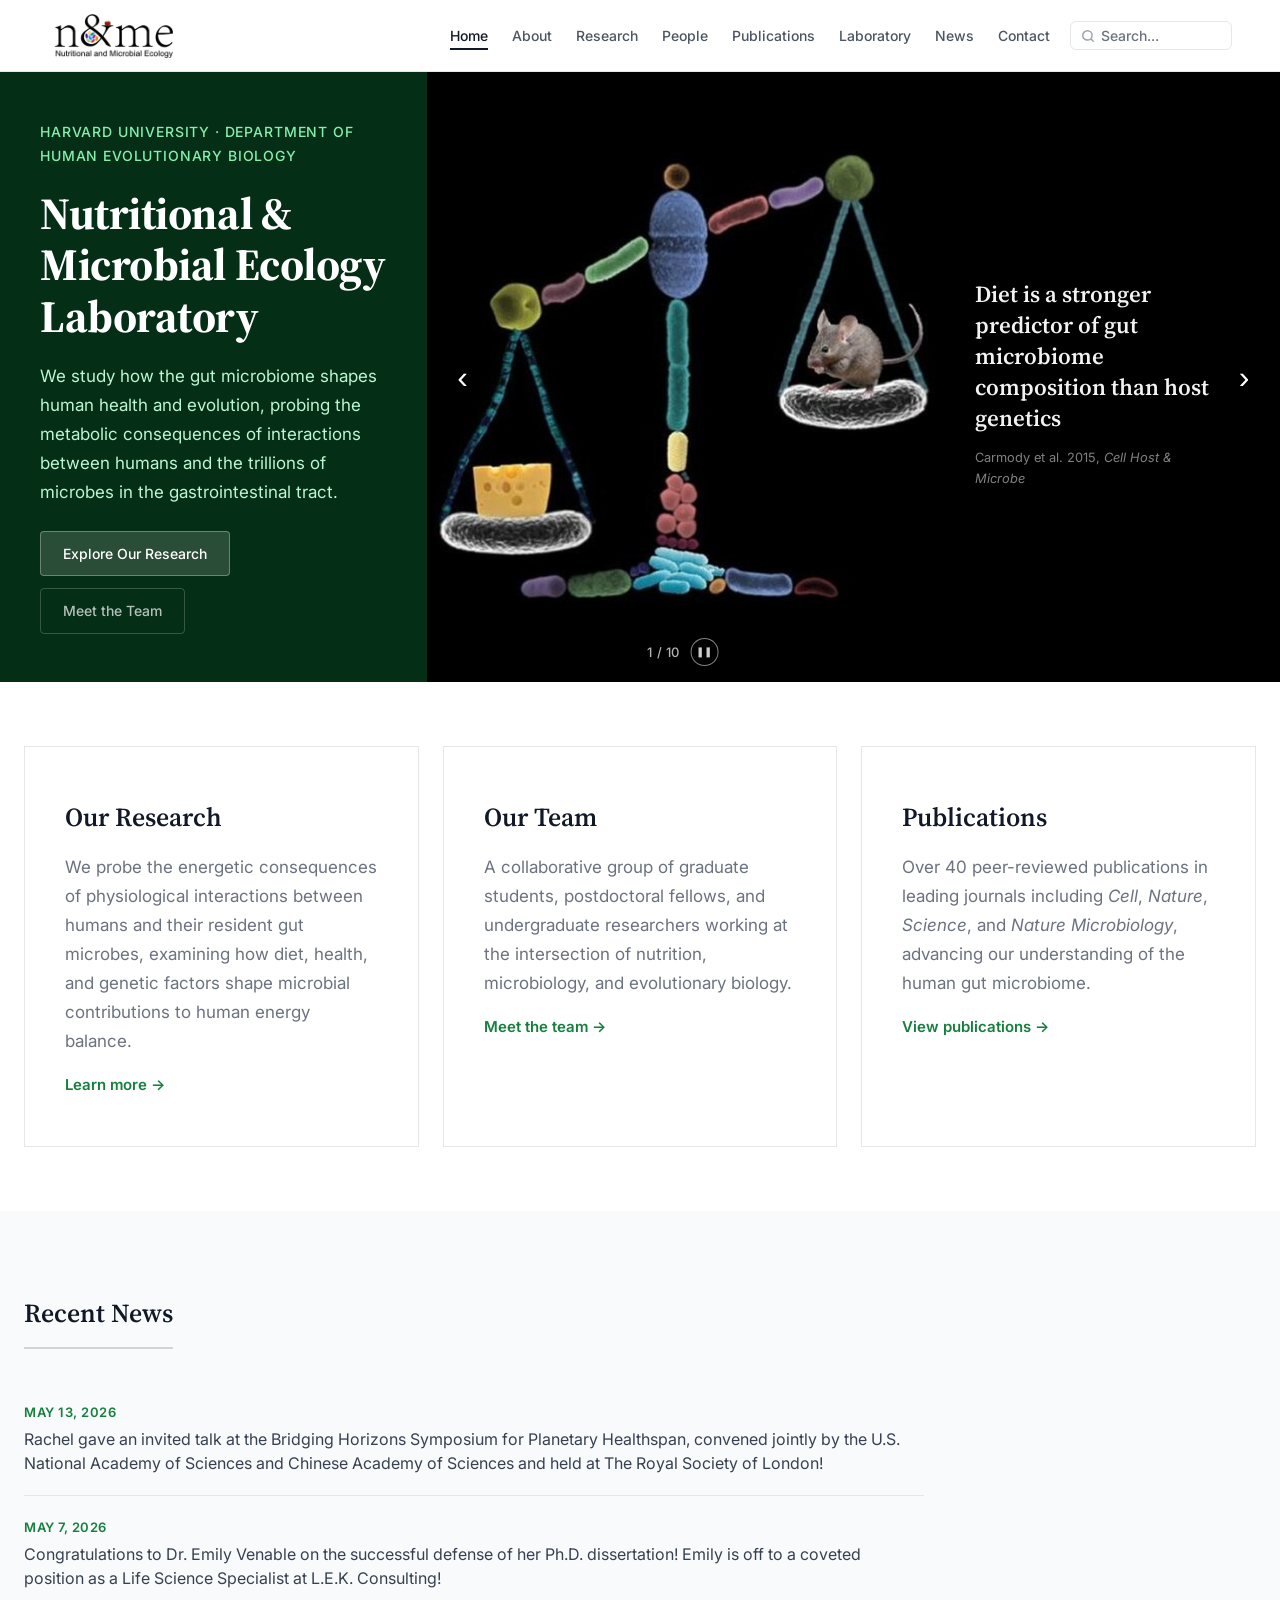
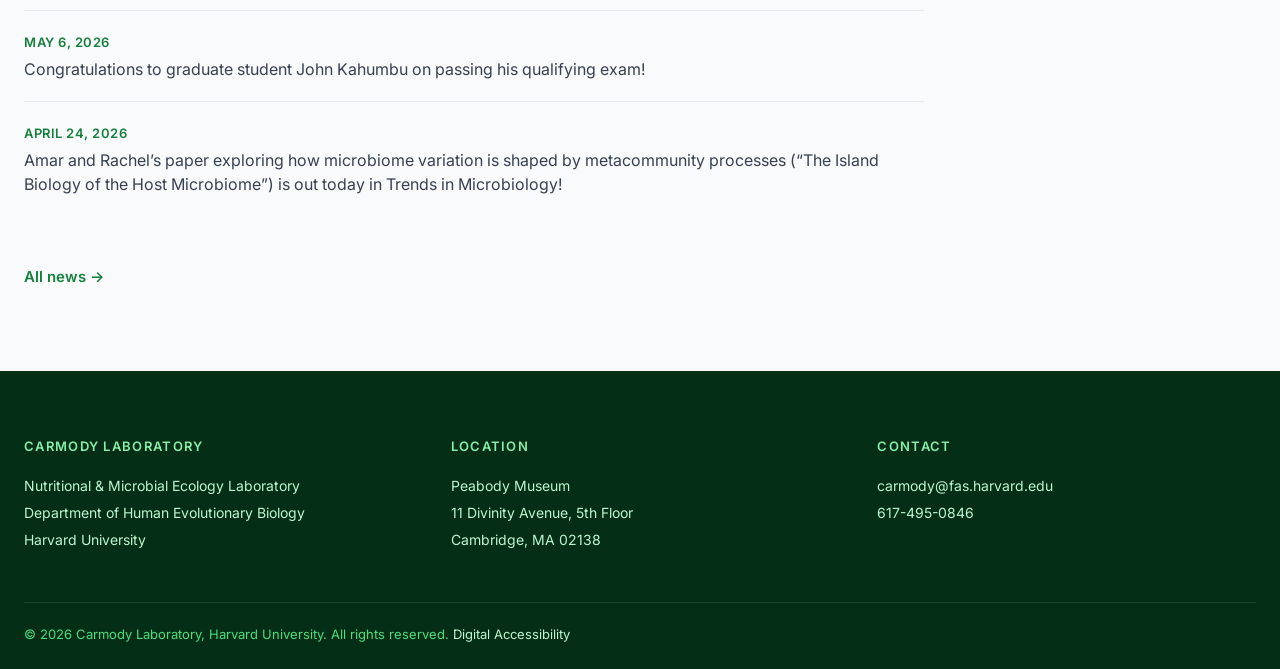
<file: index.html>
<!DOCTYPE html>
<html lang="en">
<head>
  <meta charset="UTF-8">
  <link rel="icon" type="image/x-icon" href="favicon.ico">
  <link rel="icon" type="image/png" sizes="32x32" href="favicon-32x32.png">
  <link rel="apple-touch-icon" sizes="180x180" href="apple-touch-icon.png">
  <meta name="viewport" content="width=device-width, initial-scale=1.0">
  <title>Carmody Laboratory | Nutritional &amp; Microbial Ecology Laboratory</title>
  <meta name="description" content="The Carmody Laboratory at Harvard University studies how the gut microbiome shapes human health and evolution.">
  <link rel="preconnect" href="https://fonts.googleapis.com">
  <link rel="preconnect" href="https://fonts.gstatic.com" crossorigin>
  <link href="https://fonts.googleapis.com/css2?family=Inter:wght@400;500;600&family=Source+Serif+4:ital,wght@0,400;0,600;0,700;1,400&display=swap" rel="stylesheet">
  <link rel="stylesheet" href="css/styles.css">
</head>
<body>
  <div id="site-nav"></div>

  <main id="main-content">
  <section class="hero">
    <div class="hero-sidecar">
      <div class="hero-text">
        <div class="hero-label">Harvard University &middot; Department of Human Evolutionary Biology</div>
        <h1>Nutritional &amp; Microbial Ecology Laboratory</h1>
        <p class="hero-description">We study how the gut microbiome shapes human health and evolution, probing the metabolic consequences of interactions between humans and the trillions of microbes in the gastrointestinal tract.</p>
        <div class="hero-cta">
          <a href="research.html" class="btn btn-primary">Explore Our Research</a>
          <a href="people.html" class="btn btn-outline">Meet the Team</a>
        </div>
      </div>
      <div class="hero-carousel">
        <div class="hero-slideshow">
          <div class="hero-slide active">
            <picture>
              <source media="(max-width: 768px)" srcset="images/slide1-mobile.jpg">
              <img src="images/slide1.jpg" alt="Carmody Laboratory research – diet dominates host genotype in shaping the gut microbiota">
            </picture>
          </div>
          <div class="hero-slide">
            <picture>
              <source media="(max-width: 768px)" srcset="images/slide2-mobile.jpg">
              <img src="images/slide2.jpg" alt="Carmody Laboratory research">
            </picture>
          </div>
          <div class="hero-slide">
            <picture>
              <source media="(max-width: 768px)" srcset="images/slide3-mobile.jpg">
              <img src="images/slide3.jpg" alt="Carmody Laboratory research">
            </picture>
          </div>
          <div class="hero-slide">
            <picture>
              <source media="(max-width: 768px)" srcset="images/slide4-mobile.jpg">
              <img src="images/slide4.jpg" alt="Carmody Laboratory research – cooking shapes the gut microbiome">
            </picture>
          </div>
          <div class="hero-slide">
            <picture>
              <source media="(max-width: 768px)" srcset="images/slide5-mobile.jpg">
              <img src="images/slide5.jpg" alt="Carmody Laboratory research">
            </picture>
          </div>
          <div class="hero-slide">
            <picture>
              <source media="(max-width: 768px)" srcset="images/slide6-mobile.jpg">
              <img src="images/slide6.jpg" alt="Carmody Laboratory research">
            </picture>
          </div>
          <div class="hero-slide">
            <picture>
              <source media="(max-width: 768px)" srcset="images/slide7-mobile.jpg">
              <img src="images/slide7.jpg" alt="Carmody Laboratory research – early-life antibiotics and adult adiposity">
            </picture>
          </div>
          <div class="hero-slide">
            <picture>
              <source media="(max-width: 768px)" srcset="images/slide8-mobile.jpg">
              <img src="images/slide8.jpg" alt="Carmody Laboratory research – dietary preservatives alter the microbiome">
            </picture>
          </div>
          <div class="hero-slide">
            <picture>
              <source media="(max-width: 768px)" srcset="images/slide9-mobile.jpg">
              <img src="images/slide9.jpg" alt="Carmody Laboratory research – socially transmissible gut microbes">
            </picture>
          </div>
          <div class="hero-slide">
            <picture>
              <source media="(max-width: 768px)" srcset="images/slide10-mobile.jpg">
              <img src="images/slide10.jpg" alt="Carmody Laboratory research – diet-microbiome-brain axis">
            </picture>
          </div>
        </div>
        <button class="hero-arrow hero-arrow-prev" aria-label="Previous slide">&#8249;</button>
        <button class="hero-arrow hero-arrow-next" aria-label="Next slide">&#8250;</button>
        <div class="hero-controls" role="group" aria-label="Slide navigation">
          <span class="hero-counter" id="hero-counter" aria-live="polite">1 / 10</span>
          <button class="hero-pause" id="hero-pause" aria-label="Pause slideshow">&#10074;&#10074;</button>
        </div>
        <div class="slide-caption" aria-live="polite" aria-atomic="true">
          <p class="slide-label"></p>
          <p class="slide-finding" id="slide-finding"></p>
          <p class="slide-citation" id="slide-citation"></p>
        </div>
      </div>
    </div>
  </section>

  <section class="highlights-section">
    <div class="highlights">
      <a href="research.html" class="highlight-card">
        <h2>Our Research</h2>
        <p>We probe the energetic consequences of physiological interactions between humans and their resident gut microbes, examining how diet, health, and genetic factors shape microbial contributions to human energy balance.</p>
        <span class="card-link">Learn more &rarr;</span>
      </a>
      <a href="people.html" class="highlight-card">
        <h2>Our Team</h2>
        <p>A collaborative group of graduate students, postdoctoral fellows, and undergraduate researchers working at the intersection of nutrition, microbiology, and evolutionary biology.</p>
        <span class="card-link">Meet the team &rarr;</span>
      </a>
      <a href="publications.html" class="highlight-card">
        <h2>Publications</h2>
        <p>Over 40 peer-reviewed publications in leading journals including <em>Cell</em>, <em>Nature</em>, <em>Science</em>, and <em>Nature Microbiology</em>, advancing our understanding of the human gut microbiome.</p>
        <span class="card-link">View publications &rarr;</span>
      </a>
    </div>
  </section>

  <section class="section section-alt">
    <div class="container">
      <h2 class="section-title">Recent News</h2>
      <div class="recent-news-list">
        <div class="recent-news-item">
          <div class="recent-news-date">May 13, 2026</div>
          <div class="recent-news-text">Rachel gave an invited talk at the Bridging Horizons Symposium for Planetary Healthspan, convened jointly by the U.S. National Academy of Sciences and Chinese Academy of Sciences and held at The Royal Society of London!</div>
        </div>
        <div class="recent-news-item">
          <div class="recent-news-date">May 7, 2026</div>
          <div class="recent-news-text">Congratulations to Dr. Emily Venable on the successful defense of her Ph.D. dissertation! Emily is off to a coveted position as a Life Science Specialist at L.E.K. Consulting!</div>
        </div>
        <div class="recent-news-item">
          <div class="recent-news-date">May 6, 2026</div>
          <div class="recent-news-text">Congratulations to graduate student John Kahumbu on passing his qualifying exam!</div>
        </div>
        <div class="recent-news-item">
          <div class="recent-news-date">April 24, 2026</div>
          <div class="recent-news-text">Amar and Rachel&rsquo;s paper exploring how microbiome variation is shaped by metacommunity processes (&ldquo;The Island Biology of the Host Microbiome&rdquo;) is out today in Trends in Microbiology!</div>
        </div>
      </div>
      <div style="margin-top: 32px;">
        <a href="news.html" class="card-link">All news &rarr;</a>
      </div>
    </div>
  </section>

  </main>
  <div id="site-footer"></div>
  <script src="js/main.js"></script>
</body>
</html>
</file>
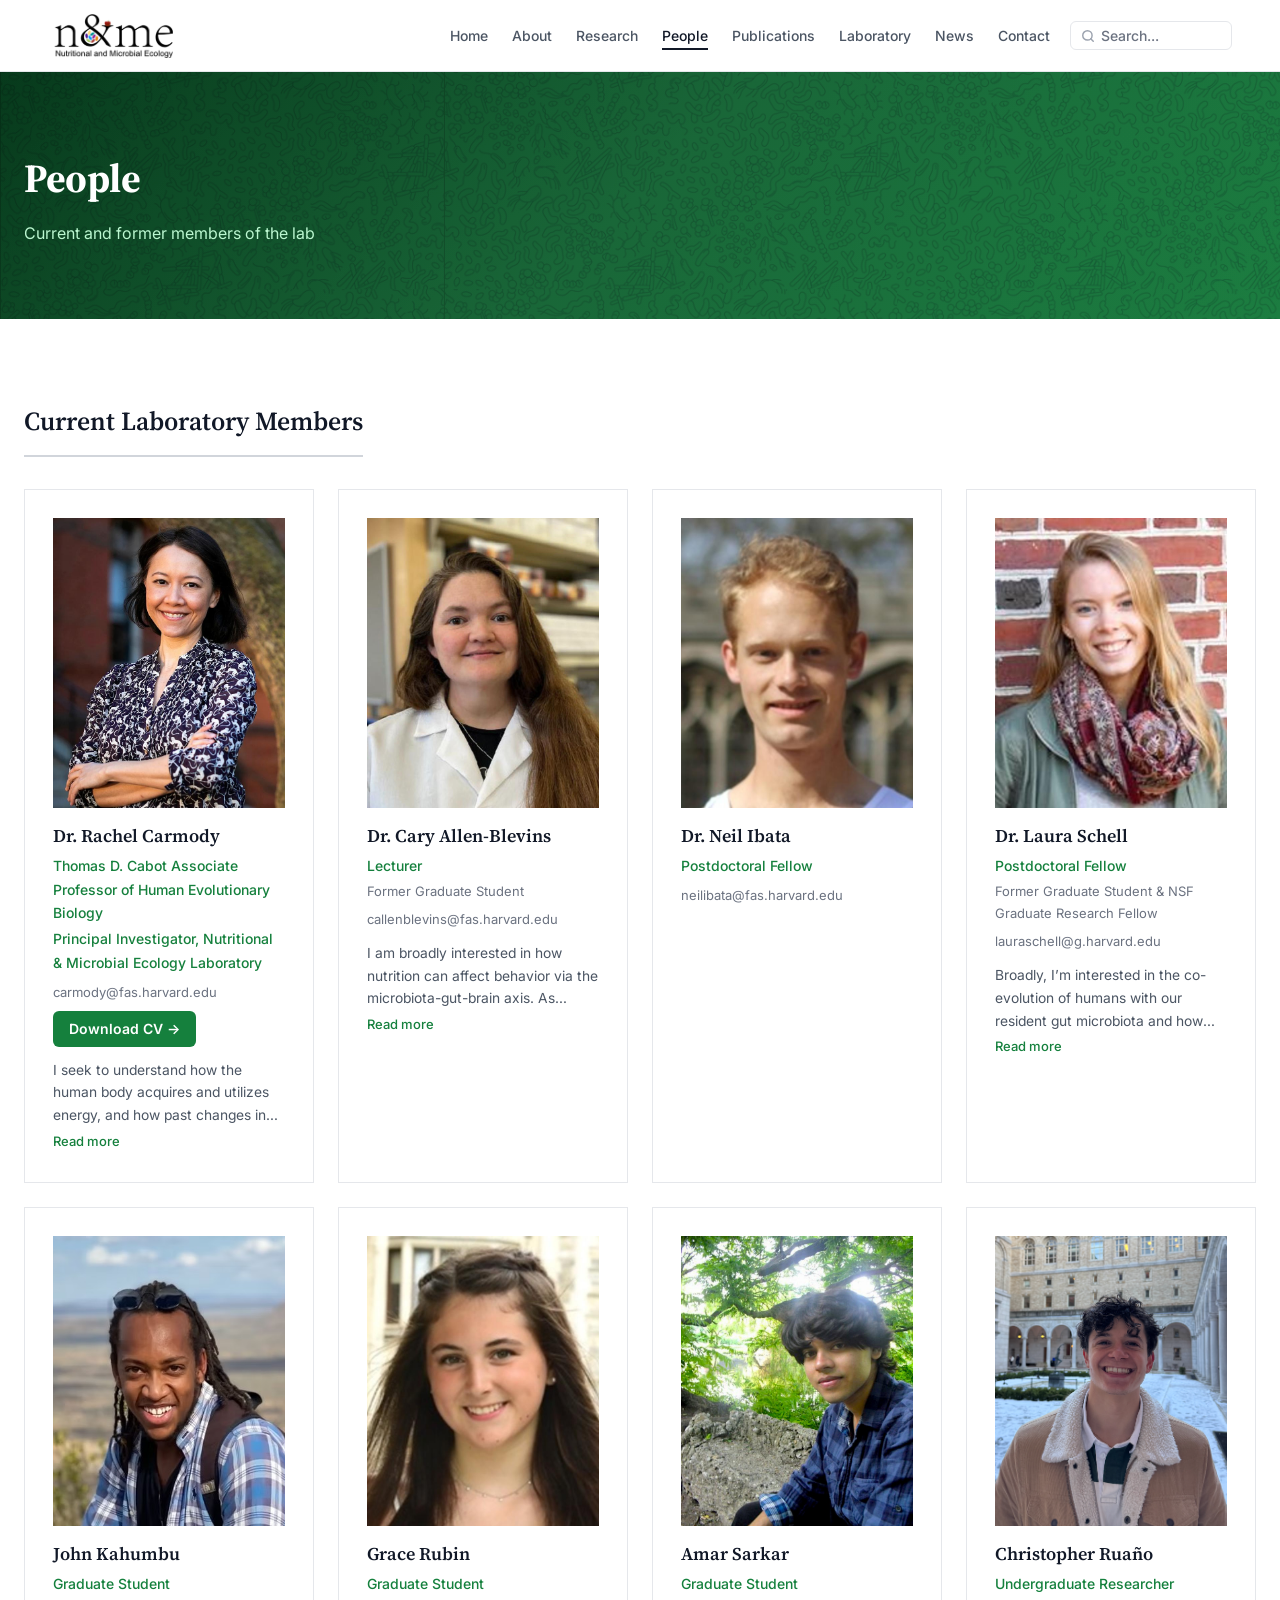
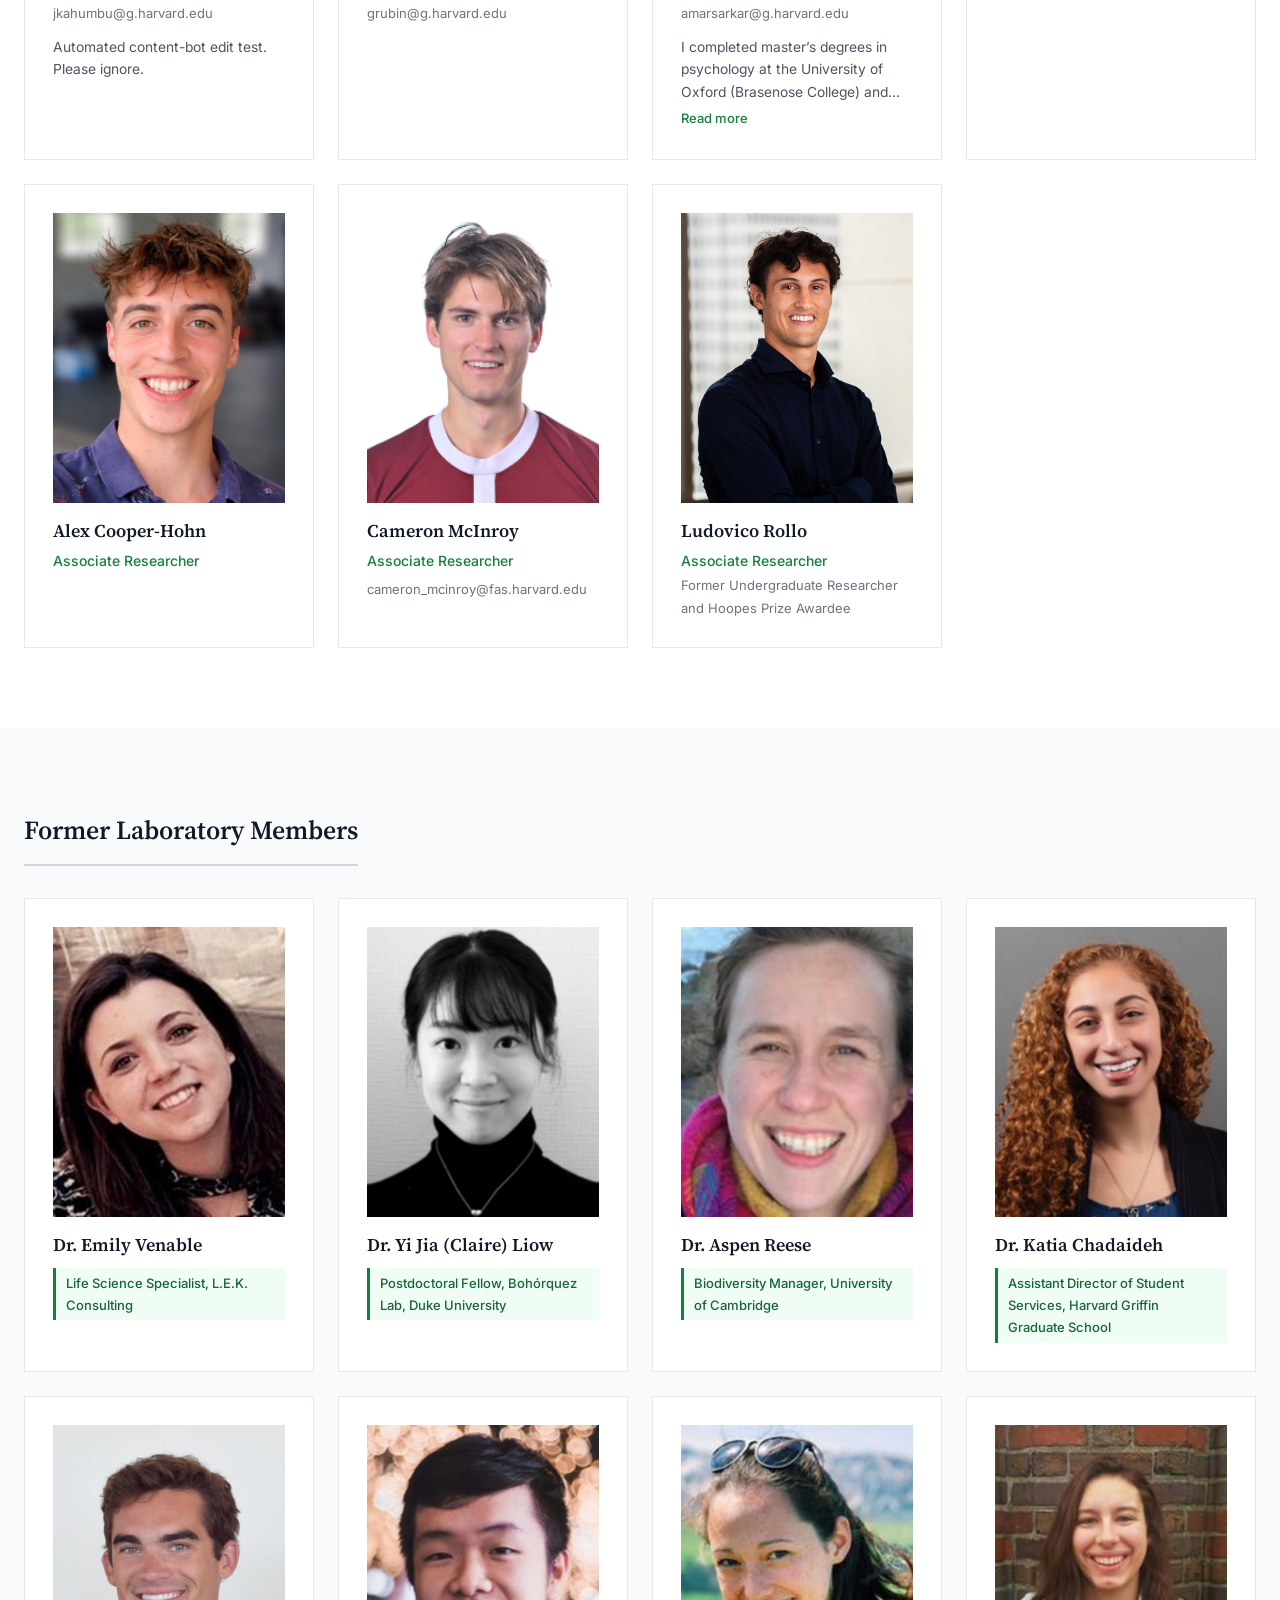
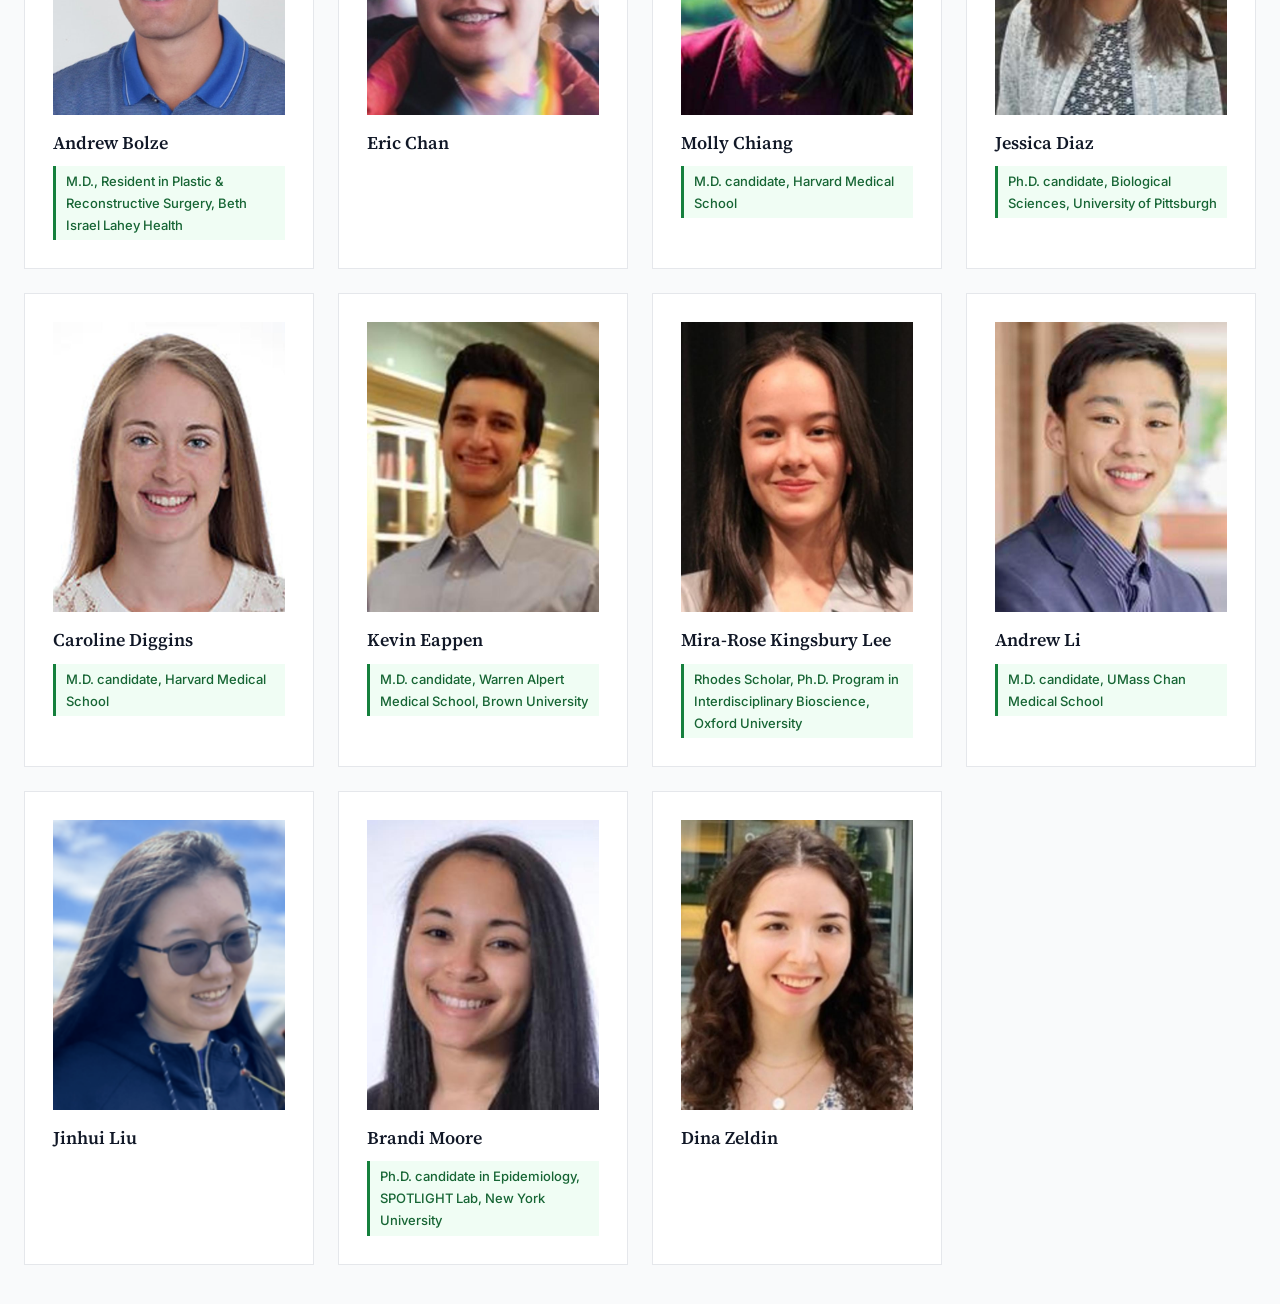
<file: people/rachel-carmody/index.html>
<!DOCTYPE html>
<html lang="en">
<head>
  <meta charset="UTF-8">
  <link rel="icon" type="image/x-icon" href="../../favicon.ico">
  <link rel="icon" type="image/png" sizes="32x32" href="../../favicon-32x32.png">
  <link rel="apple-touch-icon" sizes="180x180" href="../../apple-touch-icon.png">
  <meta http-equiv="refresh" content="0; url=../../people.html#rachel-carmody">
  <title>Rachel Carmody | Carmody Laboratory</title>
  <link rel="canonical" href="../../people.html">
</head>
<body>
  <p>Redirecting to <a href="../../people.html#rachel-carmody">People</a>...</p>
</body>
</html>
</file>
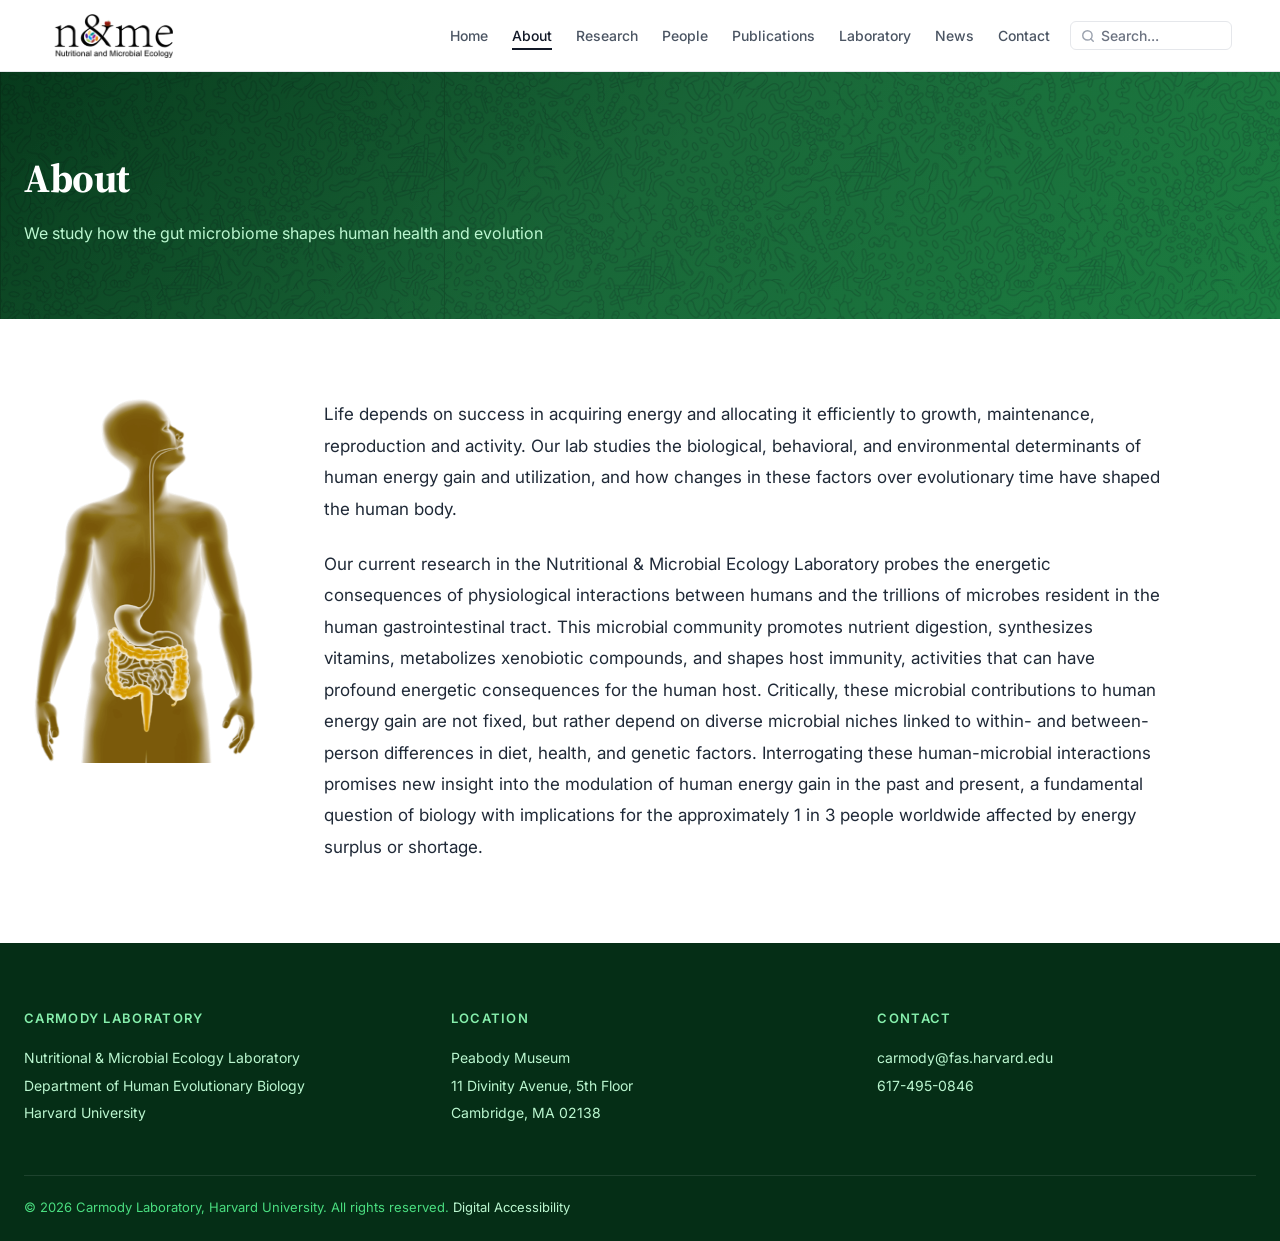
<file: about.html>
<!DOCTYPE html>
<html lang="en">
<head>
  <meta charset="UTF-8">
  <link rel="icon" type="image/x-icon" href="favicon.ico">
  <link rel="icon" type="image/png" sizes="32x32" href="favicon-32x32.png">
  <link rel="apple-touch-icon" sizes="180x180" href="apple-touch-icon.png">
  <meta name="viewport" content="width=device-width, initial-scale=1.0">
  <title>About | Carmody Laboratory</title>
  <meta name="description" content="Learn about the research mission of the Carmody Laboratory at Harvard University.">
  <link rel="preconnect" href="https://fonts.googleapis.com">
  <link rel="preconnect" href="https://fonts.gstatic.com" crossorigin>
  <link href="https://fonts.googleapis.com/css2?family=Inter:wght@400;500;600&family=Source+Serif+4:ital,wght@0,400;0,600;0,700;1,400&display=swap" rel="stylesheet">
  <link rel="stylesheet" href="css/styles.css">
</head>
<body>
  <div id="site-nav"></div>

  <main id="main-content">
  <div class="page-header">
    <div class="container">
      <h1>About</h1>
      <p class="subtitle">We study how the gut microbiome shapes human health and evolution</p>
    </div>
  </div>

  <section class="section">
    <div class="container">
      <div class="about-layout">
        <div class="about-image-col">
          <img src="images/about/human_gut.png" alt="Human gut illustration" class="about-image">
        </div>
        <div class="prose">
          <p>Life depends on success in acquiring energy and allocating it efficiently to growth, maintenance, reproduction and activity. Our lab studies the biological, behavioral, and environmental determinants of human energy gain and utilization, and how changes in these factors over evolutionary time have shaped the human body.</p>
          <p>Our current research in the Nutritional &amp; Microbial Ecology Laboratory probes the energetic consequences of physiological interactions between humans and the trillions of microbes resident in the human gastrointestinal tract. This microbial community promotes nutrient digestion, synthesizes vitamins, metabolizes xenobiotic compounds, and shapes host immunity, activities that can have profound energetic consequences for the human host. Critically, these microbial contributions to human energy gain are not fixed, but rather depend on diverse microbial niches linked to within- and between-person differences in diet, health, and genetic factors. Interrogating these human-microbial interactions promises new insight into the modulation of human energy gain in the past and present, a fundamental question of biology with implications for the approximately 1 in 3 people worldwide affected by energy surplus or shortage.</p>
        </div>
      </div>
    </div>
  </section>

  </main>
  <div id="site-footer"></div>
  <script src="js/main.js"></script>
</body>
</html>
</file>
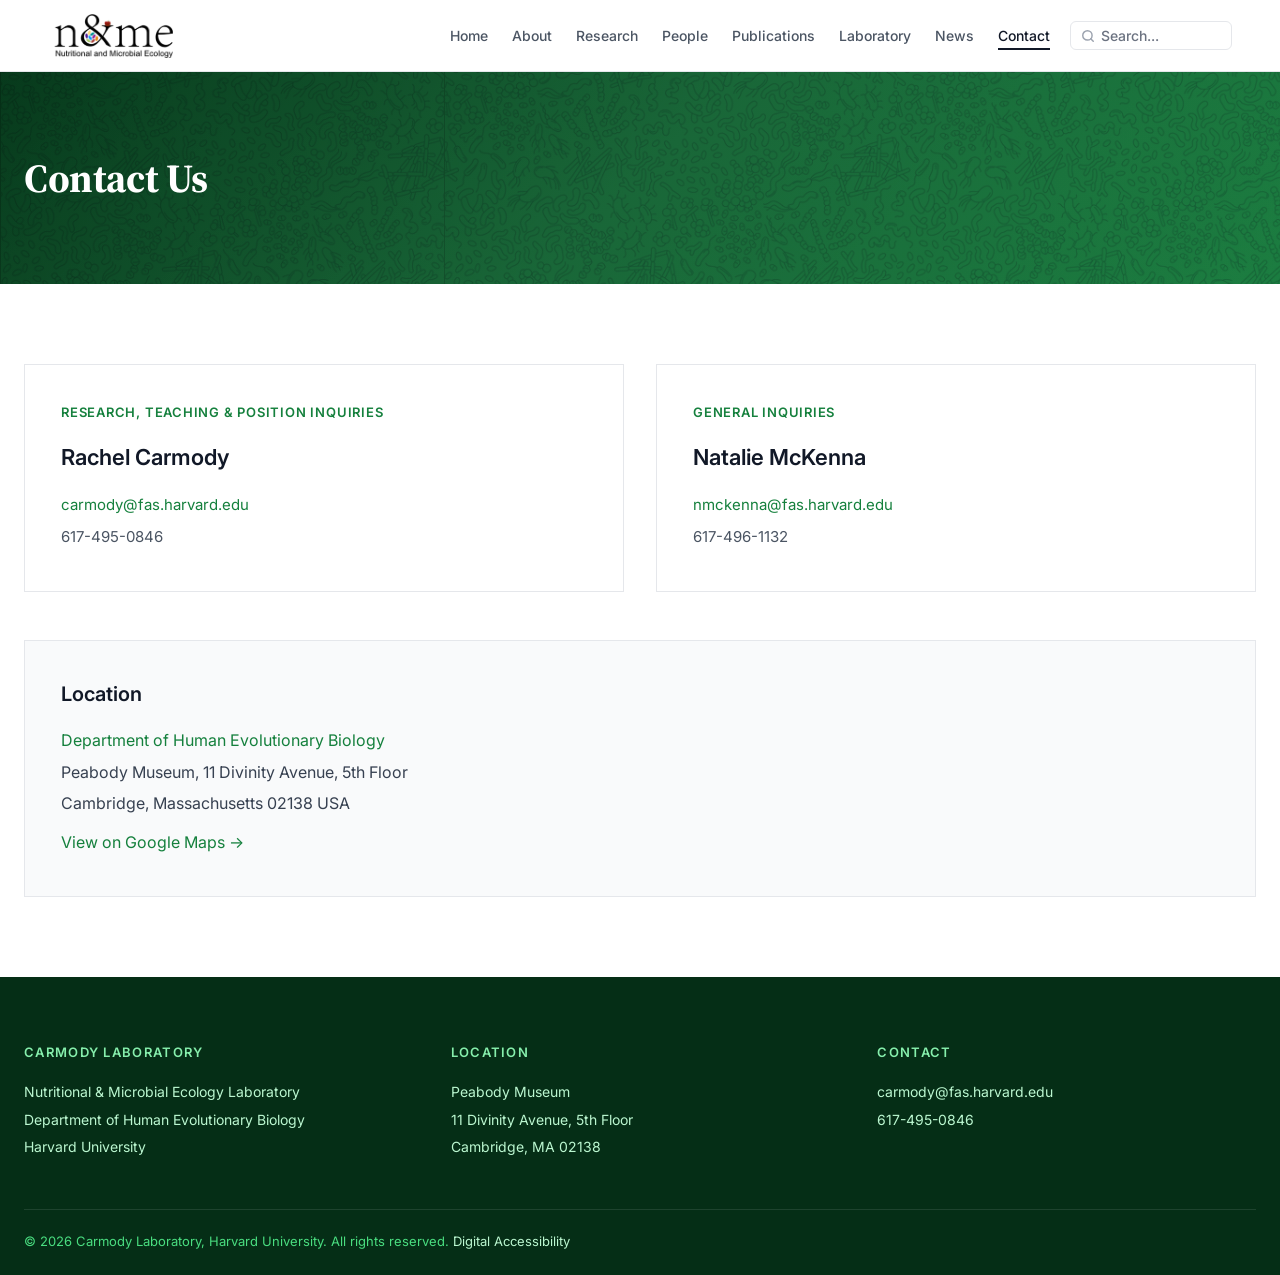
<file: contact.html>
<!DOCTYPE html>
<html lang="en">
<head>
  <meta charset="UTF-8">
  <link rel="icon" type="image/x-icon" href="favicon.ico">
  <link rel="icon" type="image/png" sizes="32x32" href="favicon-32x32.png">
  <link rel="apple-touch-icon" sizes="180x180" href="apple-touch-icon.png">
  <meta name="viewport" content="width=device-width, initial-scale=1.0">
  <title>Contact | Carmody Laboratory</title>
  <meta name="description" content="Contact the Carmody Laboratory at Harvard University.">
  <link rel="preconnect" href="https://fonts.googleapis.com">
  <link rel="preconnect" href="https://fonts.gstatic.com" crossorigin>
  <link href="https://fonts.googleapis.com/css2?family=Inter:wght@400;500;600&family=Source+Serif+4:ital,wght@0,400;0,600;0,700;1,400&display=swap" rel="stylesheet">
  <link rel="stylesheet" href="css/styles.css">
</head>
<body>
  <div id="site-nav"></div>

  <main id="main-content">
  <div class="page-header">
    <div class="container">
      <h1>Contact Us</h1>
    </div>
  </div>

  <section class="section">
    <div class="container">
      <div class="contact-grid">
        <div class="contact-card">
          <div class="contact-card-label">Research, Teaching &amp; Position Inquiries</div>
          <h2>Rachel Carmody</h2>
          <p><a href="mailto:carmody@fas.harvard.edu">carmody@fas.harvard.edu</a></p>
          <p>617-495-0846</p>
        </div>
        <div class="contact-card">
          <div class="contact-card-label">General Inquiries</div>
          <h2>Natalie McKenna</h2>
          <p><a href="mailto:nmckenna@fas.harvard.edu">nmckenna@fas.harvard.edu</a></p>
          <p>617-496-1132</p>
        </div>
      </div>

      <div class="address-section">
        <h2>Location</h2>
        <p><a href="https://heb.fas.harvard.edu" target="_blank" rel="noopener">Department of Human Evolutionary Biology</a></p>
        <p>Peabody Museum, 11 Divinity Avenue, 5th Floor</p>
        <p>Cambridge, Massachusetts 02138 USA</p>
        <p style="margin-top: 12px;"><a href="https://maps.google.com/?q=11+Divinity+Avenue+Cambridge+MA+02138" target="_blank" rel="noopener">View on Google Maps &rarr;</a></p>
      </div>
    </div>
  </section>

  </main>
  <div id="site-footer"></div>
  <script src="js/main.js"></script>
</body>
</html>
</file>
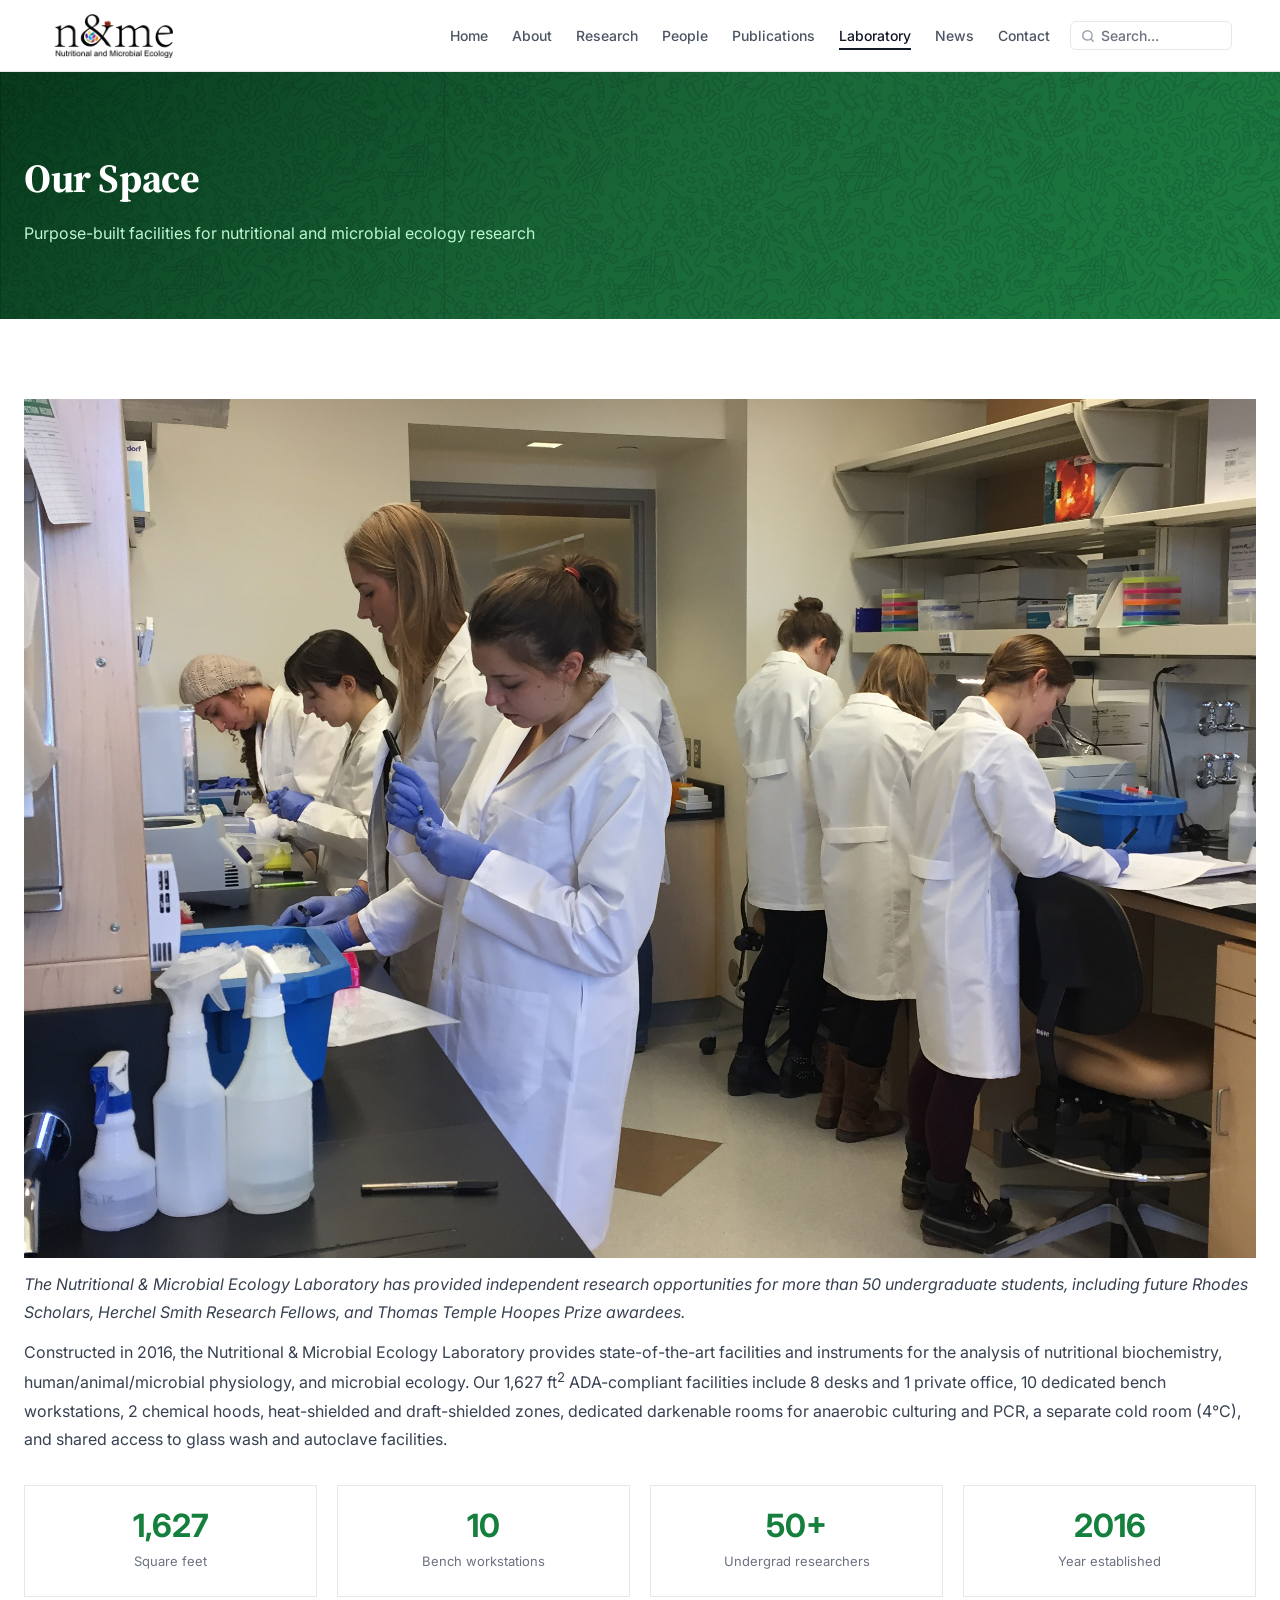
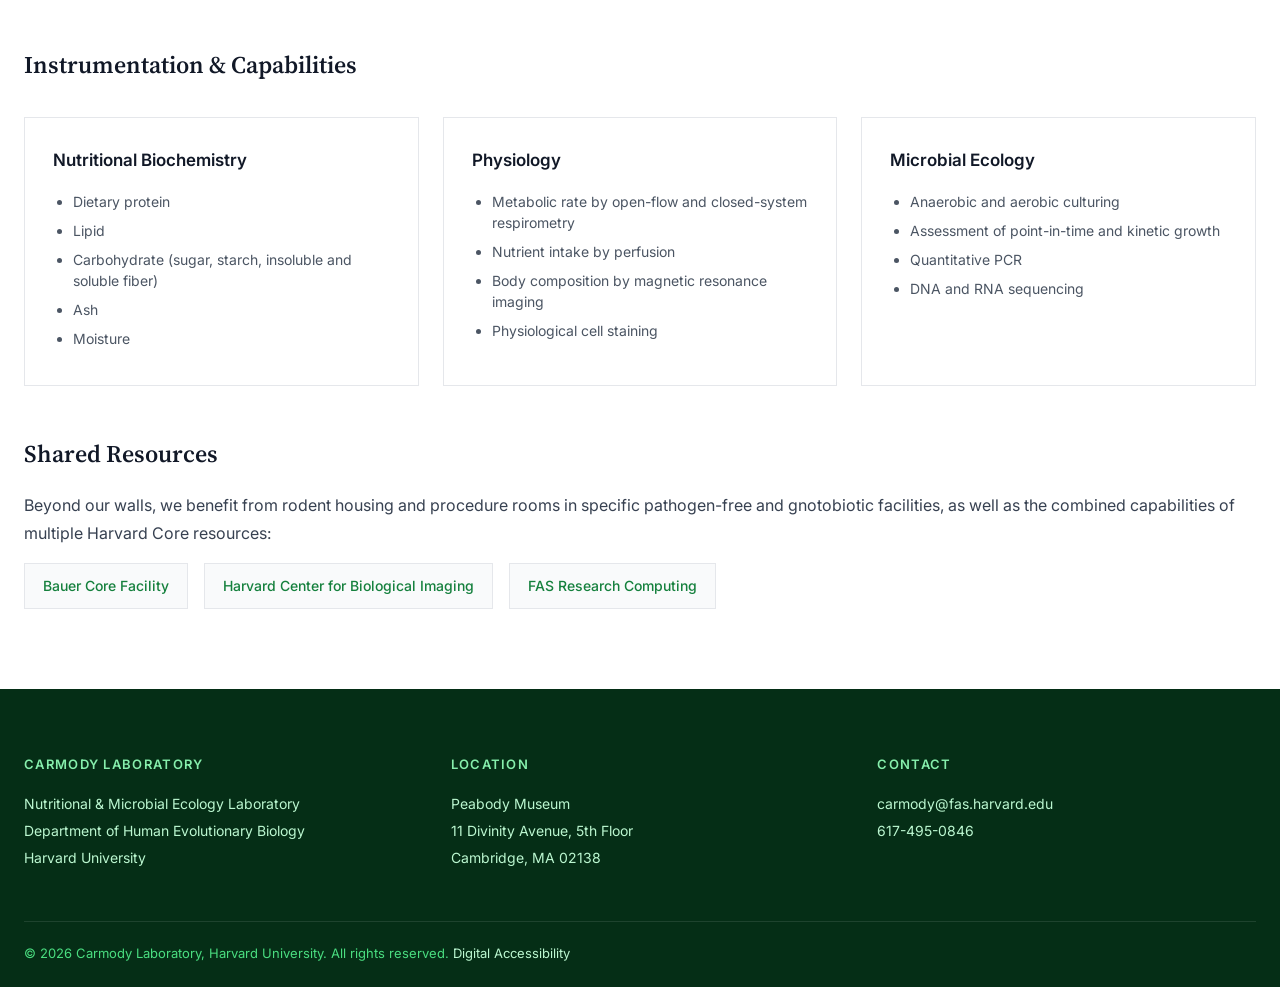
<file: laboratory.html>
<!DOCTYPE html>
<html lang="en">
<head>
  <meta charset="UTF-8">
  <link rel="icon" type="image/x-icon" href="favicon.ico">
  <link rel="icon" type="image/png" sizes="32x32" href="favicon-32x32.png">
  <link rel="apple-touch-icon" sizes="180x180" href="apple-touch-icon.png">
  <meta name="viewport" content="width=device-width, initial-scale=1.0">
  <title>Laboratory | Carmody Laboratory</title>
  <meta name="description" content="The Carmody Laboratory facilities in the Peabody Museum at Harvard University.">
  <link rel="preconnect" href="https://fonts.googleapis.com">
  <link rel="preconnect" href="https://fonts.gstatic.com" crossorigin>
  <link href="https://fonts.googleapis.com/css2?family=Inter:wght@400;500;600&family=Source+Serif+4:ital,wght@0,400;0,600;0,700;1,400&display=swap" rel="stylesheet">
  <link rel="stylesheet" href="css/styles.css">
</head>
<body>
  <div id="site-nav"></div>

  <main id="main-content">
  <div class="page-header">
    <div class="container">
      <h1>Our Space</h1>
      <p class="subtitle">Purpose-built facilities for nutritional and microbial ecology research</p>
    </div>
  </div>

  <section class="section">
    <div class="container">
      <div class="lab-section">
        <img src="images/lab/lab-space.jpg" alt="The Nutritional and Microbial Ecology Laboratory" class="lab-photo">
        <p class="lab-photo-caption">The Nutritional &amp; Microbial Ecology Laboratory has provided independent research opportunities for more than 50 undergraduate students, including future Rhodes Scholars, Herchel Smith Research Fellows, and Thomas Temple Hoopes Prize awardees.</p>

        <p>Constructed in 2016, the Nutritional &amp; Microbial Ecology Laboratory provides state-of-the-art facilities and instruments for the analysis of nutritional biochemistry, human/animal/microbial physiology, and microbial ecology. Our 1,627 ft<sup>2</sup> ADA-compliant facilities include 8 desks and 1 private office, 10 dedicated bench workstations, 2 chemical hoods, heat-shielded and draft-shielded zones, dedicated darkenable rooms for anaerobic culturing and PCR, a separate cold room (4&deg;C), and shared access to glass wash and autoclave facilities.</p>

        <div class="lab-stats">
          <div class="lab-stat">
            <div class="lab-stat-number">1,627</div>
            <div class="lab-stat-label">Square feet</div>
          </div>
          <div class="lab-stat">
            <div class="lab-stat-number">10</div>
            <div class="lab-stat-label">Bench workstations</div>
          </div>
          <div class="lab-stat">
            <div class="lab-stat-number">50+</div>
            <div class="lab-stat-label">Undergrad researchers</div>
          </div>
          <div class="lab-stat">
            <div class="lab-stat-number">2016</div>
            <div class="lab-stat-label">Year established</div>
          </div>
        </div>
      </div>

      <div class="lab-section">
        <h2>Instrumentation &amp; Capabilities</h2>
        <div class="capabilities-grid">
          <div class="capability-card">
            <h3>Nutritional Biochemistry</h3>
            <ul>
              <li>Dietary protein</li>
              <li>Lipid</li>
              <li>Carbohydrate (sugar, starch, insoluble and soluble fiber)</li>
              <li>Ash</li>
              <li>Moisture</li>
            </ul>
          </div>
          <div class="capability-card">
            <h3>Physiology</h3>
            <ul>
              <li>Metabolic rate by open-flow and closed-system respirometry</li>
              <li>Nutrient intake by perfusion</li>
              <li>Body composition by magnetic resonance imaging</li>
              <li>Physiological cell staining</li>
            </ul>
          </div>
          <div class="capability-card">
            <h3>Microbial Ecology</h3>
            <ul>
              <li>Anaerobic and aerobic culturing</li>
              <li>Assessment of point-in-time and kinetic growth</li>
              <li>Quantitative PCR</li>
              <li>DNA and RNA sequencing</li>
            </ul>
          </div>
        </div>
      </div>

      <div class="lab-section">
        <h2>Shared Resources</h2>
        <p>Beyond our walls, we benefit from rodent housing and procedure rooms in specific pathogen-free and gnotobiotic facilities, as well as the combined capabilities of multiple Harvard Core resources:</p>
        <div class="resource-links" style="margin-top: 16px;">
          <a href="https://bauercore.fas.harvard.edu" target="_blank" rel="noopener" class="resource-link">Bauer Core Facility</a>
          <a href="https://hcbi.fas.harvard.edu" target="_blank" rel="noopener" class="resource-link">Harvard Center for Biological Imaging</a>
          <a href="https://rc.fas.harvard.edu" target="_blank" rel="noopener" class="resource-link">FAS Research Computing</a>
        </div>
      </div>
    </div>
  </section>

  </main>
  <div id="site-footer"></div>
  <script src="js/main.js"></script>
</body>
</html>
</file>
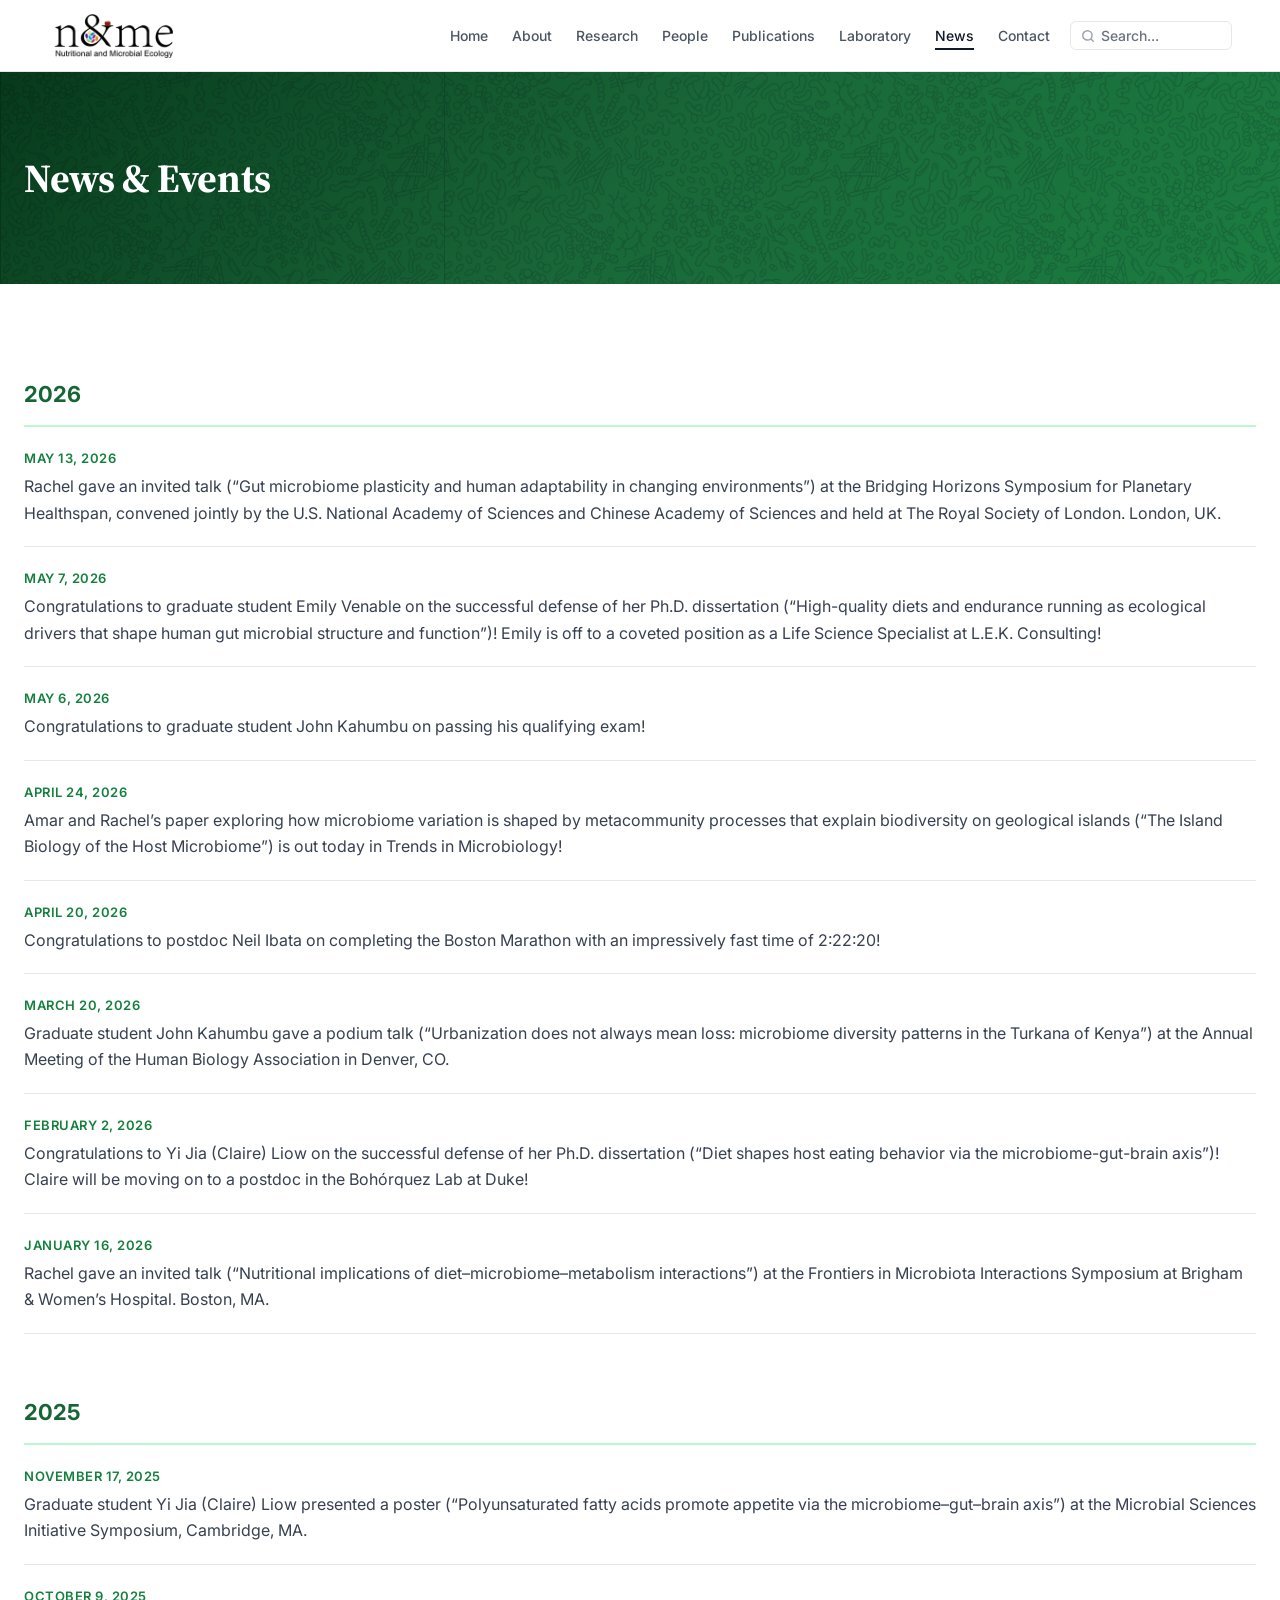
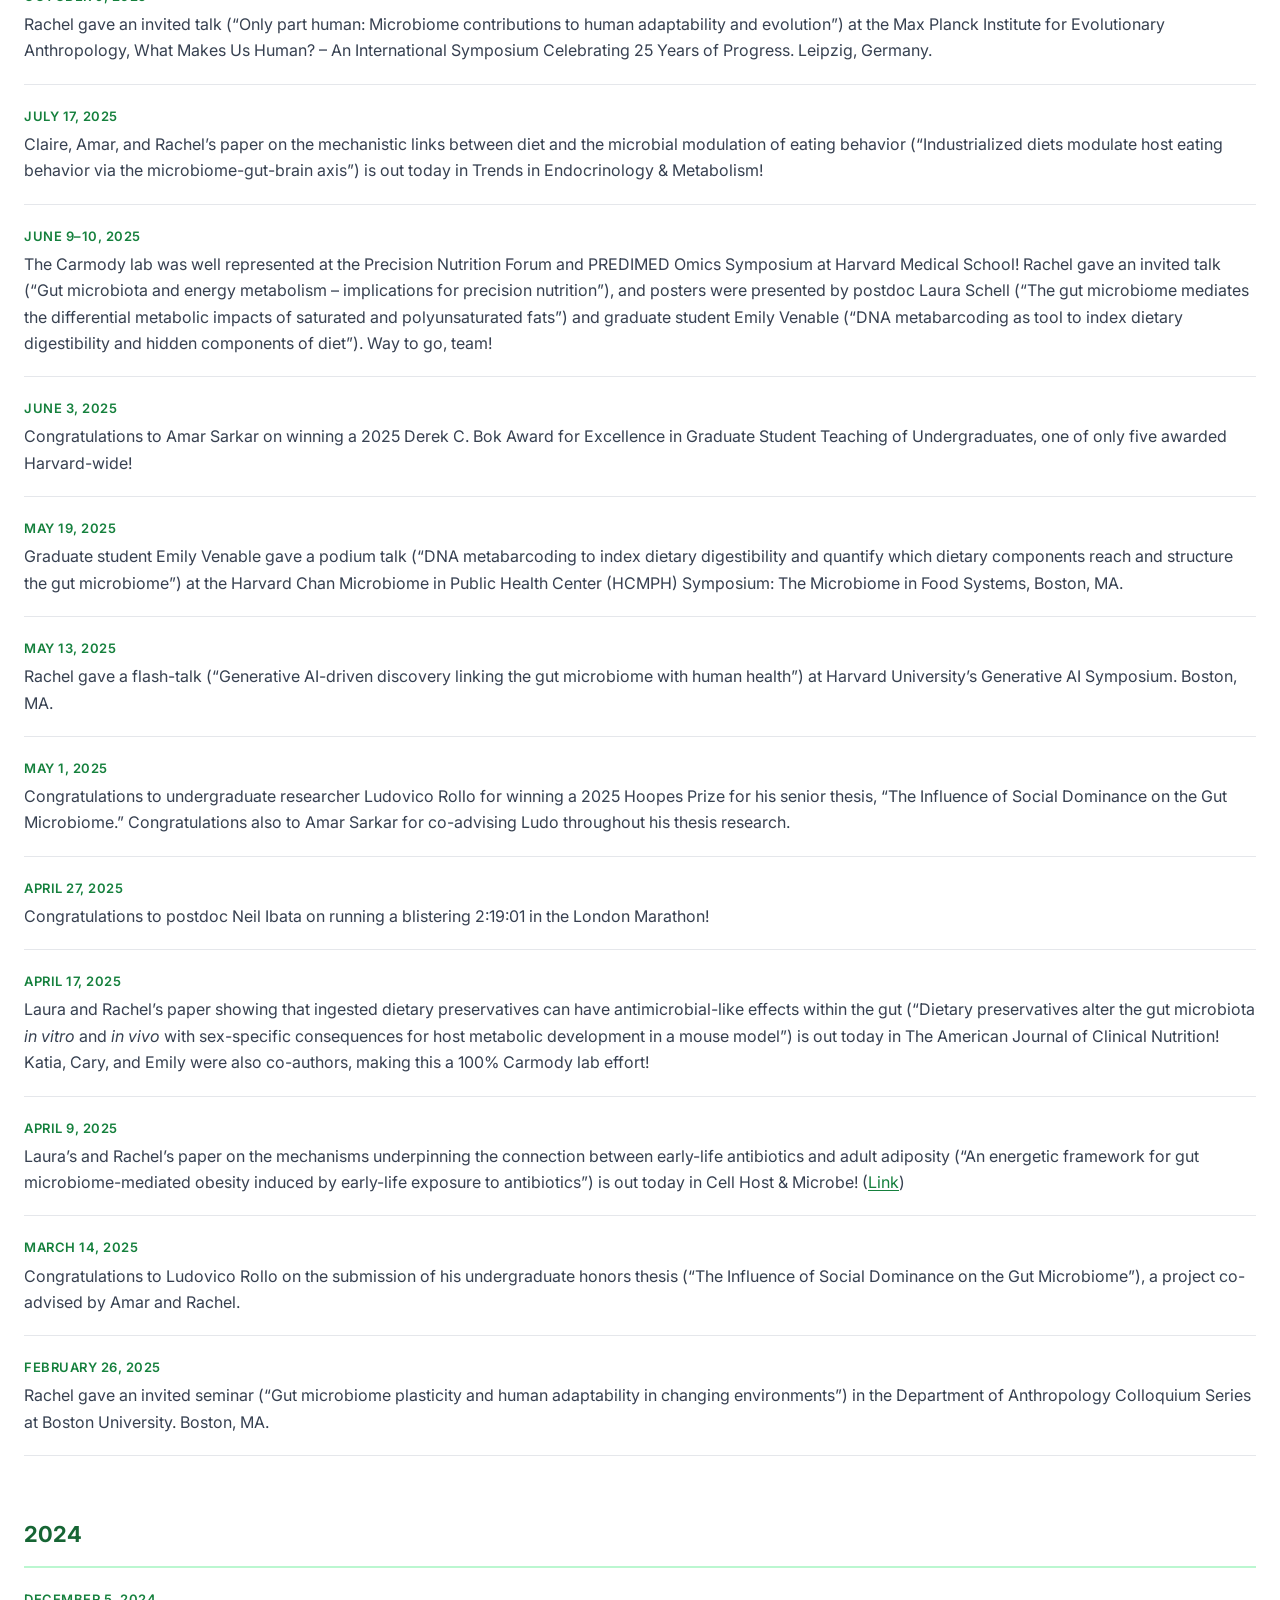
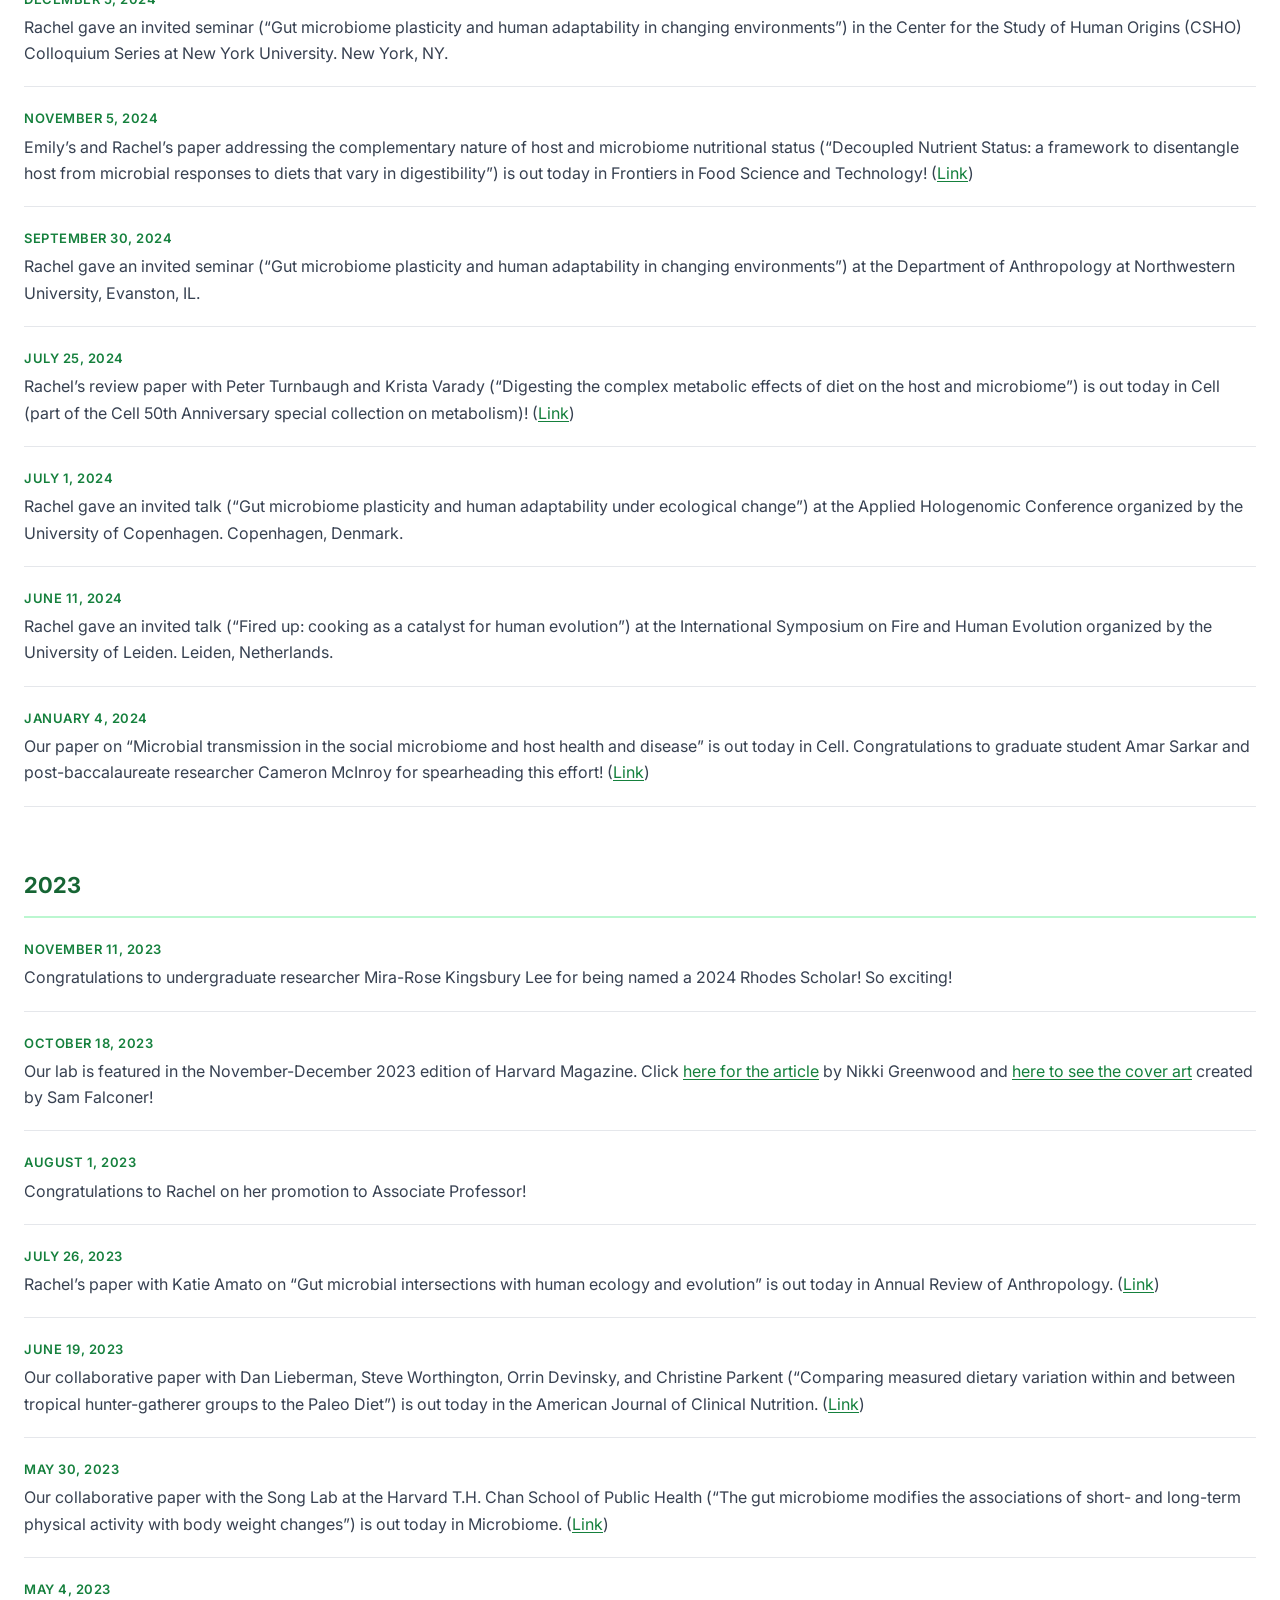
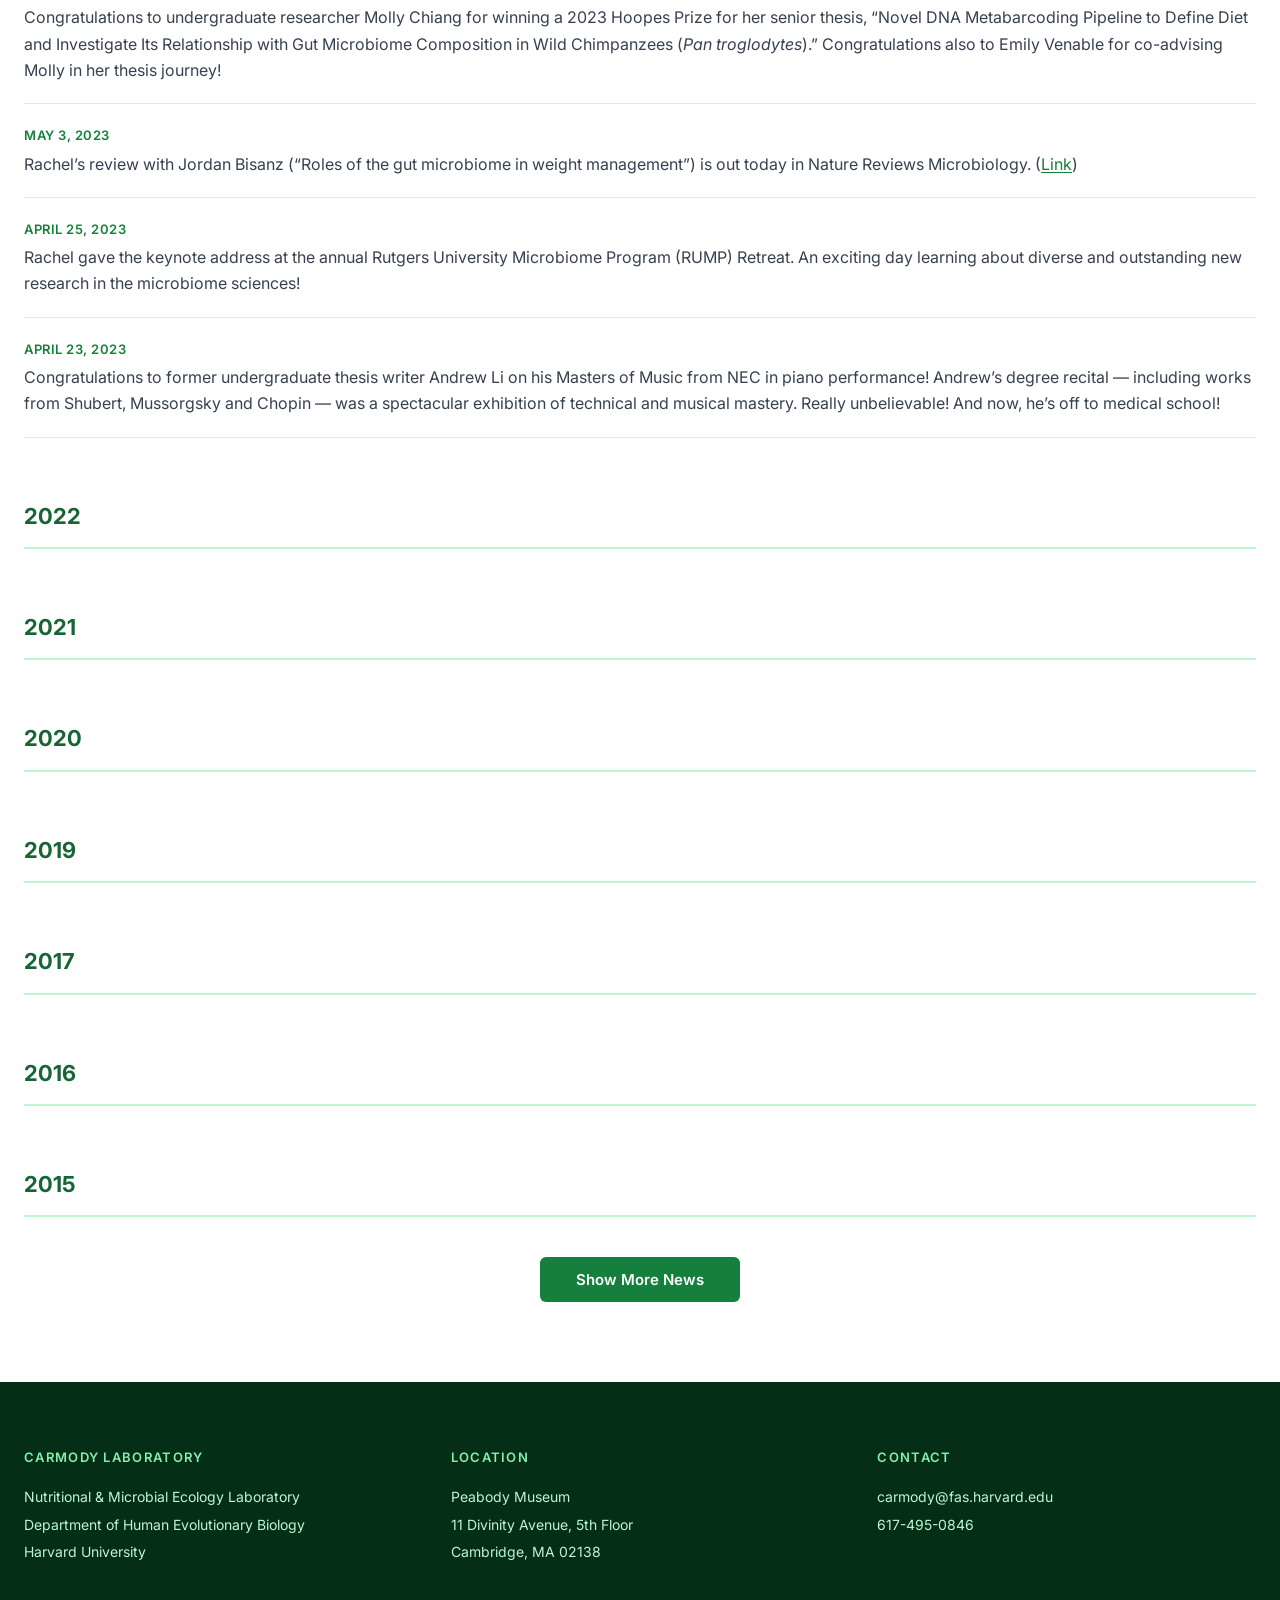
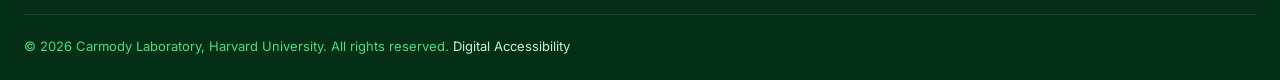
<file: news.html>
<!DOCTYPE html>
<html lang="en">
<head>
  <meta charset="UTF-8">
  <link rel="icon" type="image/x-icon" href="favicon.ico">
  <link rel="icon" type="image/png" sizes="32x32" href="favicon-32x32.png">
  <link rel="apple-touch-icon" sizes="180x180" href="apple-touch-icon.png">
  <meta name="viewport" content="width=device-width, initial-scale=1.0">
  <title>News &amp; Events | Carmody Laboratory</title>
  <meta name="description" content="News and events from the Carmody Laboratory at Harvard University.">
  <link rel="preconnect" href="https://fonts.googleapis.com">
  <link rel="preconnect" href="https://fonts.gstatic.com" crossorigin>
  <link href="https://fonts.googleapis.com/css2?family=Inter:wght@400;500;600&family=Source+Serif+4:ital,wght@0,400;0,600;0,700;1,400&display=swap" rel="stylesheet">
  <link rel="stylesheet" href="css/styles.css">
</head>
<body>
  <div id="site-nav"></div>

  <main id="main-content">
  <div class="page-header">
    <div class="container">
      <h1>News &amp; Events</h1>
    </div>
  </div>

  <section class="section">
    <div class="container">

      <!-- 2026 -->
      <h2 class="news-year-header">2026</h2>

      <div class="news-item">
        <div class="news-date">May 13, 2026</div>
        <div class="news-text">Rachel gave an invited talk (&ldquo;Gut microbiome plasticity and human adaptability in changing environments&rdquo;) at the Bridging Horizons Symposium for Planetary Healthspan, convened jointly by the U.S. National Academy of Sciences and Chinese Academy of Sciences and held at The Royal Society of London. London, UK.</div>
      </div>

      <div class="news-item">
        <div class="news-date">May 7, 2026</div>
        <div class="news-text">Congratulations to graduate student Emily Venable on the successful defense of her Ph.D. dissertation (&ldquo;High-quality diets and endurance running as ecological drivers that shape human gut microbial structure and function&rdquo;)! Emily is off to a coveted position as a Life Science Specialist at L.E.K. Consulting!</div>
      </div>

      <div class="news-item">
        <div class="news-date">May 6, 2026</div>
        <div class="news-text">Congratulations to graduate student John Kahumbu on passing his qualifying exam!</div>
      </div>

      <div class="news-item">
        <div class="news-date">April 24, 2026</div>
        <div class="news-text">Amar and Rachel&rsquo;s paper exploring how microbiome variation is shaped by metacommunity processes that explain biodiversity on geological islands (&ldquo;The Island Biology of the Host Microbiome&rdquo;) is out today in Trends in Microbiology!</div>
      </div>

      <div class="news-item">
        <div class="news-date">April 20, 2026</div>
        <div class="news-text">Congratulations to postdoc Neil Ibata on completing the Boston Marathon with an impressively fast time of 2:22:20!</div>
      </div>

      <div class="news-item">
        <div class="news-date">March 20, 2026</div>
        <div class="news-text">Graduate student John Kahumbu gave a podium talk (&ldquo;Urbanization does not always mean loss: microbiome diversity patterns in the Turkana of Kenya&rdquo;) at the Annual Meeting of the Human Biology Association in Denver, CO.</div>
      </div>

      <div class="news-item">
        <div class="news-date">February 2, 2026</div>
        <div class="news-text">Congratulations to Yi Jia (Claire) Liow on the successful defense of her Ph.D. dissertation (&ldquo;Diet shapes host eating behavior via the microbiome-gut-brain axis&rdquo;)! Claire will be moving on to a postdoc in the Boh&oacute;rquez Lab at Duke!</div>
      </div>

      <div class="news-item">
        <div class="news-date">January 16, 2026</div>
        <div class="news-text">Rachel gave an invited talk (&ldquo;Nutritional implications of diet&ndash;microbiome&ndash;metabolism interactions&rdquo;) at the Frontiers in Microbiota Interactions Symposium at Brigham &amp; Women&rsquo;s Hospital. Boston, MA.</div>
      </div>

      <!-- 2025 -->
      <h2 class="news-year-header">2025</h2>

      <div class="news-item">
        <div class="news-date">November 17, 2025</div>
        <div class="news-text">Graduate student Yi Jia (Claire) Liow presented a poster (&ldquo;Polyunsaturated fatty acids promote appetite via the microbiome&ndash;gut&ndash;brain axis&rdquo;) at the Microbial Sciences Initiative Symposium, Cambridge, MA.</div>
      </div>

      <div class="news-item">
        <div class="news-date">October 9, 2025</div>
        <div class="news-text">Rachel gave an invited talk (&ldquo;Only part human: Microbiome contributions to human adaptability and evolution&rdquo;) at the Max Planck Institute for Evolutionary Anthropology, What Makes Us Human? &ndash; An International Symposium Celebrating 25 Years of Progress. Leipzig, Germany.</div>
      </div>

      <div class="news-item">
        <div class="news-date">July 17, 2025</div>
        <div class="news-text">Claire, Amar, and Rachel&rsquo;s paper on the mechanistic links between diet and the microbial modulation of eating behavior (&ldquo;Industrialized diets modulate host eating behavior via the microbiome-gut-brain axis&rdquo;) is out today in Trends in Endocrinology &amp; Metabolism!</div>
      </div>

      <div class="news-item">
        <div class="news-date">June 9&ndash;10, 2025</div>
        <div class="news-text">The Carmody lab was well represented at the Precision Nutrition Forum and PREDIMED Omics Symposium at Harvard Medical School! Rachel gave an invited talk (&ldquo;Gut microbiota and energy metabolism &ndash; implications for precision nutrition&rdquo;), and posters were presented by postdoc Laura Schell (&ldquo;The gut microbiome mediates the differential metabolic impacts of saturated and polyunsaturated fats&rdquo;) and graduate student Emily Venable (&ldquo;DNA metabarcoding as tool to index dietary digestibility and hidden components of diet&rdquo;). Way to go, team!</div>
      </div>

      <div class="news-item">
        <div class="news-date">June 3, 2025</div>
        <div class="news-text">Congratulations to Amar Sarkar on winning a 2025 Derek C. Bok Award for Excellence in Graduate Student Teaching of Undergraduates, one of only five awarded Harvard-wide!</div>
      </div>

      <div class="news-item">
        <div class="news-date">May 19, 2025</div>
        <div class="news-text">Graduate student Emily Venable gave a podium talk (&ldquo;DNA metabarcoding to index dietary digestibility and quantify which dietary components reach and structure the gut microbiome&rdquo;) at the Harvard Chan Microbiome in Public Health Center (HCMPH) Symposium: The Microbiome in Food Systems, Boston, MA.</div>
      </div>

      <div class="news-item">
        <div class="news-date">May 13, 2025</div>
        <div class="news-text">Rachel gave a flash-talk (&ldquo;Generative AI-driven discovery linking the gut microbiome with human health&rdquo;) at Harvard University&rsquo;s Generative AI Symposium. Boston, MA.</div>
      </div>

      <div class="news-item">
        <div class="news-date">May 1, 2025</div>
        <div class="news-text">Congratulations to undergraduate researcher Ludovico Rollo for winning a 2025 Hoopes Prize for his senior thesis, &ldquo;The Influence of Social Dominance on the Gut Microbiome.&rdquo; Congratulations also to Amar Sarkar for co-advising Ludo throughout his thesis research.</div>
      </div>

      <div class="news-item">
        <div class="news-date">April 27, 2025</div>
        <div class="news-text">Congratulations to postdoc Neil Ibata on running a blistering 2:19:01 in the London Marathon!</div>
      </div>

      <div class="news-item">
        <div class="news-date">April 17, 2025</div>
        <div class="news-text">Laura and Rachel&rsquo;s paper showing that ingested dietary preservatives can have antimicrobial-like effects within the gut (&ldquo;Dietary preservatives alter the gut microbiota <em>in vitro</em> and <em>in vivo</em> with sex-specific consequences for host metabolic development in a mouse model&rdquo;) is out today in The American Journal of Clinical Nutrition! Katia, Cary, and Emily were also co-authors, making this a 100% Carmody lab effort!</div>
      </div>

      <div class="news-item">
        <div class="news-date">April 9, 2025</div>
        <div class="news-text">Laura&rsquo;s and Rachel&rsquo;s paper on the mechanisms underpinning the connection between early-life antibiotics and adult adiposity (&ldquo;An energetic framework for gut microbiome-mediated obesity induced by early-life exposure to antibiotics&rdquo;) is out today in Cell Host &amp; Microbe! (<a href="https://authors.elsevier.com/a/1kvDC6t8JEucFV" target="_blank" rel="noopener">Link</a>)</div>
      </div>

      <div class="news-item">
        <div class="news-date">March 14, 2025</div>
        <div class="news-text">Congratulations to Ludovico Rollo on the submission of his undergraduate honors thesis (&ldquo;The Influence of Social Dominance on the Gut Microbiome&rdquo;), a project co-advised by Amar and Rachel.</div>
      </div>

      <div class="news-item">
        <div class="news-date">February 26, 2025</div>
        <div class="news-text">Rachel gave an invited seminar (&ldquo;Gut microbiome plasticity and human adaptability in changing environments&rdquo;) in the Department of Anthropology Colloquium Series at Boston University. Boston, MA.</div>
      </div>

      <!-- 2024 -->
      <h2 class="news-year-header">2024</h2>

      <div class="news-item">
        <div class="news-date">December 5, 2024</div>
        <div class="news-text">Rachel gave an invited seminar (&ldquo;Gut microbiome plasticity and human adaptability in changing environments&rdquo;) in the Center for the Study of Human Origins (CSHO) Colloquium Series at New York University. New York, NY.</div>
      </div>

      <div class="news-item">
        <div class="news-date">November 5, 2024</div>
        <div class="news-text">Emily&rsquo;s and Rachel&rsquo;s paper addressing the complementary nature of host and microbiome nutritional status (&ldquo;Decoupled Nutrient Status: a framework to disentangle host from microbial responses to diets that vary in digestibility&rdquo;) is out today in Frontiers in Food Science and Technology! (<a href="https://www.frontiersin.org/journals/food-science-and-technology/articles/10.3389/frfst.2024.1469470/full" target="_blank" rel="noopener">Link</a>)</div>
      </div>

      <div class="news-item">
        <div class="news-date">September 30, 2024</div>
        <div class="news-text">Rachel gave an invited seminar (&ldquo;Gut microbiome plasticity and human adaptability in changing environments&rdquo;) at the Department of Anthropology at Northwestern University, Evanston, IL.</div>
      </div>

      <div class="news-item">
        <div class="news-date">July 25, 2024</div>
        <div class="news-text">Rachel&rsquo;s review paper with Peter Turnbaugh and Krista Varady (&ldquo;Digesting the complex metabolic effects of diet on the host and microbiome&rdquo;) is out today in Cell (part of the Cell 50th Anniversary special collection on metabolism)! (<a href="https://www.cell.com/cell/fulltext/S0092-8674(24)00706-2" target="_blank" rel="noopener">Link</a>)</div>
      </div>

      <div class="news-item">
        <div class="news-date">July 1, 2024</div>
        <div class="news-text">Rachel gave an invited talk (&ldquo;Gut microbiome plasticity and human adaptability under ecological change&rdquo;) at the Applied Hologenomic Conference organized by the University of Copenhagen. Copenhagen, Denmark.</div>
      </div>

      <div class="news-item">
        <div class="news-date">June 11, 2024</div>
        <div class="news-text">Rachel gave an invited talk (&ldquo;Fired up: cooking as a catalyst for human evolution&rdquo;) at the International Symposium on Fire and Human Evolution organized by the University of Leiden. Leiden, Netherlands.</div>
      </div>

      <div class="news-item">
        <div class="news-date">January 4, 2024</div>
        <div class="news-text">Our paper on &ldquo;Microbial transmission in the social microbiome and host health and disease&rdquo; is out today in Cell. Congratulations to graduate student Amar Sarkar and post-baccalaureate researcher Cameron McInroy for spearheading this effort! (<a href="https://www.cell.com/cell/fulltext/S0092-8674(23)01346-6" target="_blank" rel="noopener">Link</a>)</div>
      </div>

      <!-- 2023 -->
      <h2 class="news-year-header">2023</h2>

      <div class="news-item">
        <div class="news-date">November 11, 2023</div>
        <div class="news-text">Congratulations to undergraduate researcher Mira-Rose Kingsbury Lee for being named a 2024 Rhodes Scholar! So exciting!</div>
      </div>

      <div class="news-item">
        <div class="news-date">October 18, 2023</div>
        <div class="news-text">Our lab is featured in the November-December 2023 edition of Harvard Magazine. Click <a href="https://www.harvardmagazine.com/2023/11/features-rachel-carmody-human-microbiome" target="_blank" rel="noopener">here for the article</a> by Nikki Greenwood and <a href="https://www.harvardmagazine.com/2023/11" target="_blank" rel="noopener">here to see the cover art</a> created by Sam Falconer!</div>
      </div>

      <div class="news-item">
        <div class="news-date">August 1, 2023</div>
        <div class="news-text">Congratulations to Rachel on her promotion to Associate Professor!</div>
      </div>

      <div class="news-item">
        <div class="news-date">July 26, 2023</div>
        <div class="news-text">Rachel&rsquo;s paper with Katie Amato on &ldquo;Gut microbial intersections with human ecology and evolution&rdquo; is out today in Annual Review of Anthropology. (<a href="https://www.annualreviews.org/doi/abs/10.1146/annurev-anthro-052721-085122" target="_blank" rel="noopener">Link</a>)</div>
      </div>

      <div class="news-item">
        <div class="news-date">June 19, 2023</div>
        <div class="news-text">Our collaborative paper with Dan Lieberman, Steve Worthington, Orrin Devinsky, and Christine Parkent (&ldquo;Comparing measured dietary variation within and between tropical hunter-gatherer groups to the Paleo Diet&rdquo;) is out today in the American Journal of Clinical Nutrition. (<a href="https://www.sciencedirect.com/science/article/abs/pii/S0002916523659751" target="_blank" rel="noopener">Link</a>)</div>
      </div>

      <div class="news-item">
        <div class="news-date">May 30, 2023</div>
        <div class="news-text">Our collaborative paper with the Song Lab at the Harvard T.H. Chan School of Public Health (&ldquo;The gut microbiome modifies the associations of short- and long-term physical activity with body weight changes&rdquo;) is out today in Microbiome. (<a href="https://microbiomejournal.biomedcentral.com/articles/10.1186/s40168-023-01542-w" target="_blank" rel="noopener">Link</a>)</div>
      </div>

      <div class="news-item">
        <div class="news-date">May 4, 2023</div>
        <div class="news-text">Congratulations to undergraduate researcher Molly Chiang for winning a 2023 Hoopes Prize for her senior thesis, &ldquo;Novel DNA Metabarcoding Pipeline to Define Diet and Investigate Its Relationship with Gut Microbiome Composition in Wild Chimpanzees (<em>Pan troglodytes</em>).&rdquo; Congratulations also to Emily Venable for co-advising Molly in her thesis journey!</div>
      </div>

      <div class="news-item">
        <div class="news-date">May 3, 2023</div>
        <div class="news-text">Rachel&rsquo;s review with Jordan Bisanz (&ldquo;Roles of the gut microbiome in weight management&rdquo;) is out today in Nature Reviews Microbiology. (<a href="https://www.nature.com/articles/s41579-023-00888-0" target="_blank" rel="noopener">Link</a>)</div>
      </div>

      <div class="news-item">
        <div class="news-date">April 25, 2023</div>
        <div class="news-text">Rachel gave the keynote address at the annual Rutgers University Microbiome Program (RUMP) Retreat. An exciting day learning about diverse and outstanding new research in the microbiome sciences!</div>
      </div>

      <div class="news-item">
        <div class="news-date">April 23, 2023</div>
        <div class="news-text">Congratulations to former undergraduate thesis writer Andrew Li on his Masters of Music from NEC in piano performance! Andrew&rsquo;s degree recital &mdash; including works from Shubert, Mussorgsky and Chopin &mdash; was a spectacular exhibition of technical and musical mastery. Really unbelievable! And now, he&rsquo;s off to medical school!</div>
      </div>

      <!-- Hidden entries start here -->

      <div class="news-item hidden">
        <div class="news-date">April 6, 2023</div>
        <div class="news-text">Congratulations to undergraduate researcher Mira-Rose Kingsbury Lee on the premiere of her original musical &ldquo;Atalanta&rdquo; at the ART&rsquo;s Loeb Experimental Theater! (<a href="https://www.thecrimson.com/article/2023/4/4/atalanta-Kingsbury-Lee-Ellie-Powell-Loeb-harvard-review/" target="_blank" rel="noopener">Link</a>)</div>
      </div>

      <div class="news-item hidden">
        <div class="news-date">April 5, 2023</div>
        <div class="news-text">Rachel gave a special seminar at Penn State, co-hosted by the Department of Anthropology and Penn State Microbiome Center, two powerhouse programs.</div>
      </div>

      <div class="news-item hidden">
        <div class="news-date">March 31, 2023</div>
        <div class="news-text">Rachel gave a special seminar at UMass Amherst, co-hosted by the Department of Food Science, Department of Nutrition, and Department of Microbiology.</div>
      </div>

      <div class="news-item hidden">
        <div class="news-date">March 27, 2023</div>
        <div class="news-text">Rachel gave an invited seminar at the Tufts Friedman School of Nutrition Science &amp; Policy addressing dietary influences on host-microbial interactions in health.</div>
      </div>

      <div class="news-item hidden">
        <div class="news-date">February 22, 2023</div>
        <div class="news-text">Our collaborative study with the Garland Lab at UC Riverside (&ldquo;Weanling gut microbiota composition of a mouse model selectively bred for high voluntary wheel-running behavior&rdquo;) is out today in the Journal of Experimental Biology! (<a href="https://journals.biologists.com/jeb/article-abstract/226/4/jeb245081/287120/Weanling-gut-microbiota-composition-of-a-mouse" target="_blank" rel="noopener">Link</a>)</div>
      </div>

      <!-- 2022 -->
      <h2 class="news-year-header hidden">2022</h2>

      <div class="news-item hidden">
        <div class="news-date">October 29, 2022</div>
        <div class="news-text">Rachel gave an invited talk at the Cold Spring Harbor Laboratory Microbiome Meeting.</div>
      </div>

      <div class="news-item hidden">
        <div class="news-date">August 24, 2022</div>
        <div class="news-text">Congratulations, Dr. Cary Allen-Blevins, on finishing your Ph.D.! A fitting culmination to a long and rich graduate research program focused on human variation in breastmilk oligosaccharides and their effects on infant-microbiome interactions in energy metabolism and immunity.</div>
      </div>

      <div class="news-item hidden">
        <div class="news-date">August 16, 2022</div>
        <div class="news-text">Our collaborative study with Mike MacArthur and others from the lab of the late James Mitchell at ETH Zurich (&ldquo;Multiomics assessment of dietary protein titration reveals altered hepatic glucose utilization&rdquo;) is out today in Cell Reports!</div>
      </div>

      <div class="news-item hidden">
        <div class="news-date">June 12, 2022</div>
        <div class="news-text">Rachel delivered an In-Depth Lecture (&ldquo;Rationale and risks of rewilding: ecological plasticity of the gut microbiome as a double-edged sword&rdquo;) at the American Society for Microbiology (ADM) Microbe conference.</div>
      </div>

      <div class="news-item hidden">
        <div class="news-date">June 6, 2022</div>
        <div class="news-text">Congratulations to our own undergraduate thesis researcher Andrew Li on making the quarterfinals of the Van Cliburn International Piano Competition! Just unbelievable talent!</div>
      </div>

      <div class="news-item hidden">
        <div class="news-date">May 24, 2022</div>
        <div class="news-text">Rachel was part of a trio of speakers in the Charles M. Mansbach II, MD, Memorial Lecture session at the American Gastroenterological Association, Digestive Diseases Week.</div>
      </div>

      <div class="news-item hidden">
        <div class="news-date">May 2, 2022</div>
        <div class="news-text">Rachel has won the 2022 Roslyn Abramson Award for &ldquo;excellence and sensitivity in the teaching of undergraduates&rdquo; and will be allocating the $10,000 prize to undergraduate lab research and Teaching Fellow training.</div>
      </div>

      <div class="news-item hidden">
        <div class="news-date">April 22, 2022</div>
        <div class="news-text">Congratulations, Dr. Katia Chadaideh, on finishing your Ph.D.! We are so proud of you and look forward to benefiting from all that you will discover!</div>
      </div>

      <div class="news-item hidden">
        <div class="news-date">March 30, 2022</div>
        <div class="news-text">Laura and Rachel delivered talks and served as panelists in the virtual arm of the Annual Meeting of the American Association of Biological Anthropologists.</div>
      </div>

      <div class="news-item hidden">
        <div class="news-date">March 24, 2022</div>
        <div class="news-text">Emily and Rachel delivered podium presentations at the Annual Meeting of the American Association of Biological Anthropologists in Denver, Colorado. It was so nice to see everyone in person again!</div>
      </div>

      <div class="news-item hidden">
        <div class="news-date">March 12, 2022</div>
        <div class="news-text">Rachel gave a plenary lecture on the gut microbial effects of food processing at the Gut Microbiome for Health World Summit in Washington, D.C.</div>
      </div>

      <div class="news-item hidden">
        <div class="news-date">February 11, 2022</div>
        <div class="news-text">Rachel gave a seminar on &ldquo;Ecological plasticity of the gut microbiome: a double-edged sword&rdquo; in the Organismic &amp; Evolutionary Biology (OEB) Seminar Series at UMass Amherst.</div>
      </div>

      <!-- 2021 -->
      <h2 class="news-year-header hidden">2021</h2>

      <div class="news-item hidden">
        <div class="news-date">October 5, 2021</div>
        <div class="news-text">Amar, Rachel, and other collaborators have a new paper out today in Trends in Molecular Medicine on the role of the gut microbiome in SARS-CoV-2 infection and COVID-19 outcomes. (<a href="https://www.cell.com/trends/molecular-medicine/fulltext/S1471-4914(21)00257-4" target="_blank" rel="noopener">Link</a>)</div>
      </div>

      <div class="news-item hidden">
        <div class="news-date">September 24, 2021</div>
        <div class="news-text">Our collaborative paper with the Liu Lab (Brigham &amp; Women&rsquo;s Hospital and Harvard Medical School) on gut microbial predictors of healthy aging is out now in Nutrients. (<a href="https://www.mdpi.com/2072-6643/13/9/3290" target="_blank" rel="noopener">Link</a>)</div>
      </div>

      <div class="news-item hidden">
        <div class="news-date">September 21, 2021</div>
        <div class="news-text">As part of the HEB lunchtime seminar series, our lab gave a chalk talk seminar on gut microbial buffering of human energy balance and its implications for human evolution!</div>
      </div>

      <div class="news-item hidden">
        <div class="news-date">September 13, 2021</div>
        <div class="news-text">Our collaborative paper with the Huttenhower Lab (Harvard T.H. Chan School of Public Health) introducing SparseDOSSA2, a statistical model for describing and simulating microbial communities, is out now in PLoS Computational Biology. (<a href="https://journals.plos.org/ploscompbiol/article?id=10.1371/journal.pcbi.1008913" target="_blank" rel="noopener">Link</a>)</div>
      </div>

      <div class="news-item hidden">
        <div class="news-date">July 28, 2021</div>
        <div class="news-text">Rachel will serve as a panelist in a U.S. congressional briefing on federal funding for microbiome research, organized jointly by the American Society for Nutrition and the American Society for Microbiology.</div>
      </div>

      <div class="news-item hidden">
        <div class="news-date">July 7, 2021</div>
        <div class="news-text">Rachel spoke with the New York Times regarding the important debate surrounding the usefulness of &ldquo;rewilding&rdquo; the gut microbiome. (<a href="https://www.nytimes.com/2021/07/19/health/human-microbiome-hadza-rewilding.html" target="_blank" rel="noopener">Link</a>)</div>
      </div>

      <div class="news-item hidden">
        <div class="news-date">May 4, 2021</div>
        <div class="news-text">Katia and Rachel&rsquo;s perspectives paper, &ldquo;Host-microbial interactions in the metabolism of different dietary fats&rdquo; is out now in Cell Metabolism. (<a href="https://www.sciencedirect.com/science/article/abs/pii/S1550413121001777" target="_blank" rel="noopener">Link</a>)</div>
      </div>

      <div class="news-item hidden">
        <div class="news-date">May 3, 2021</div>
        <div class="news-text">Laura will deliver a talk (&ldquo;Mediation of developmental tradeoffs by early-life disruption of the gut microbiota&rdquo;) at the Microbiome Epidemiology Working Group, hosted by the Harvard T.H. Chan School of Public Health.</div>
      </div>

      <div class="news-item hidden">
        <div class="news-date">April 30, 2021</div>
        <div class="news-text">Rachel, Amar, and Aspen&rsquo;s perspective &ldquo;Gut microbiota through an evolutionary lens&rdquo; is out now in Science. (<a href="https://www.science.org/doi/10.1126/science.abf0590" target="_blank" rel="noopener">Link</a>)</div>
      </div>

      <div class="news-item hidden">
        <div class="news-date">April 21, 2021</div>
        <div class="news-text">Katia will deliver a podium talk entitled &ldquo;Fats are differentially fattening: Host-microbial interactions in energy harvest from dietary lipids&rdquo; at the American Association of Physical Anthropologists Virtual Meeting.</div>
      </div>

      <div class="news-item hidden">
        <div class="news-date">April 21, 2021</div>
        <div class="news-text">Emily will deliver a podium talk entitled &ldquo;High energy expenditure causes shifts in the gut microbiota that buffer host energy balance&rdquo; at the American Association of Physical Anthropologists Virtual Meeting.</div>
      </div>

      <div class="news-item hidden">
        <div class="news-date">April 12, 2021</div>
        <div class="news-text">Rachel will deliver a podium talk entitled &ldquo;Humans and chimpanzees exhibit divergent patterns of gut microbial diversity in early life&rdquo; at the American Association of Physical Anthropologists Virtual Meeting.</div>
      </div>

      <div class="news-item hidden">
        <div class="news-date">April 9, 2021</div>
        <div class="news-text">Katia will deliver an invited talk (&ldquo;Host-microbe interactions mediate differential energy gain from dietary fat&rdquo;) at the Meeting on the Evolutionary Mismatch Hypothesis in the Genomics Era, hosted by Princeton University&rsquo;s Department of Ecology and Evolutionary Biology.</div>
      </div>

      <div class="news-item hidden">
        <div class="news-date">March 31, 2021</div>
        <div class="news-text">As part of the Tufts University Biology Seminar Series, Rachel will give a talk titled &ldquo;Alternative energy: gut microbial buffering of energy balance.&rdquo;</div>
      </div>

      <div class="news-item hidden">
        <div class="news-date">March 26, 2021</div>
        <div class="news-text">Rachel will deliver a talk entitled &ldquo;Ecological plasticity of the gut microbiome: a double-edged sword&rdquo; at the CIFAR Annual Symposium, Humans and the Microbiome.</div>
      </div>

      <div class="news-item hidden">
        <div class="news-date">March 23, 2021</div>
        <div class="news-text">Rachel and Aspen spoke to the Harvard Gazette about their new paper on domestication, the gut microbiome, and human industrialization out in eLife. (<a href="https://news.harvard.edu/gazette/story/2021/03/new-study-shows-that-diet-has-major-impact-on-gut-biomes/" target="_blank" rel="noopener">Link</a>)</div>
      </div>

      <div class="news-item hidden">
        <div class="news-date">March 22, 2021</div>
        <div class="news-text">Katia will deliver a talk (&ldquo;Dietary fat type drives host-microbial interactions in energy gain and inflammation&rdquo;) at the Microbiome Epidemiology Working Group, hosted by the Harvard T.H. Chan School of Public Health.</div>
      </div>

      <div class="news-item hidden">
        <div class="news-date">March 10, 2021</div>
        <div class="news-text">Rachel will deliver a public talk (&ldquo;Challenging cooked calorie counts considering chemistry, co-inhabitants, and consequences for public health&rdquo;) at the National Academies of Science, Distinctive Voices Lecture Series. (<a href="https://www.youtube.com/watch?v=SZAFk5933lw&skip_registered_account_check=true" target="_blank" rel="noopener">Link</a>)</div>
      </div>

      <div class="news-item hidden">
        <div class="news-date">February 22, 2021</div>
        <div class="news-text">Rachel will deliver an invited talk (&ldquo;Ecological sensitivity of the gut microbiome&rdquo;) at the Broom Center for Demography seminar series at the University of California, Santa Barbara.</div>
      </div>

      <div class="news-item hidden">
        <div class="news-date">February 8, 2021</div>
        <div class="news-text">Aspen, Emily, Rachel and other collaborators have a new paper (&ldquo;Age patterning in wild chimpanzee gut microbiota diversity reveals differences from humans in early life&rdquo;) out today in Current Biology.</div>
      </div>

      <!-- 2020 -->
      <h2 class="news-year-header hidden">2020</h2>

      <div class="news-item hidden">
        <div class="news-date">September 1, 2020</div>
        <div class="news-text">Amar Sarkar has joined the Nutritional &amp; Microbial Ecology Laboratory as a new graduate student! Amar comes to us via Cambridge and Oxford, where he obtained graduate training in neuroscience and the gut-brain axis. Welcome, Amar!</div>
      </div>

      <!-- 2019 -->
      <h2 class="news-year-header hidden">2019</h2>

      <div class="news-item hidden">
        <div class="news-date">October 25, 2019</div>
        <div class="news-text">The newest member of the Nutritional &amp; Microbial Ecology Laboratory has arrived! Welcome, Bennett Patrick Slyconish!</div>
      </div>

      <!-- 2017 -->
      <h2 class="news-year-header hidden">2017</h2>

      <div class="news-item hidden">
        <div class="news-date">April 22, 2017</div>
        <div class="news-text">Rachel will deliver an invited lecture (&ldquo;Food and its form: cooking shapes the gut microbiome&rdquo;) in the Wiley Symposium at the 86th Annual Meeting of the American Association of Physical Anthropologists in New Orleans.</div>
      </div>

      <div class="news-item hidden">
        <div class="news-date">April 15, 2017</div>
        <div class="news-text">Rachel will deliver an invited talk (&ldquo;Partners in chyme: dietary manipulation of the gut microbiome&rdquo;) at the 2017 Microbial Sciences Initiative Symposium.</div>
      </div>

      <div class="news-item hidden">
        <div class="news-date">April 6, 2017</div>
        <div class="news-text">Rachel delivered a seminar in the Department of Immunology &amp; Microbiology at McGill University in Montreal. A 24-hour whirlwind of engaging chats with faculty and trainees, plus an opportunity to reconnect with close friends!</div>
      </div>

      <div class="news-item hidden">
        <div class="news-date">March 22, 2017</div>
        <div class="news-text">Rachel delivered a keynote address (&ldquo;Dietary manipulation of the gut microbiome&rdquo;) at the 2017 MIT-Harvard Microbiome Symposium: Health and Ventures in the Microbiome. A showcase of translational research, organized by an incredible team of students!</div>
      </div>

      <!-- 2016 -->
      <h2 class="news-year-header hidden">2016</h2>

      <div class="news-item hidden">
        <div class="news-date">November 3, 2016</div>
        <div class="news-text">Rachel delivered a plenary lecture (&ldquo;Cooking shapes the structure and function of the gut microbiome&rdquo;) at The New York Academy of Sciences symposium on Microbial Influences in Cardio-Metabolic Diseases.</div>
      </div>

      <div class="news-item hidden">
        <div class="news-date">August 22, 2016</div>
        <div class="news-text">Our brand new Nutritional &amp; Microbial Ecology Laboratory in the Peabody Museum is officially certified for occupancy. Let the research roll!</div>
      </div>

      <div class="news-item hidden">
        <div class="news-date">June 16, 2016</div>
        <div class="news-text">Cell Press named Rachel&rsquo;s paper &ldquo;Diet dominates host genotype in shaping the murine gut microbiota&rdquo; to the Cell Host &amp; Microbe &ldquo;Best of 2015&rdquo; list.</div>
      </div>

      <div class="news-item hidden">
        <div class="news-date">April 1, 2016</div>
        <div class="news-text">Rachel gave a seminar for the Evolutionary Anthropology Colloquium Series at Duke University. A wonderful opportunity to connect with colleagues and collaborators old and new!</div>
      </div>

      <div class="news-item hidden">
        <div class="news-date">February 11, 2016</div>
        <div class="news-text">In partnership with the Leakey Foundation, Rachel hosted a science outreach for students at Salesian High School in Richmond, California.</div>
      </div>

      <!-- 2015 -->
      <h2 class="news-year-header hidden">2015</h2>

      <div class="news-item hidden">
        <div class="news-date">December 8, 2015</div>
        <div class="news-text">Rachel delivered a Leakey Foundation Lecture (&ldquo;Cooking for calories: food processing and the shape of human energy gain&rdquo;) at the California Academy of Sciences.</div>
      </div>

      <div class="news-item hidden">
        <div class="news-date">September 8, 2015</div>
        <div class="news-text">The youngest member of the Nutritional &amp; Microbial Ecology Laboratory has arrived! Welcome, Theo Carmody Slyconish!</div>
      </div>

      <div class="load-more-container">
        <button id="load-more-btn">Show More News</button>
      </div>

    </div>
  </section>

  </main>
  <div id="site-footer"></div>
  <script src="js/main.js"></script>
</body>
</html>
</file>
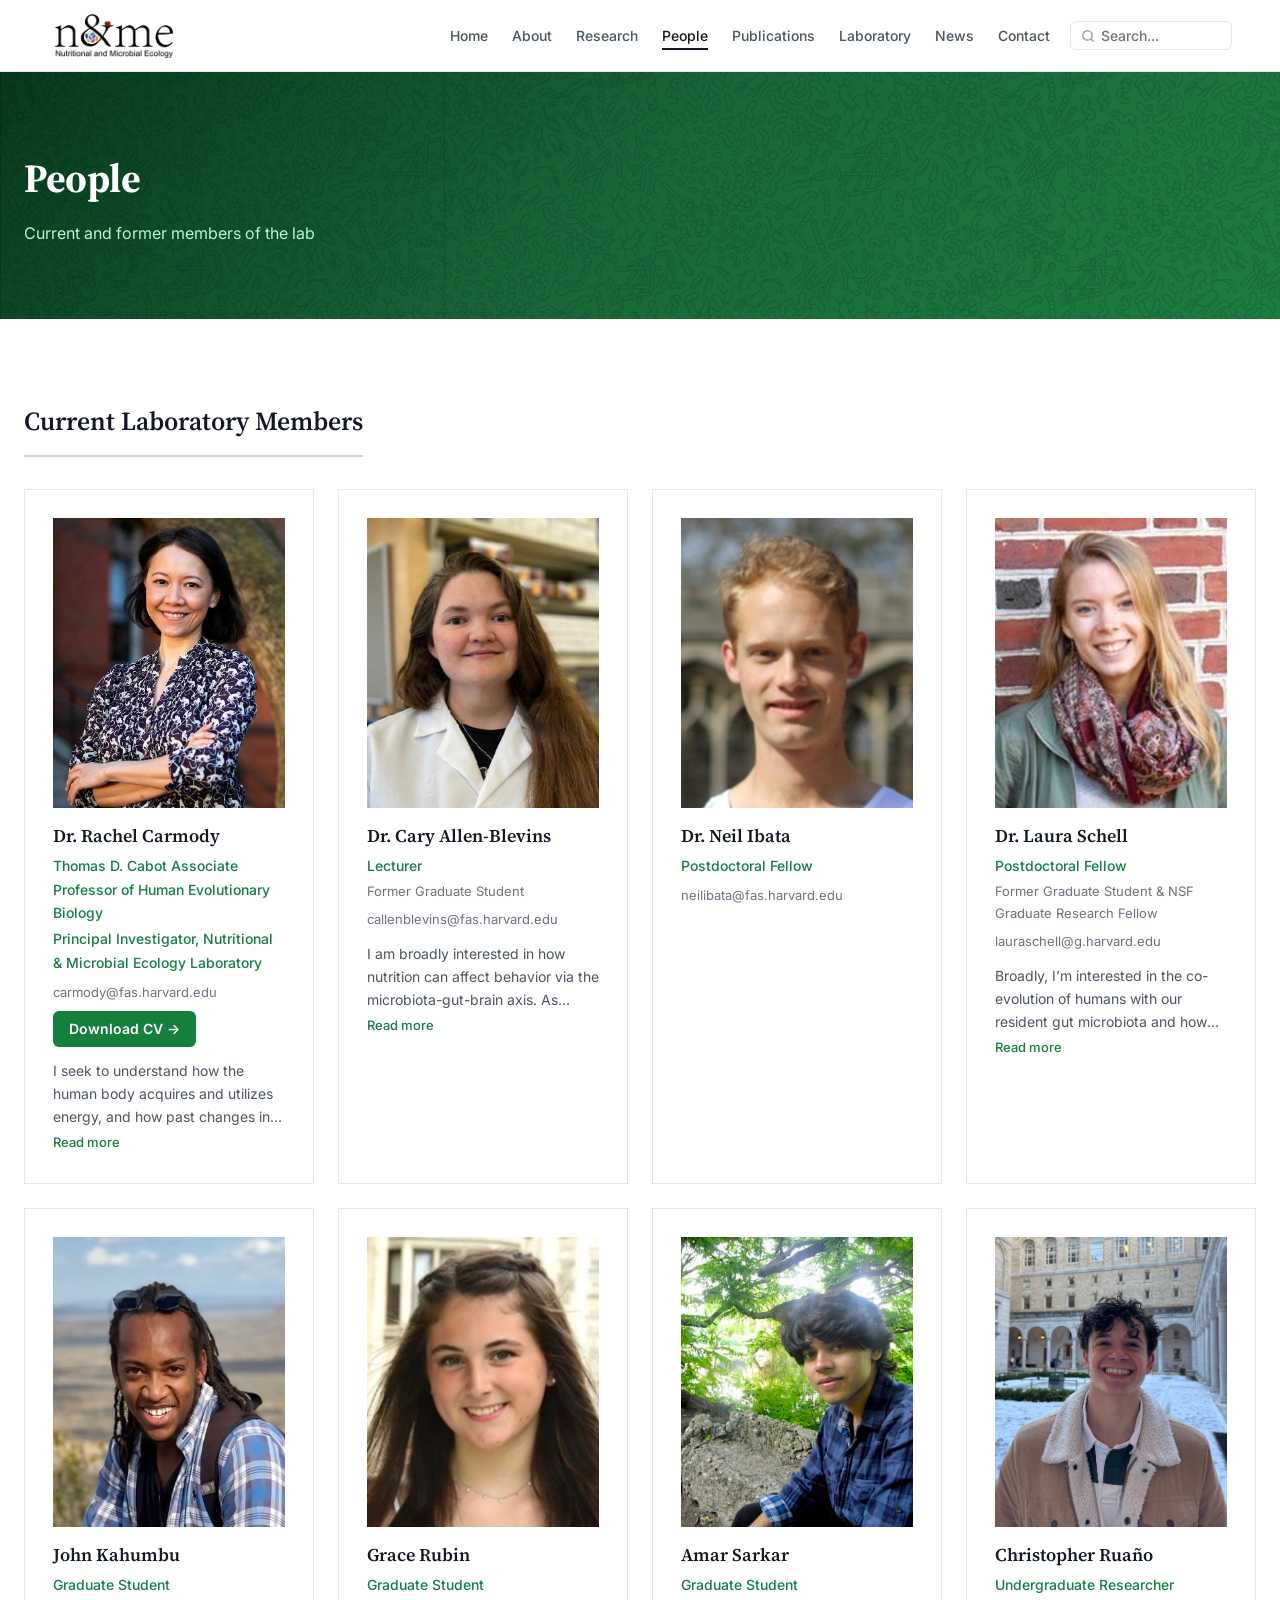
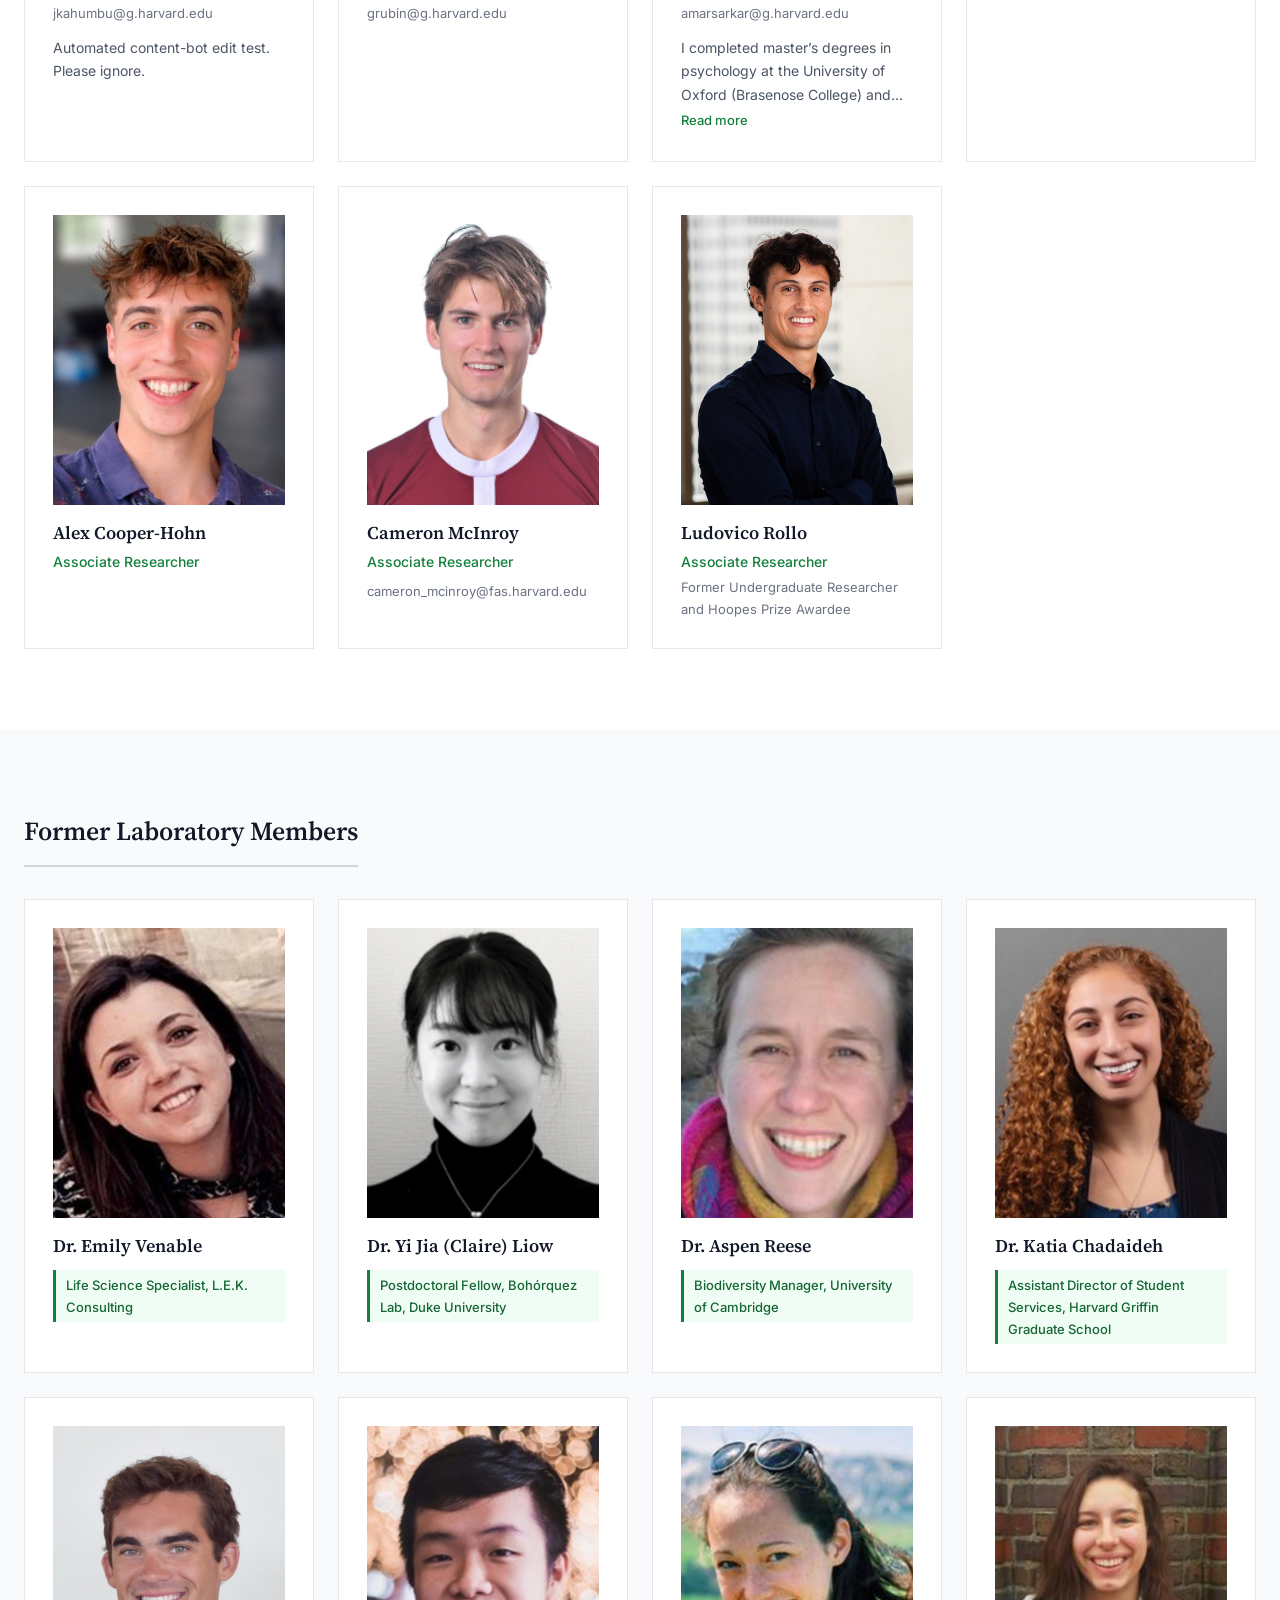
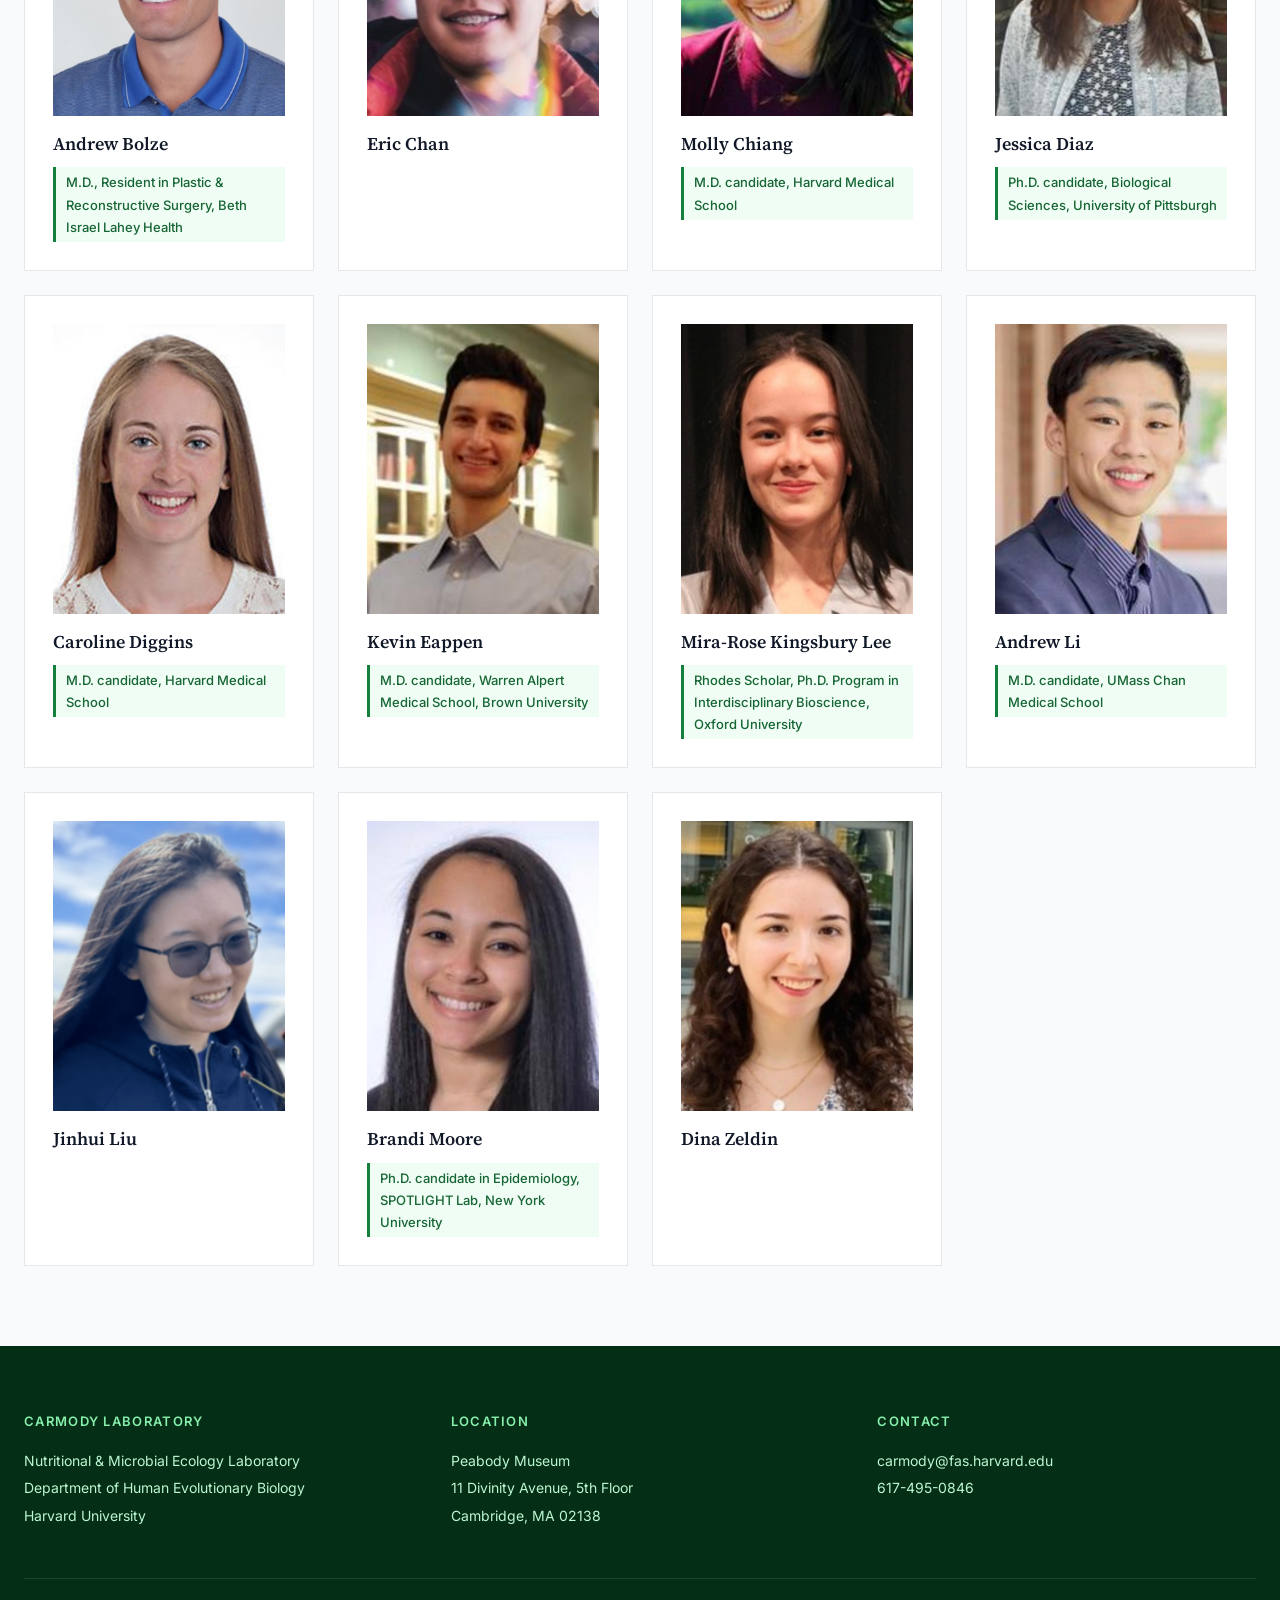
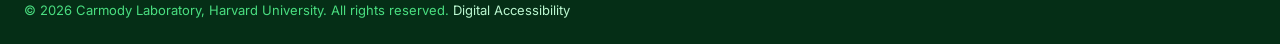
<file: people.html>
<!DOCTYPE html>
<html lang="en">
<head>
  <meta charset="UTF-8">
  <link rel="icon" type="image/x-icon" href="favicon.ico">
  <link rel="icon" type="image/png" sizes="32x32" href="favicon-32x32.png">
  <link rel="apple-touch-icon" sizes="180x180" href="apple-touch-icon.png">
  <meta name="viewport" content="width=device-width, initial-scale=1.0">
  <title>People | Carmody Laboratory</title>
  <meta name="description" content="Meet the current and former members of the Carmody Laboratory at Harvard University.">
  <link rel="preconnect" href="https://fonts.googleapis.com">
  <link rel="preconnect" href="https://fonts.gstatic.com" crossorigin>
  <link href="https://fonts.googleapis.com/css2?family=Inter:wght@400;500;600&family=Source+Serif+4:ital,wght@0,400;0,600;0,700;1,400&display=swap" rel="stylesheet">
  <link rel="stylesheet" href="css/styles.css">
</head>
<body>
  <div id="site-nav"></div>

  <main id="main-content">
  <div class="page-header">
    <div class="container">
      <h1>People</h1>
      <p class="subtitle">Current and former members of the lab</p>
    </div>
  </div>

  <section class="section">
    <div class="container">
      <h2 class="section-title">Current Laboratory Members</h2>
      <div class="people-grid">

        <div class="person-card" id="rachel-carmody">
          <img src="images/people/rachel-carmody.jpg" alt="Rachel Carmody" class="person-photo">
          <h3>Dr. Rachel Carmody</h3>
          <div class="person-role">Thomas D. Cabot Associate Professor of Human Evolutionary Biology</div>
          <div class="person-role">Principal Investigator, Nutritional &amp; Microbial Ecology Laboratory</div>
          <div class="person-email"><a href="mailto:carmody@fas.harvard.edu">carmody@fas.harvard.edu</a></div>
          <a href="docs/Carmody_CV.pdf" target="_blank" class="person-cv-link">Download CV &rarr;</a>
          <p class="person-bio">I seek to understand how the human body acquires and utilizes energy, and how past changes in energy budget have shaped human evolution. Within the past decade, it has become clear that energy metabolism depends on complex interactions between diet, health, genetics, and the structure and function of the microbial communities living inside the human body. My work considers the human body as an ecosystem, integrating perspectives and experimental techniques from evolutionary biology, nutrition, physiology, microbiology, and metagenomics to pursue a richer understanding of energy exchange. Currently, my group is employing this ecosystem approach to probe the digestive capacities that are unique to humans, host-microbial cooperation and conflict over energy resources, and the caloric potential of non-caloric dietary components.</p>
        </div>

        <div class="person-card">
          <img src="images/people/cary-allen-blevins.jpg" alt="Cary Allen-Blevins" class="person-photo">
          <h3>Dr. Cary Allen-Blevins</h3>
          <div class="person-role">Lecturer</div>
          <div class="person-role-former">Former Graduate Student</div>
          <div class="person-email"><a href="mailto:callenblevins@fas.harvard.edu">callenblevins@fas.harvard.edu</a></div>
          <p class="person-bio">I am broadly interested in how nutrition can affect behavior via the microbiota-gut-brain axis. As breast milk has historically been the first food encountered by humans and their gut microbes, I am currently studying the potential co-evolution between mother&rsquo;s milk and microbes of the infant gut. Mother&rsquo;s milk is a key source of parent-offspring conflict and since mothers both &lsquo;seed and feed&rsquo; the infant gut microbiota, milk and microbes may be interacting to affect infant behavior and energy harvest in ways beneficial to the mother. Additionally, infant behavior that increases a mother&rsquo;s fitness may vary depending on the mother&rsquo;s ecological context. In the Carmody lab, I study microbes, milk, and metabolites using in vivo mouse models and in vitro cultures.</p>
        </div>

        <div class="person-card">
          <img src="images/people/neil-ibata.jpg" alt="Neil Ibata" class="person-photo">
          <h3>Dr. Neil Ibata</h3>
          <div class="person-role">Postdoctoral Fellow</div>
          <div class="person-email"><a href="mailto:neilibata@fas.harvard.edu">neilibata@fas.harvard.edu</a></div>
        </div>

        <div class="person-card">
          <img src="images/people/laura-schell.jpg" alt="Laura Schell" class="person-photo">
          <h3>Dr. Laura Schell</h3>
          <div class="person-role">Postdoctoral Fellow</div>
          <div class="person-role-former">Former Graduate Student &amp; NSF Graduate Research Fellow</div>
          <div class="person-email"><a href="mailto:lauraschell@g.harvard.edu">lauraschell@g.harvard.edu</a></div>
          <p class="person-bio">Broadly, I&rsquo;m interested in the co-evolution of humans with our resident gut microbiota and how plasticity in the gut microbiome contributes to variations in host phenotype. My current work focuses on how gut microbes differ in their contributions to host energy balance, where I am interested in comparing the mechanisms by which different obesogenic microbial communities function by altering different components of energy balance, such as metabolic rate, energy allocation and energy harvest.</p>
        </div>

        <div class="person-card" id="john-kahumbu">
          <img src="images/people/john-kahumbu.jpg" alt="John Kahumbu" class="person-photo">
          <h3>John Kahumbu</h3>
          <div class="person-role">Graduate Student</div>
          <div class="person-email"><a href="mailto:jkahumbu@g.harvard.edu">jkahumbu@g.harvard.edu</a></div>
          <p class="person-bio">Automated content-bot edit test. Please ignore.</p>
        </div>

        <div class="person-card">
          <img src="images/people/grace-rubin.jpg" alt="Grace Rubin" class="person-photo">
          <h3>Grace Rubin</h3>
          <div class="person-role">Graduate Student</div>
          <div class="person-email"><a href="mailto:grubin@g.harvard.edu">grubin@g.harvard.edu</a></div>
        </div>

        <div class="person-card">
          <img src="images/people/amar-sarkar.jpeg" alt="Amar Sarkar" class="person-photo">
          <h3>Amar Sarkar</h3>
          <div class="person-role">Graduate Student</div>
          <div class="person-email"><a href="mailto:amarsarkar@g.harvard.edu">amarsarkar@g.harvard.edu</a></div>
          <p class="person-bio">I completed master&rsquo;s degrees in psychology at the University of Oxford (Brasenose College) and neuroscience at the University of Cambridge (Trinity College). I also worked for several years as a research assistant in the Department of Experimental Psychology at Oxford. I am broadly interested in human health, development, and evolution. At Harvard, I will study host-microbe interactions using an evolutionary framework. In addition to the microbiome and host physiology, I am interested in neuroscience, immunology, endocrinology, and social and cognitive psychology, and look forward to combining these in an evolutionary framework. Outside the lab, I am an avid reader of fiction.</p>
        </div>

        <div class="person-card">
          <img src="images/people/chris-ruano.png" alt="Christopher Rua&#241;o" class="person-photo">
          <h3>Christopher Rua&#241;o</h3>
          <div class="person-role">Undergraduate Researcher</div>
        </div>

        <div class="person-card">
          <img src="images/people/alex-cooper-hohn.jpg" alt="Alex Cooper-Hohn" class="person-photo">
          <h3>Alex Cooper-Hohn</h3>
          <div class="person-role">Associate Researcher</div>
        </div>

        <div class="person-card">
          <img src="images/people/cameron-mcinroy.jpg" alt="Cameron McInroy" class="person-photo" style="object-position: center top;">
          <h3>Cameron McInroy</h3>
          <div class="person-role">Associate Researcher</div>
          <div class="person-email"><a href="mailto:cameron_mcinroy@fas.harvard.edu">cameron_mcinroy@fas.harvard.edu</a></div>
        </div>

        <div class="person-card">
          <img src="images/people/ludovico-rollo.jpg" alt="Ludovico Rollo" class="person-photo">
          <h3>Ludovico Rollo</h3>
          <div class="person-role">Associate Researcher</div>
          <div class="person-role-former">Former Undergraduate Researcher and Hoopes Prize Awardee</div>
        </div>

      </div>
    </div>
  </section>

  <section class="section section-alt">
    <div class="container">
      <h2 class="section-title">Former Laboratory Members</h2>
      <div class="people-grid">

        <div class="person-card">
          <img src="images/people/emily-venable.jpg" alt="Emily Venable" class="person-photo">
          <h3>Dr. Emily Venable</h3>
          <div class="person-destination">Life Science Specialist, L.E.K. Consulting</div>
        </div>

        <div class="person-card">
          <img src="images/people/claire-liow.png" alt="Yi Jia (Claire) Liow" class="person-photo">
          <h3>Dr. Yi Jia (Claire) Liow</h3>
          <div class="person-destination">Postdoctoral Fellow, Boh&oacute;rquez Lab, Duke University</div>
        </div>

        <div class="person-card">
          <img src="images/people/aspen-reese.jpg" alt="Aspen Reese" class="person-photo">
          <h3>Dr. Aspen Reese</h3>
          <div class="person-destination">Biodiversity Manager, University of Cambridge</div>
        </div>

        <div class="person-card">
          <img src="images/people/katia-chadaideh.jpg" alt="Katia Chadaideh" class="person-photo">
          <h3>Dr. Katia Chadaideh</h3>
          <div class="person-destination">Assistant Director of Student Services, Harvard Griffin Graduate School</div>
        </div>

        <div class="person-card">
          <img src="images/people/andrew-bolze.png" alt="Andrew Bolze" class="person-photo">
          <h3>Andrew Bolze</h3>
          <div class="person-destination">M.D., Resident in Plastic &amp; Reconstructive Surgery, Beth Israel Lahey Health</div>
        </div>

        <div class="person-card">
          <img src="images/people/eric-chan.jpg" alt="Eric Chan" class="person-photo">
          <h3>Eric Chan</h3>
        </div>

        <div class="person-card">
          <img src="images/people/molly-chiang.jpg" alt="Molly Chiang" class="person-photo">
          <h3>Molly Chiang</h3>
          <div class="person-destination">M.D. candidate, Harvard Medical School</div>
        </div>

        <div class="person-card">
          <img src="images/people/jessica-diaz.jpg" alt="Jessica Diaz" class="person-photo">
          <h3>Jessica Diaz</h3>
          <div class="person-destination">Ph.D. candidate, Biological Sciences, University of Pittsburgh</div>
        </div>

        <div class="person-card">
          <img src="images/people/caroline-diggins.jpg" alt="Caroline Diggins" class="person-photo">
          <h3>Caroline Diggins</h3>
          <div class="person-destination">M.D. candidate, Harvard Medical School</div>
        </div>

        <div class="person-card">
          <img src="images/people/kevin-eappen.jpg" alt="Kevin Eappen" class="person-photo">
          <h3>Kevin Eappen</h3>
          <div class="person-destination">M.D. candidate, Warren Alpert Medical School, Brown University</div>
        </div>

        <div class="person-card">
          <img src="images/people/mira-rose-kingsbury-lee.jpg" alt="Mira-Rose Kingsbury Lee" class="person-photo">
          <h3>Mira-Rose Kingsbury Lee</h3>
          <div class="person-destination">Rhodes Scholar, Ph.D. Program in Interdisciplinary Bioscience, Oxford University</div>
        </div>

        <div class="person-card">
          <img src="images/people/andrew-li.jpg" alt="Andrew Li" class="person-photo">
          <h3>Andrew Li</h3>
          <div class="person-destination">M.D. candidate, UMass Chan Medical School</div>
        </div>

        <div class="person-card">
          <img src="images/people/jinhui-liu.png" alt="Jinhui Liu" class="person-photo">
          <h3>Jinhui Liu</h3>
        </div>

        <div class="person-card">
          <img src="images/people/brandi-moore.jpg" alt="Brandi Moore" class="person-photo">
          <h3>Brandi Moore</h3>
          <div class="person-destination">Ph.D. candidate in Epidemiology, SPOTLIGHT Lab, New York University</div>
        </div>

        <div class="person-card">
          <img src="images/people/dina-zeldin.jpg" alt="Dina Zeldin" class="person-photo">
          <h3>Dina Zeldin</h3>
        </div>

      </div>
    </div>
  </section>

  </main>
  <div id="site-footer"></div>
  <script src="js/main.js"></script>
</body>
</html>
</file>
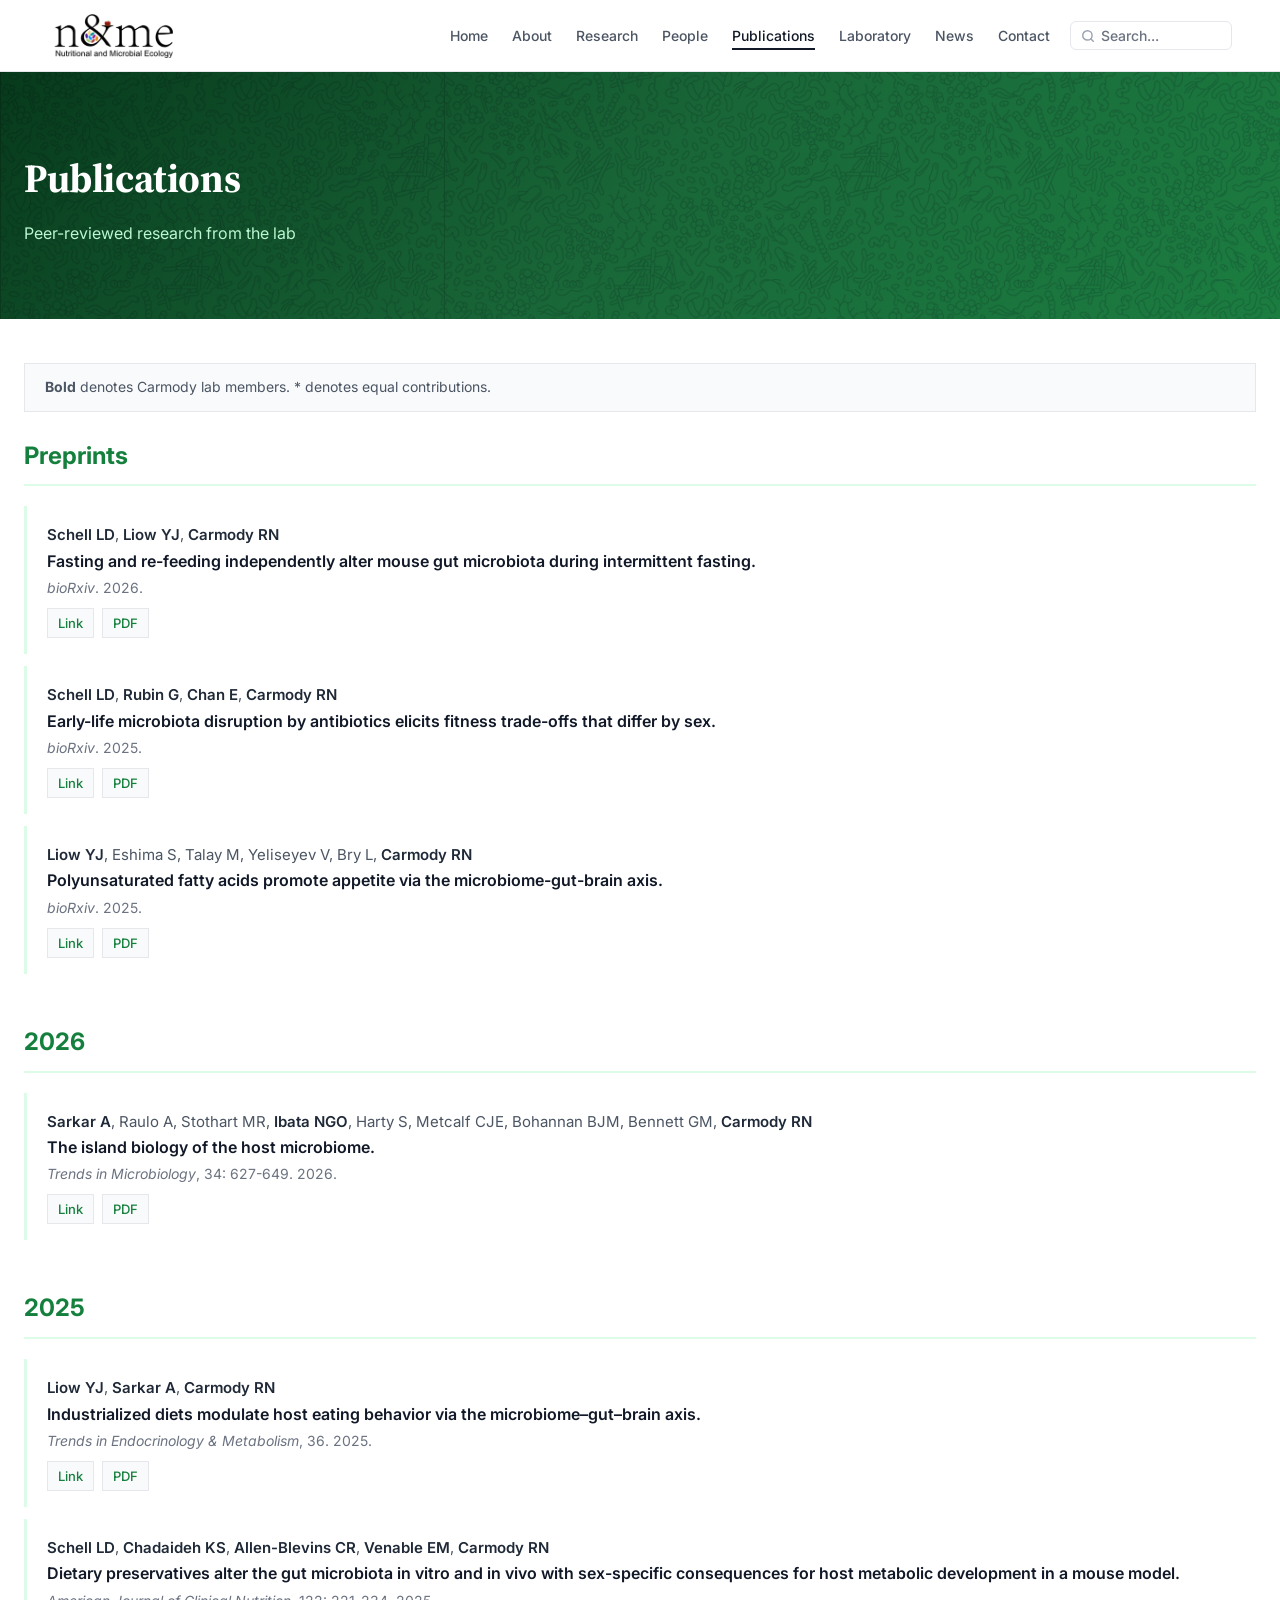
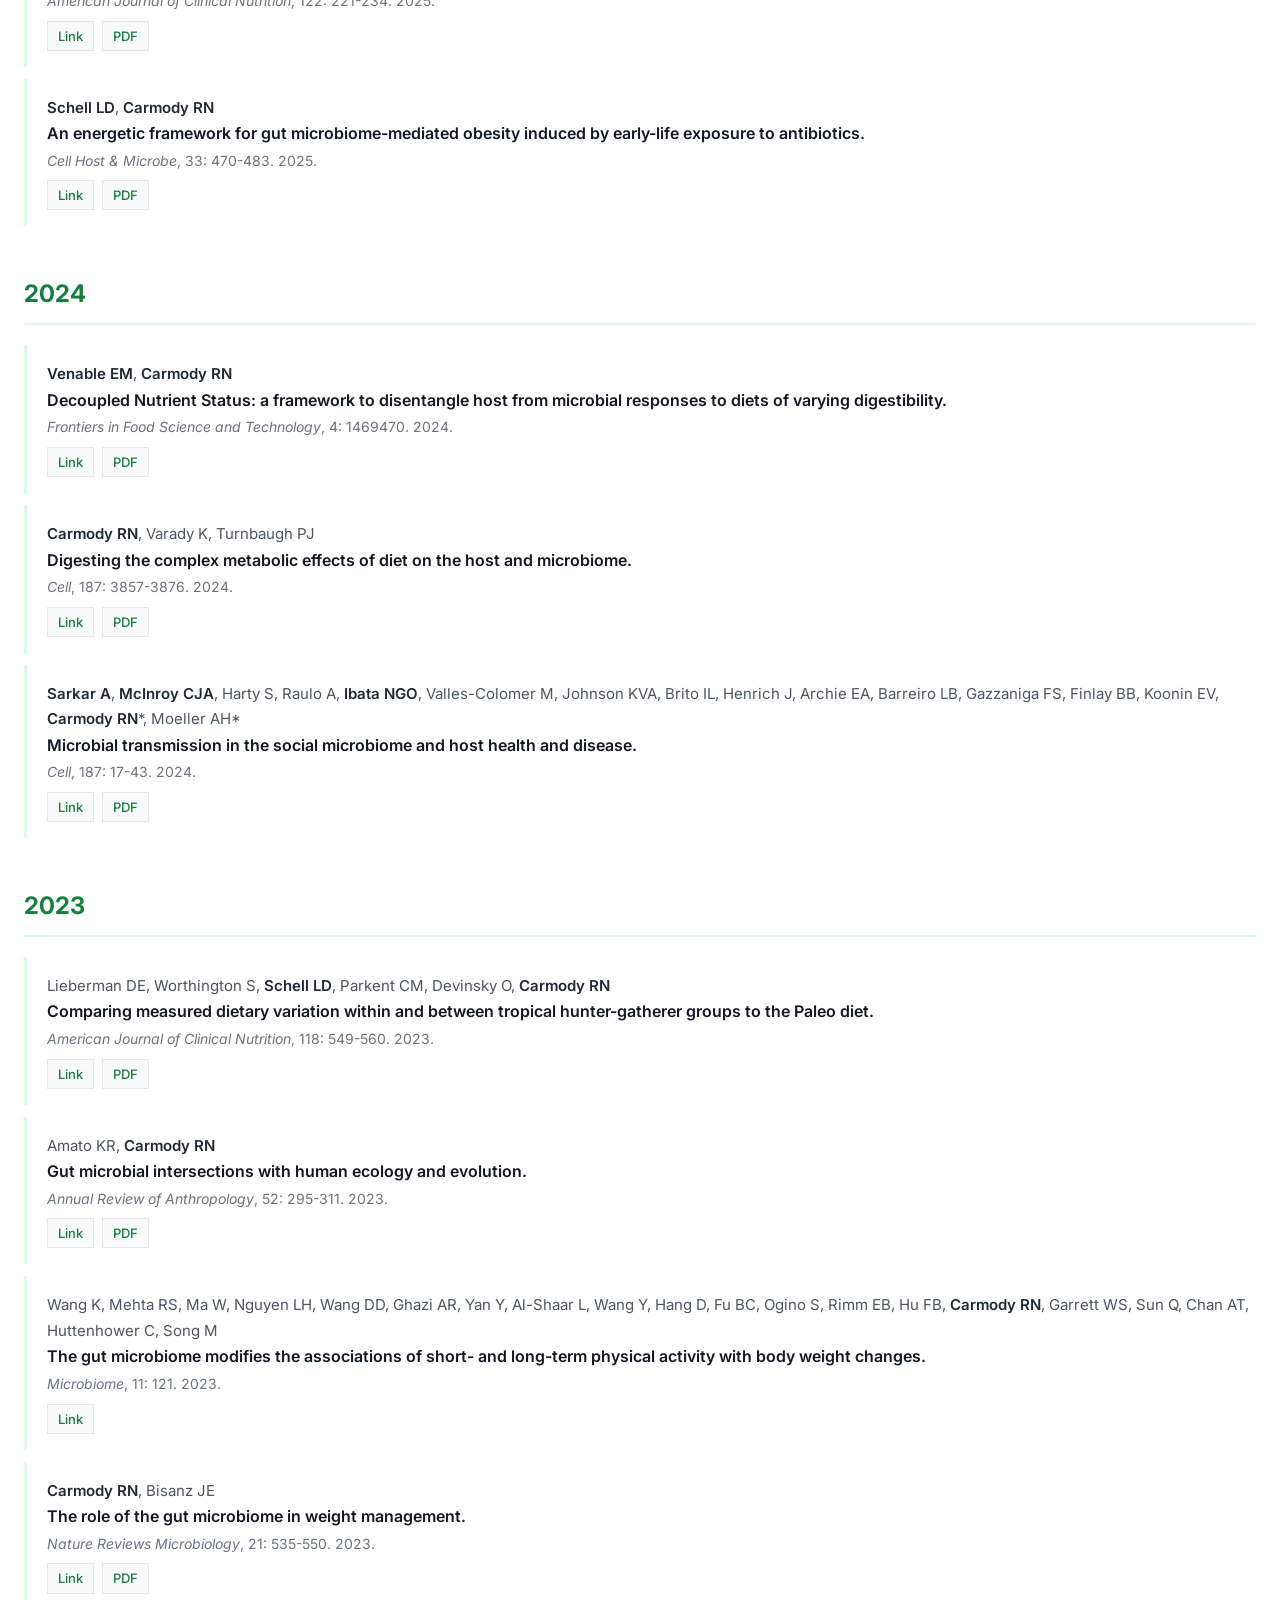
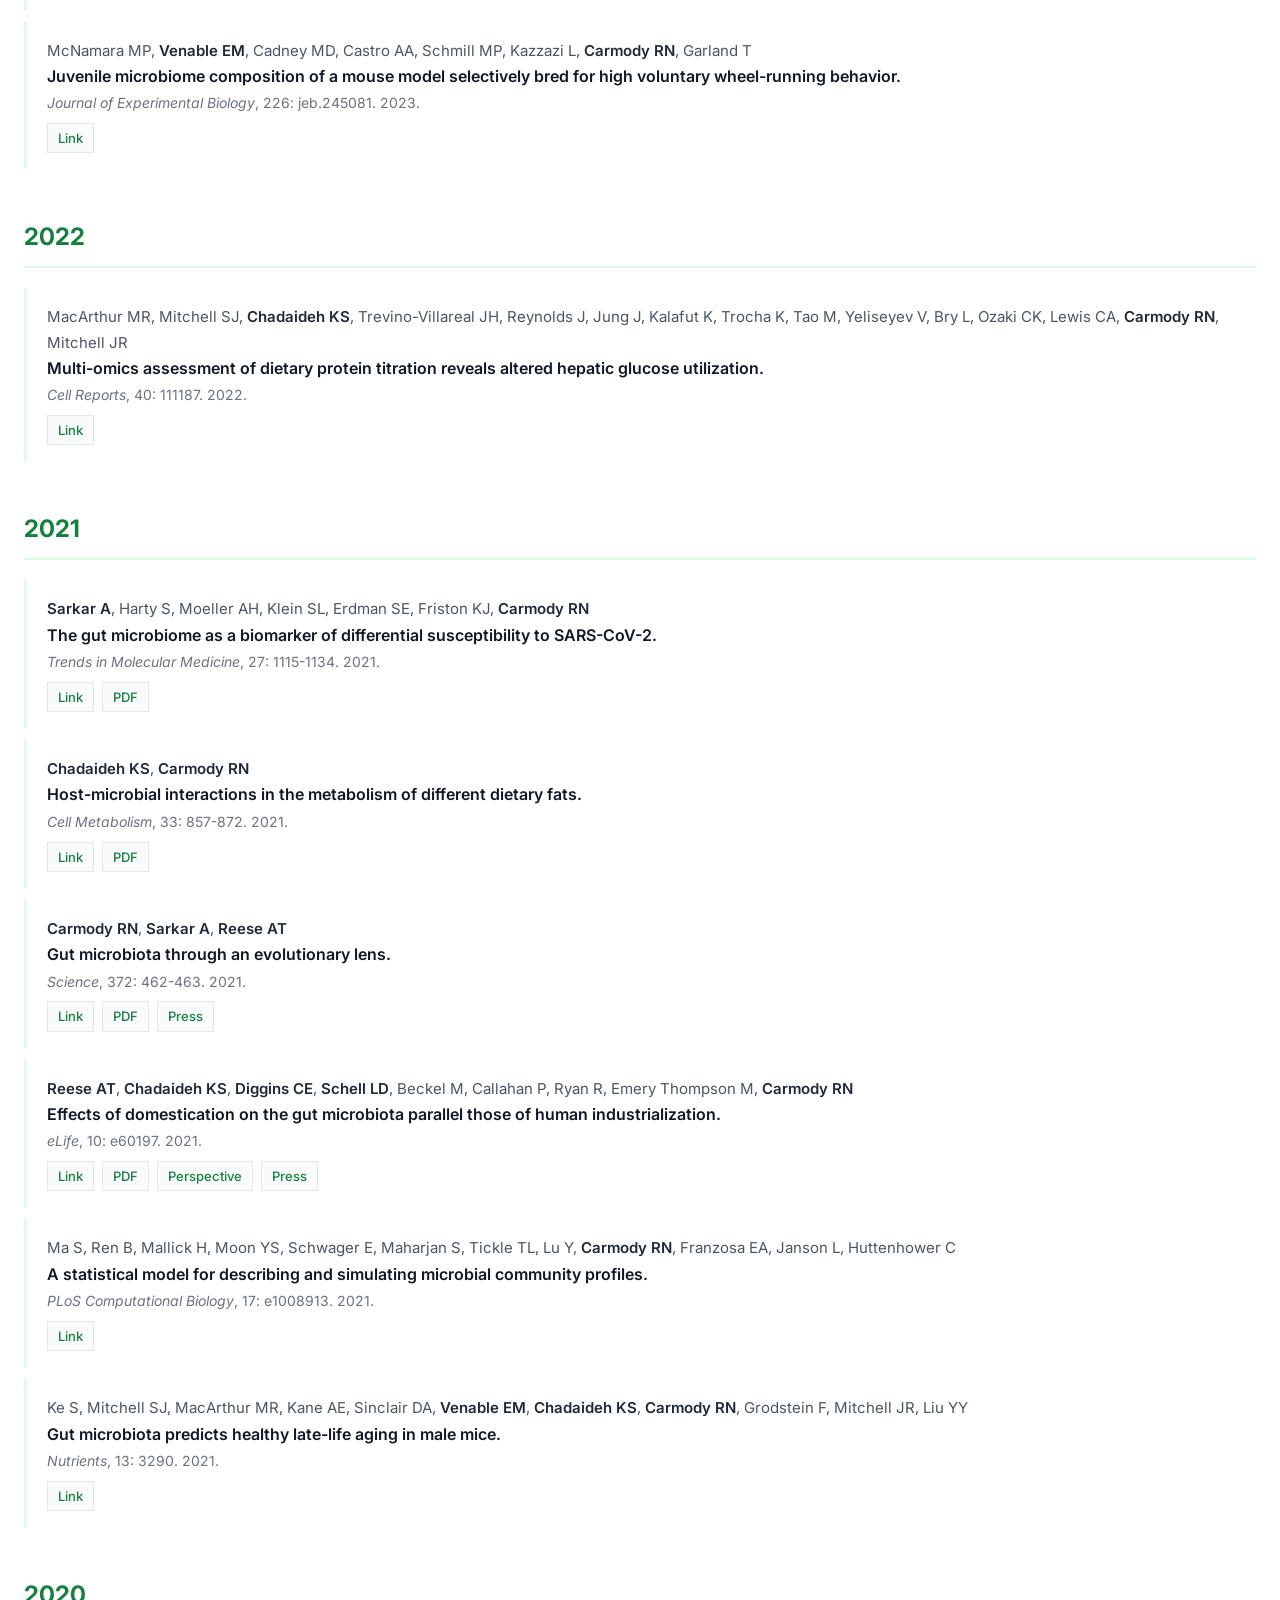
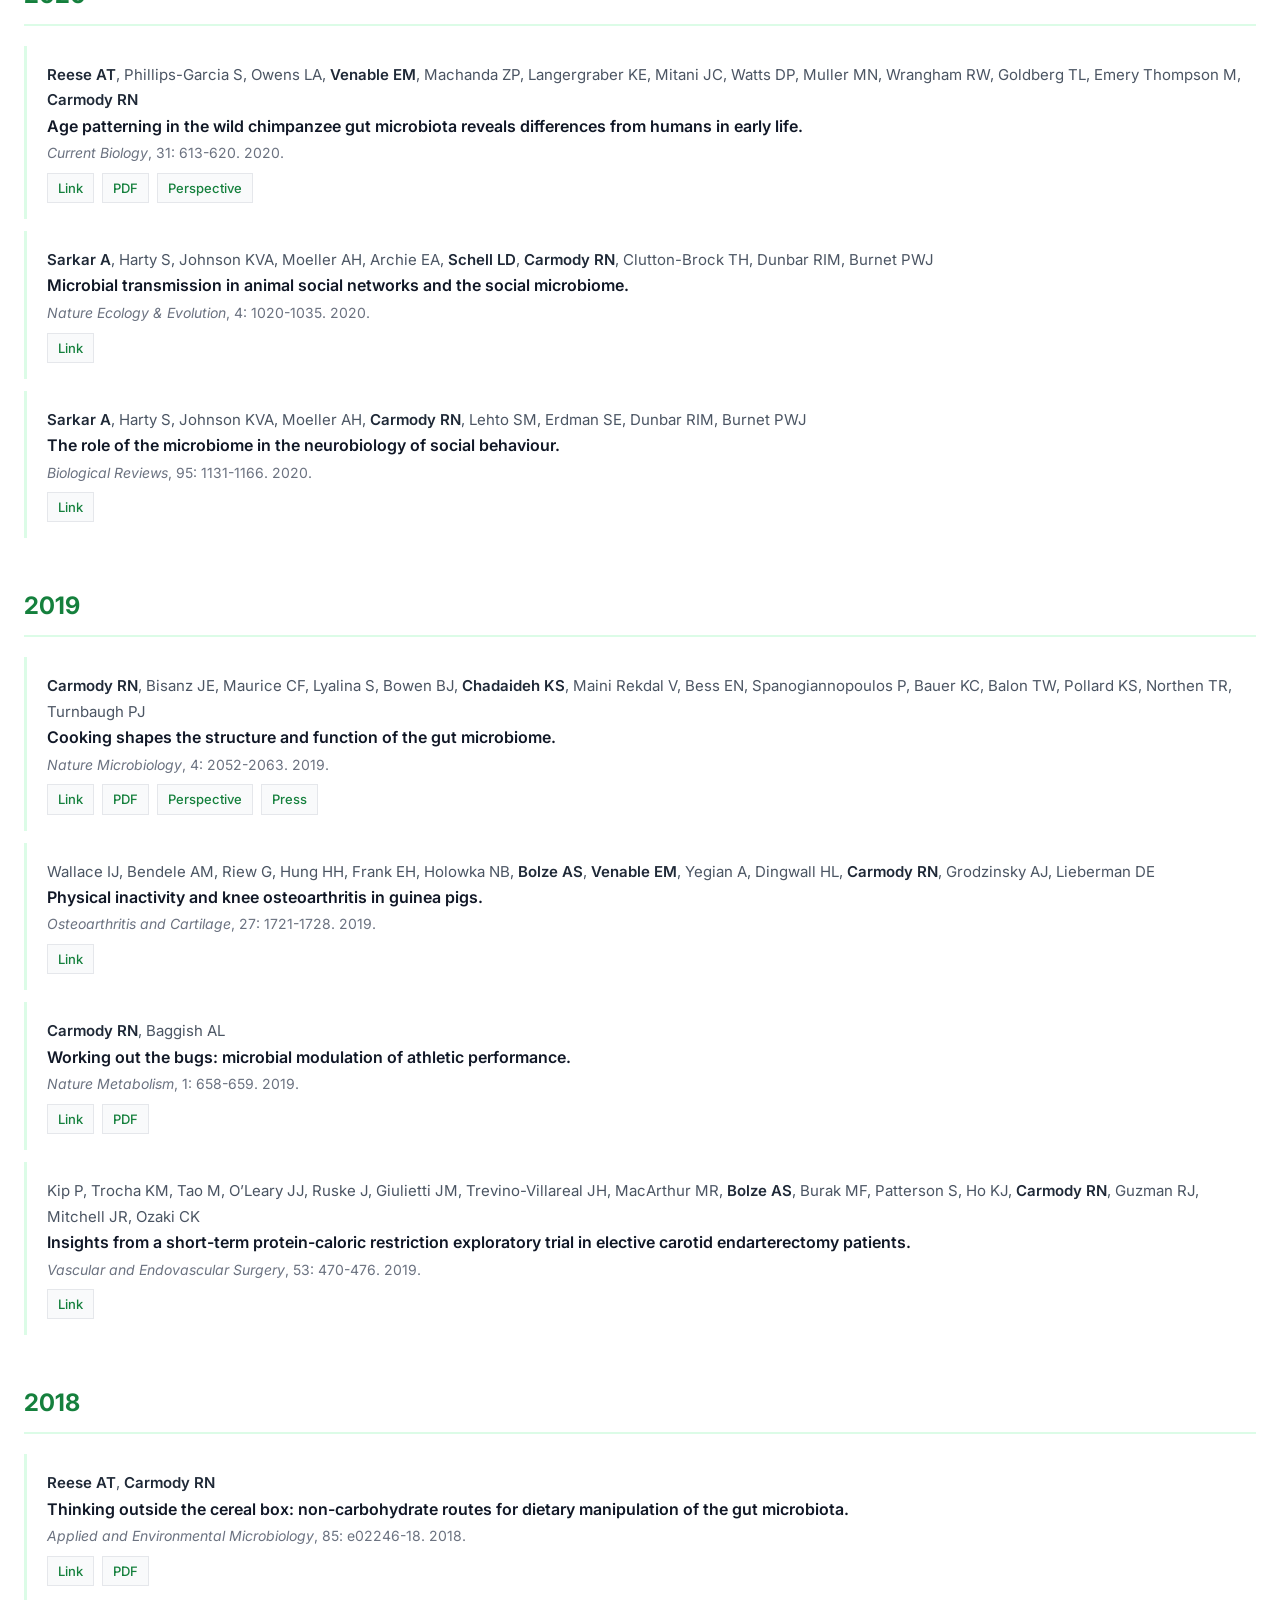
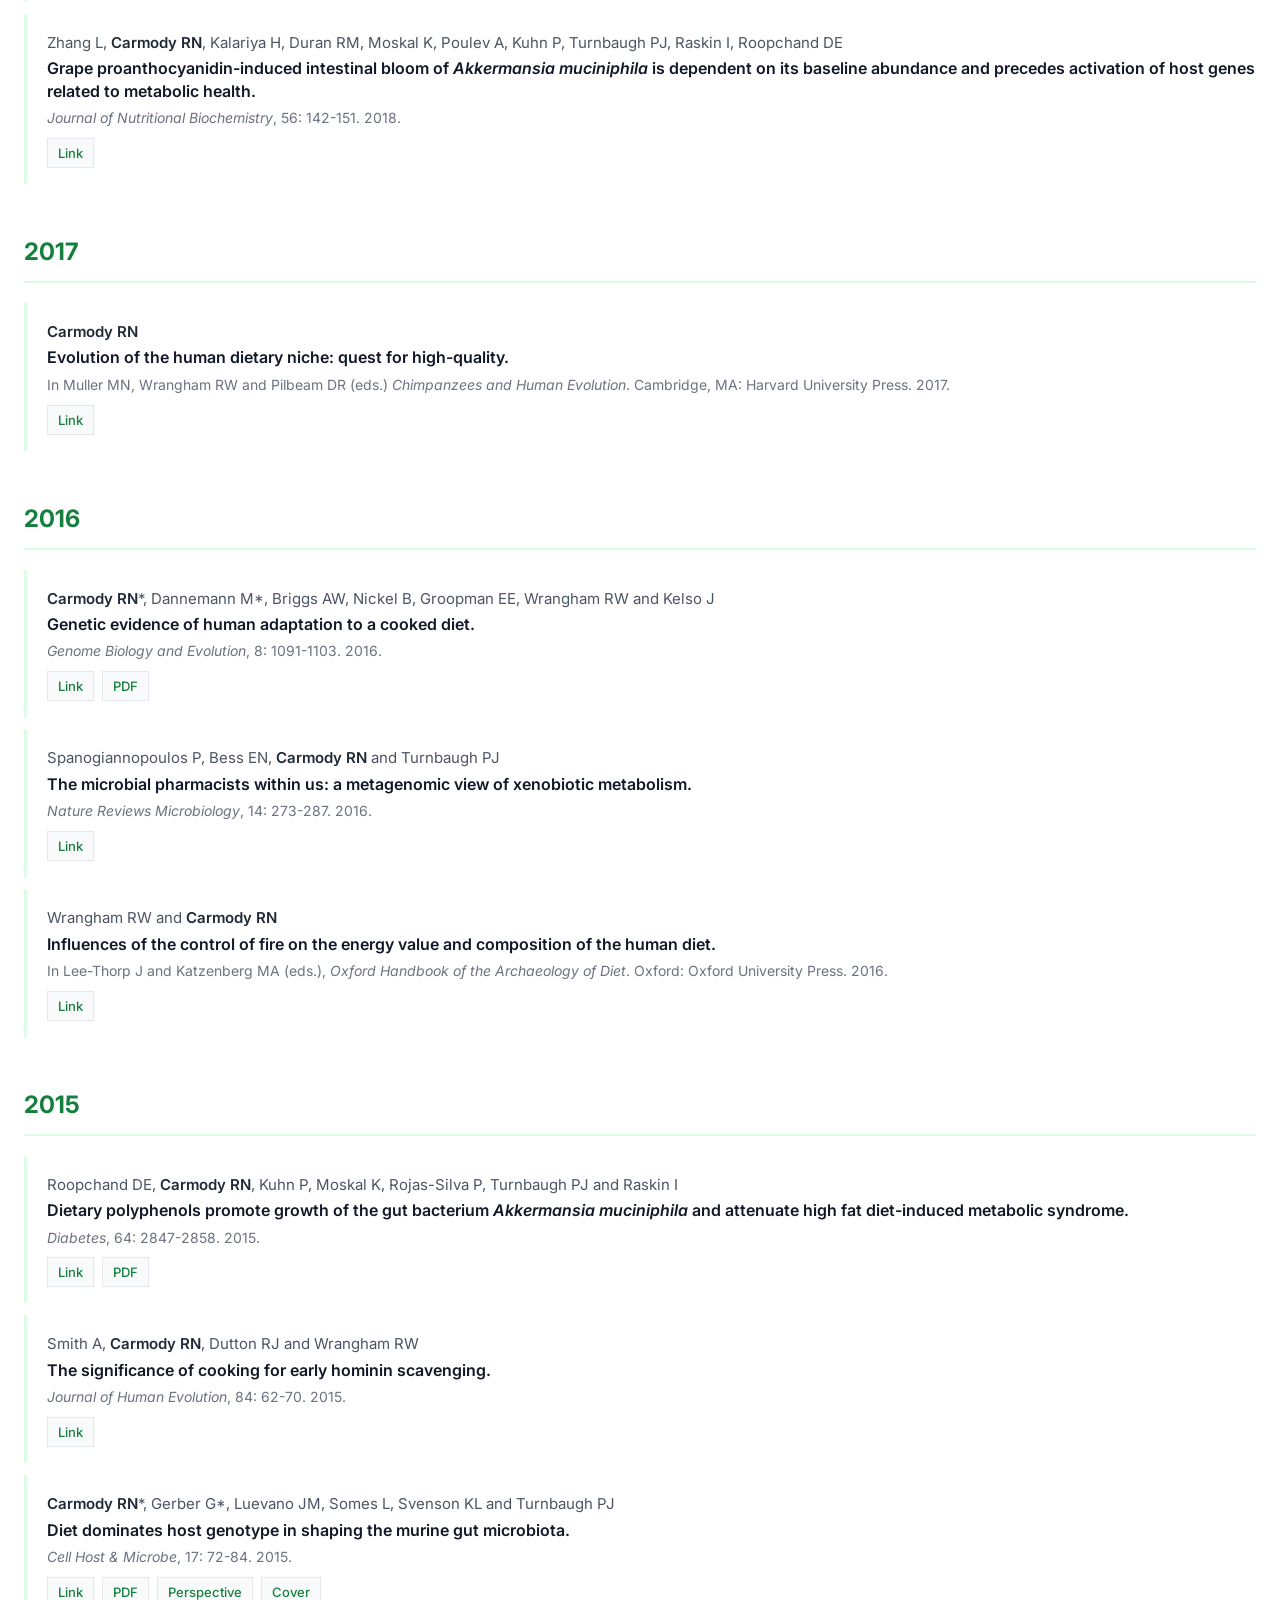
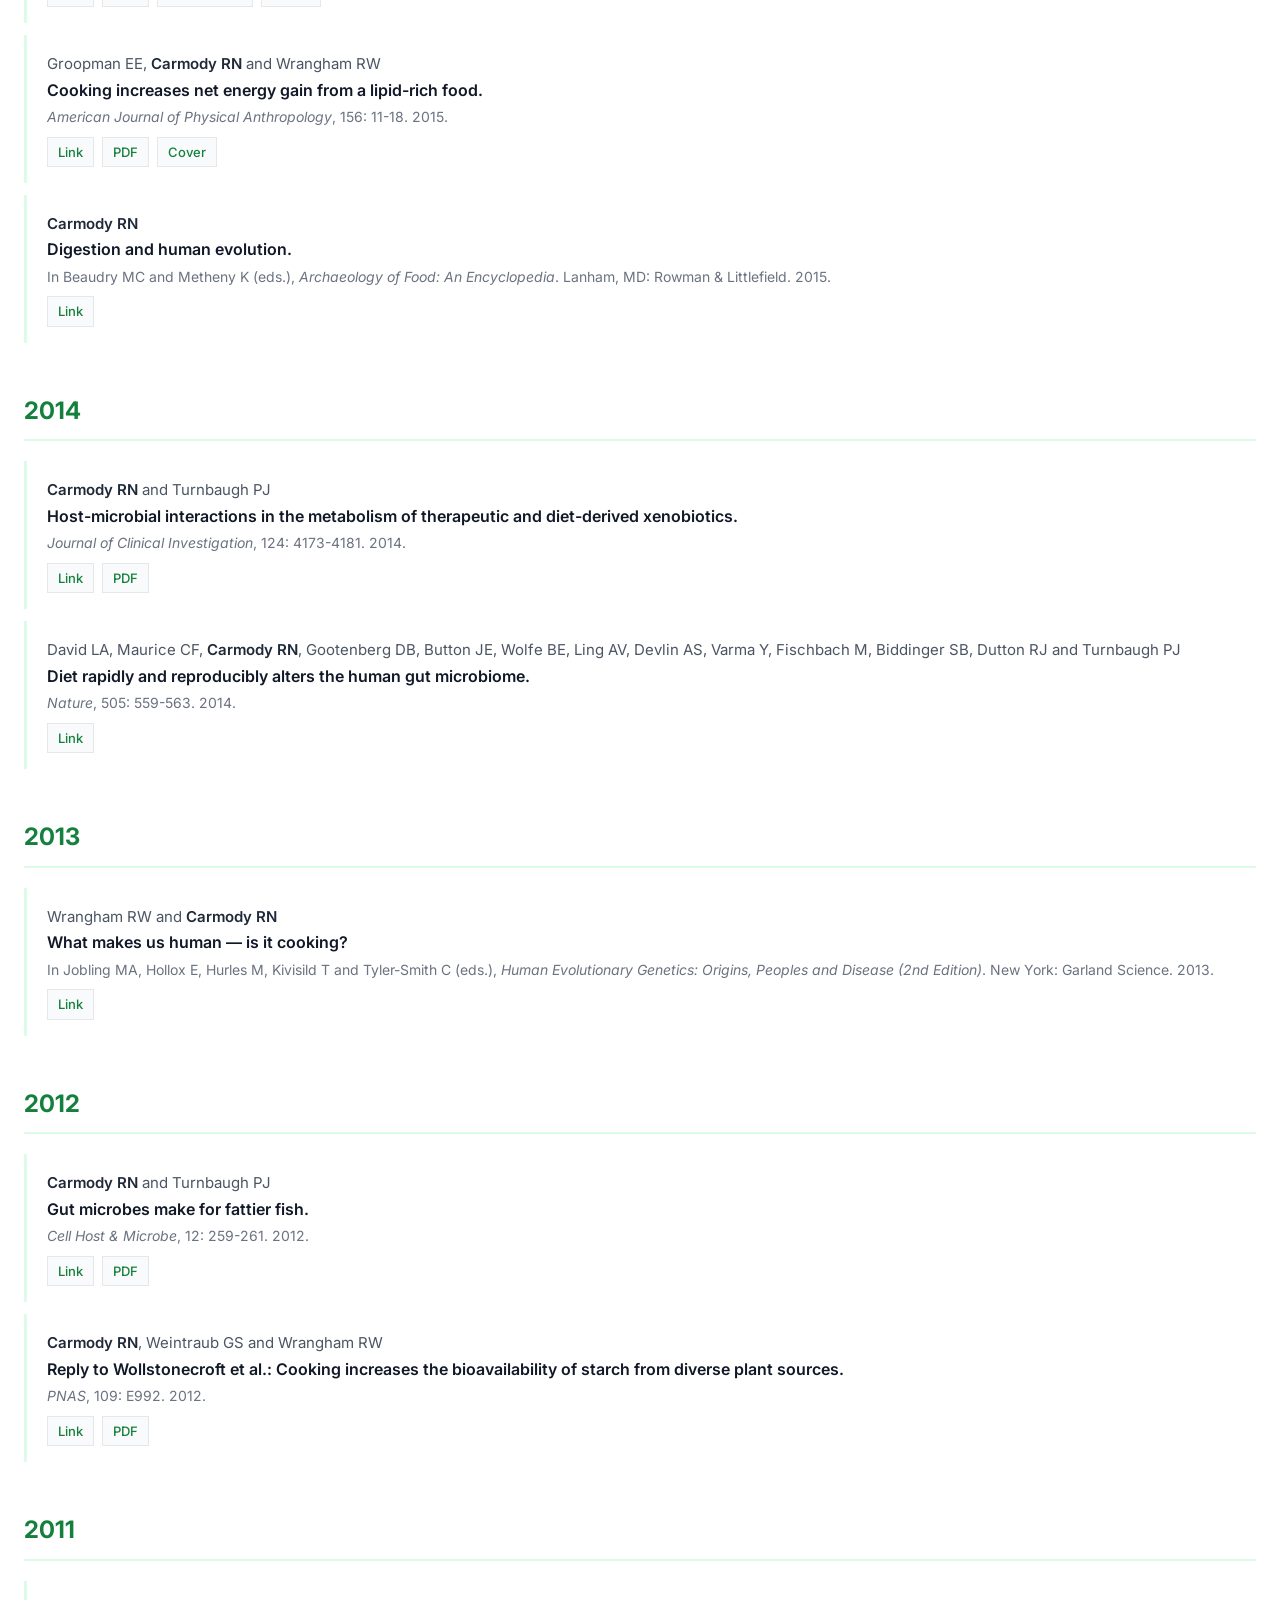
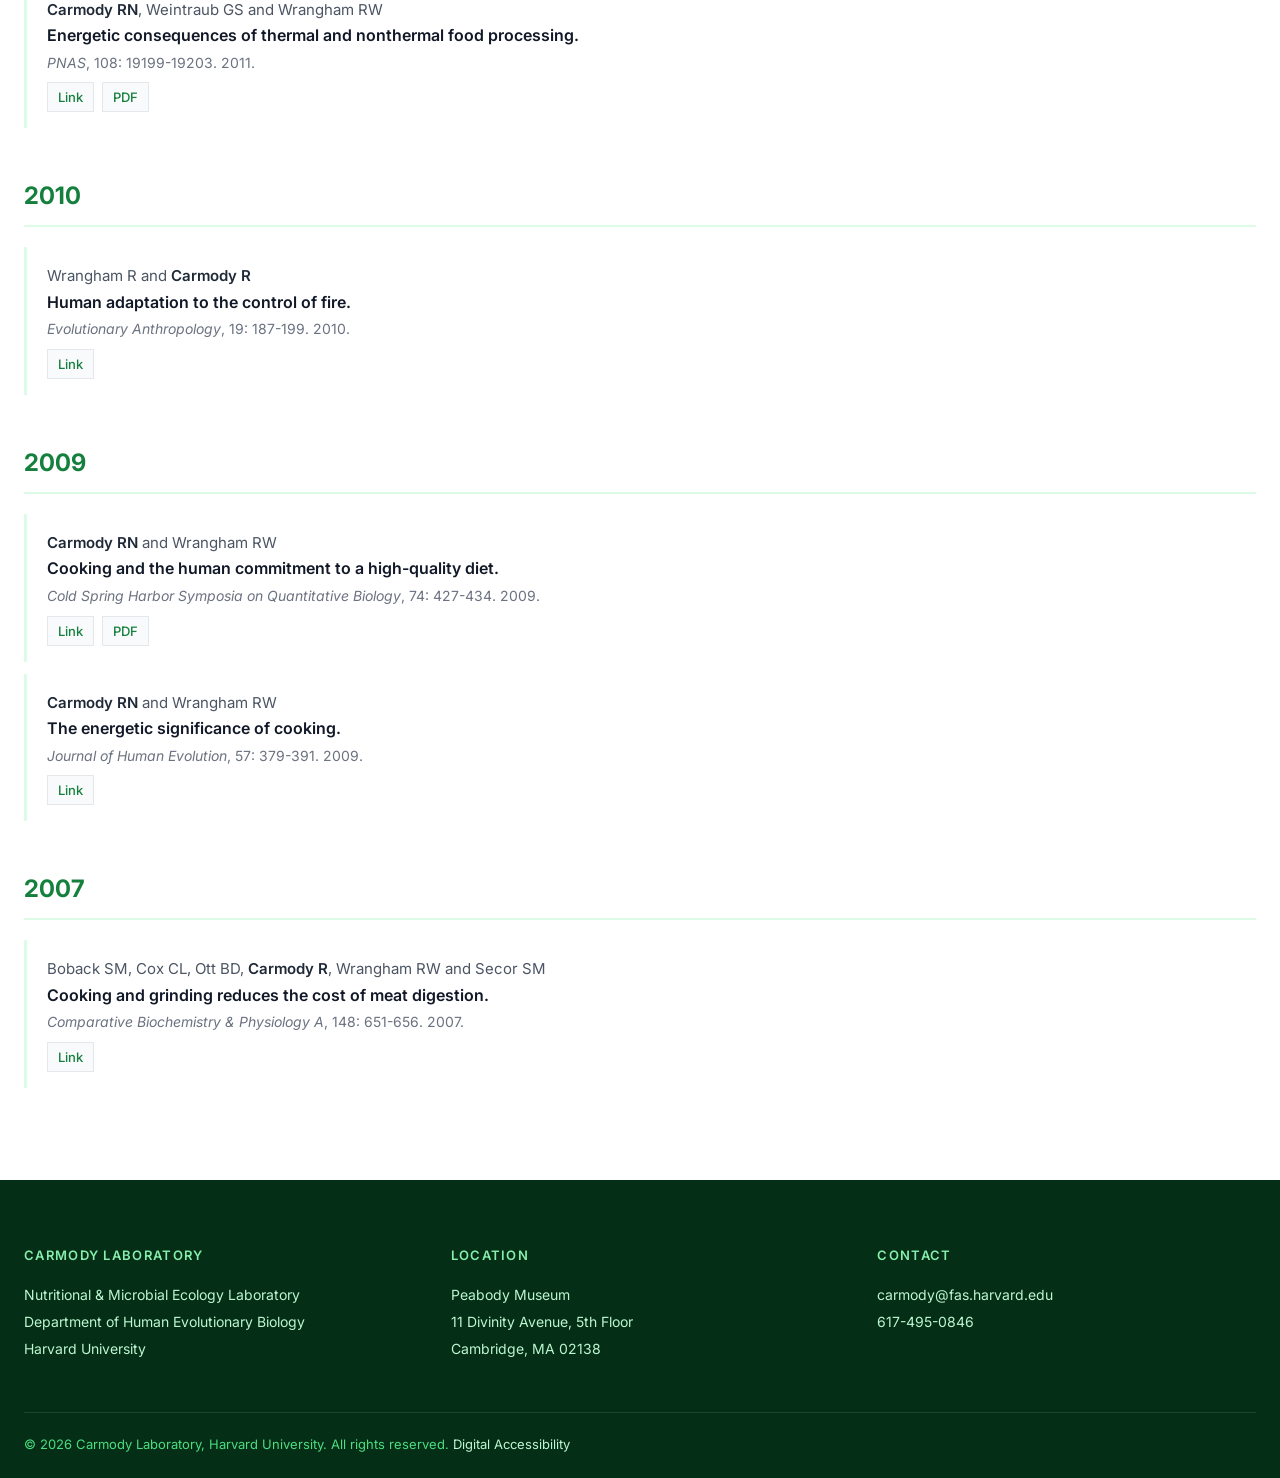
<file: publications.html>
<!DOCTYPE html>
<html lang="en">
<head>
  <meta charset="UTF-8">
  <link rel="icon" type="image/x-icon" href="favicon.ico">
  <link rel="icon" type="image/png" sizes="32x32" href="favicon-32x32.png">
  <link rel="apple-touch-icon" sizes="180x180" href="apple-touch-icon.png">
  <meta name="viewport" content="width=device-width, initial-scale=1.0">
  <title>Publications | Carmody Laboratory</title>
  <meta name="description" content="Publications from the Carmody Laboratory at Harvard University.">
  <link rel="preconnect" href="https://fonts.googleapis.com">
  <link rel="preconnect" href="https://fonts.gstatic.com" crossorigin>
  <link href="https://fonts.googleapis.com/css2?family=Inter:wght@400;500;600&family=Source+Serif+4:ital,wght@0,400;0,600;0,700;1,400&display=swap" rel="stylesheet">
  <link rel="stylesheet" href="css/styles.css">
</head>
<body>
  <div id="site-nav"></div>

  <main id="main-content">
  <div class="page-header">
    <div class="container">
      <h1>Publications</h1>
      <p class="subtitle">Peer-reviewed research from the lab</p>
    </div>
  </div>

  <section class="section">
    <div class="container">

      <div class="pub-note">
        <strong>Bold</strong> denotes Carmody lab members. * denotes equal contributions.
      </div>

      <!-- Preprints -->
      <h2 class="pub-year">Preprints</h2>

      <div class="pub-entry">
        <div class="pub-authors"><strong>Schell LD</strong>, <strong>Liow YJ</strong>, <strong>Carmody RN</strong></div>
        <div class="pub-title">Fasting and re-feeding independently alter mouse gut microbiota during intermittent fasting.</div>
        <div class="pub-journal"><em>bioRxiv</em>. 2026.</div>
        <div class="pub-links">
          <a href="https://www.biorxiv.org/content/10.64898/2026.02.25.707984v1" target="_blank" rel="noopener">Link</a>
          <a href="pdfs/Schell_Liow_Carmody_2026_bioRxiv_Fasting.pdf" target="_blank" rel="noopener">PDF</a>
        </div>
      </div>

      <div class="pub-entry">
        <div class="pub-authors"><strong>Schell LD</strong>, <strong>Rubin G</strong>, <strong>Chan E</strong>, <strong>Carmody RN</strong></div>
        <div class="pub-title">Early-life microbiota disruption by antibiotics elicits fitness trade-offs that differ by sex.</div>
        <div class="pub-journal"><em>bioRxiv</em>. 2025.</div>
        <div class="pub-links">
          <a href="https://www.biorxiv.org/content/10.1101/2025.08.26.670495v1" target="_blank" rel="noopener">Link</a>
          <a href="pdfs/Schell_et_al_2025_bioRxiv_Antibiotics.pdf" target="_blank" rel="noopener">PDF</a>
        </div>
      </div>

      <div class="pub-entry">
        <div class="pub-authors"><strong>Liow YJ</strong>, Eshima S, Talay M, Yeliseyev V, Bry L, <strong>Carmody RN</strong></div>
        <div class="pub-title">Polyunsaturated fatty acids promote appetite via the microbiome-gut-brain axis.</div>
        <div class="pub-journal"><em>bioRxiv</em>. 2025.</div>
        <div class="pub-links">
          <a href="https://www.biorxiv.org/content/10.1101/2025.07.29.667447v1" target="_blank" rel="noopener">Link</a>
          <a href="pdfs/Liow_et_al_2025_bioRxiv_PUFA.pdf" target="_blank" rel="noopener">PDF</a>
        </div>
      </div>

      <!-- 2026 -->
      <h2 class="pub-year">2026</h2>

      <div class="pub-entry">
        <div class="pub-authors"><strong>Sarkar A</strong>, Raulo A, Stothart MR, <strong>Ibata NGO</strong>, Harty S, Metcalf CJE, Bohannan BJM, Bennett GM, <strong>Carmody RN</strong></div>
        <div class="pub-title">The island biology of the host microbiome.</div>
        <div class="pub-journal"><em>Trends in Microbiology</em>, 34: 627-649. 2026.</div>
        <div class="pub-links">
          <a href="https://www.cell.com/trends/microbiology/fulltext/S0966-842X(26)00040-5" target="_blank" rel="noopener">Link</a>
          <a href="pdfs/sarkar-2026-the-island-biology.pdf" target="_blank" rel="noopener">PDF</a>
        </div>
      </div>

      <!-- 2025 -->
      <h2 class="pub-year">2025</h2>

      <div class="pub-entry">
        <div class="pub-authors"><strong>Liow YJ</strong>, <strong>Sarkar A</strong>, <strong>Carmody RN</strong></div>
        <div class="pub-title">Industrialized diets modulate host eating behavior via the microbiome&ndash;gut&ndash;brain axis.</div>
        <div class="pub-journal"><em>Trends in Endocrinology &amp; Metabolism</em>, 36. 2025.</div>
        <div class="pub-links">
          <a href="https://doi.org/10.1016/j.tem.2025.06.002" target="_blank" rel="noopener">Link</a>
          <a href="pdfs/Liow_Sarkar_Carmody_2025_TrendsEndocrinolMetab.pdf" target="_blank" rel="noopener">PDF</a>
        </div>
      </div>

      <div class="pub-entry">
        <div class="pub-authors"><strong>Schell LD</strong>, <strong>Chadaideh KS</strong>, <strong>Allen-Blevins CR</strong>, <strong>Venable EM</strong>, <strong>Carmody RN</strong></div>
        <div class="pub-title">Dietary preservatives alter the gut microbiota in vitro and in vivo with sex-specific consequences for host metabolic development in a mouse model.</div>
        <div class="pub-journal"><em>American Journal of Clinical Nutrition</em>, 122: 221-234. 2025.</div>
        <div class="pub-links">
          <a href="https://doi.org/10.1016/j.ajcnut.2025.04.010" target="_blank" rel="noopener">Link</a>
          <a href="pdfs/Schell_et_al_2025_AJCN.pdf" target="_blank" rel="noopener">PDF</a>
        </div>
      </div>

      <div class="pub-entry">
        <div class="pub-authors"><strong>Schell LD</strong>, <strong>Carmody RN</strong></div>
        <div class="pub-title">An energetic framework for gut microbiome-mediated obesity induced by early-life exposure to antibiotics.</div>
        <div class="pub-journal"><em>Cell Host &amp; Microbe</em>, 33: 470-483. 2025.</div>
        <div class="pub-links">
          <a href="https://www.sciencedirect.com/science/article/abs/pii/S1931312825000927" target="_blank" rel="noopener">Link</a>
          <a href="pdfs/Schell_Carmody_2025_CellHostMicrobe.pdf" target="_blank" rel="noopener">PDF</a>
        </div>
      </div>

      <!-- 2024 -->
      <h2 class="pub-year">2024</h2>

      <div class="pub-entry">
        <div class="pub-authors"><strong>Venable EM</strong>, <strong>Carmody RN</strong></div>
        <div class="pub-title">Decoupled Nutrient Status: a framework to disentangle host from microbial responses to diets of varying digestibility.</div>
        <div class="pub-journal"><em>Frontiers in Food Science and Technology</em>, 4: 1469470. 2024.</div>
        <div class="pub-links">
          <a href="https://www.frontiersin.org/journals/food-science-and-technology/articles/10.3389/frfst.2024.1469470/full" target="_blank" rel="noopener">Link</a>
          <a href="pdfs/Venable_Carmody_2024_FrontFoodSciTechnol.pdf" target="_blank" rel="noopener">PDF</a>
        </div>
      </div>

      <div class="pub-entry">
        <div class="pub-authors"><strong>Carmody RN</strong>, Varady K, Turnbaugh PJ</div>
        <div class="pub-title">Digesting the complex metabolic effects of diet on the host and microbiome.</div>
        <div class="pub-journal"><em>Cell</em>, 187: 3857-3876. 2024.</div>
        <div class="pub-links">
          <a href="https://www.cell.com/cell/fulltext/S0092-8674(24)00706-2" target="_blank" rel="noopener">Link</a>
          <a href="pdfs/Carmody_Varady_Turnbaugh_2024_Cell.pdf" target="_blank" rel="noopener">PDF</a>
        </div>
      </div>

      <div class="pub-entry">
        <div class="pub-authors"><strong>Sarkar A</strong>, <strong>McInroy CJA</strong>, Harty S, Raulo A, <strong>Ibata NGO</strong>, Valles-Colomer M, Johnson KVA, Brito IL, Henrich J, Archie EA, Barreiro LB, Gazzaniga FS, Finlay BB, Koonin EV, <strong>Carmody RN</strong>*, Moeller AH*</div>
        <div class="pub-title">Microbial transmission in the social microbiome and host health and disease.</div>
        <div class="pub-journal"><em>Cell</em>, 187: 17-43. 2024.</div>
        <div class="pub-links">
          <a href="https://www.cell.com/cell/fulltext/S0092-8674(23)01346-6" target="_blank" rel="noopener">Link</a>
          <a href="pdfs/Sarkar_et_al_2024_Cell.pdf" target="_blank" rel="noopener">PDF</a>
        </div>
      </div>

      <!-- 2023 -->
      <h2 class="pub-year">2023</h2>

      <div class="pub-entry">
        <div class="pub-authors">Lieberman DE, Worthington S, <strong>Schell LD</strong>, Parkent CM, Devinsky O, <strong>Carmody RN</strong></div>
        <div class="pub-title">Comparing measured dietary variation within and between tropical hunter-gatherer groups to the Paleo diet.</div>
        <div class="pub-journal"><em>American Journal of Clinical Nutrition</em>, 118: 549-560. 2023.</div>
        <div class="pub-links">
          <a href="https://www.sciencedirect.com/science/article/abs/pii/S0002916523659751" target="_blank" rel="noopener">Link</a>
          <a href="pdfs/Lieberman_et_al_2023_AJCN.pdf" target="_blank" rel="noopener">PDF</a>
        </div>
      </div>

      <div class="pub-entry">
        <div class="pub-authors">Amato KR, <strong>Carmody RN</strong></div>
        <div class="pub-title">Gut microbial intersections with human ecology and evolution.</div>
        <div class="pub-journal"><em>Annual Review of Anthropology</em>, 52: 295-311. 2023.</div>
        <div class="pub-links">
          <a href="https://www.annualreviews.org/doi/abs/10.1146/annurev-anthro-052721-085122" target="_blank" rel="noopener">Link</a>
          <a href="pdfs/Amato_Carmody_2023_AnnRevAnthro.pdf" target="_blank" rel="noopener">PDF</a>
        </div>
      </div>

      <div class="pub-entry">
        <div class="pub-authors">Wang K, Mehta RS, Ma W, Nguyen LH, Wang DD, Ghazi AR, Yan Y, Al-Shaar L, Wang Y, Hang D, Fu BC, Ogino S, Rimm EB, Hu FB, <strong>Carmody RN</strong>, Garrett WS, Sun Q, Chan AT, Huttenhower C, Song M</div>
        <div class="pub-title">The gut microbiome modifies the associations of short- and long-term physical activity with body weight changes.</div>
        <div class="pub-journal"><em>Microbiome</em>, 11: 121. 2023.</div>
        <div class="pub-links">
          <a href="https://microbiomejournal.biomedcentral.com/articles/10.1186/s40168-023-01542-w" target="_blank" rel="noopener">Link</a>
        </div>
      </div>

      <div class="pub-entry">
        <div class="pub-authors"><strong>Carmody RN</strong>, Bisanz JE</div>
        <div class="pub-title">The role of the gut microbiome in weight management.</div>
        <div class="pub-journal"><em>Nature Reviews Microbiology</em>, 21: 535-550. 2023.</div>
        <div class="pub-links">
          <a href="https://www.nature.com/articles/s41579-023-00888-0" target="_blank" rel="noopener">Link</a>
          <a href="pdfs/Carmody_Bisanz_2023_NatRevMicrobiol.pdf" target="_blank" rel="noopener">PDF</a>
        </div>
      </div>

      <div class="pub-entry">
        <div class="pub-authors">McNamara MP, <strong>Venable EM</strong>, Cadney MD, Castro AA, Schmill MP, Kazzazi L, <strong>Carmody RN</strong>, Garland T</div>
        <div class="pub-title">Juvenile microbiome composition of a mouse model selectively bred for high voluntary wheel-running behavior.</div>
        <div class="pub-journal"><em>Journal of Experimental Biology</em>, 226: jeb.245081. 2023.</div>
        <div class="pub-links">
          <a href="https://journals.biologists.com/jeb/article/226/4/jeb245081/287120/Weanling-gut-microbiota-composition-of-a-mouse" target="_blank" rel="noopener">Link</a>
        </div>
      </div>

      <!-- 2022 -->
      <h2 class="pub-year">2022</h2>

      <div class="pub-entry">
        <div class="pub-authors">MacArthur MR, Mitchell SJ, <strong>Chadaideh KS</strong>, Trevino-Villareal JH, Reynolds J, Jung J, Kalafut K, Trocha K, Tao M, Yeliseyev V, Bry L, Ozaki CK, Lewis CA, <strong>Carmody RN</strong>, Mitchell JR</div>
        <div class="pub-title">Multi-omics assessment of dietary protein titration reveals altered hepatic glucose utilization.</div>
        <div class="pub-journal"><em>Cell Reports</em>, 40: 111187. 2022.</div>
        <div class="pub-links">
          <a href="https://www.sciencedirect.com/science/article/pii/S221112472201004X" target="_blank" rel="noopener">Link</a>
        </div>
      </div>

      <!-- 2021 -->
      <h2 class="pub-year">2021</h2>

      <div class="pub-entry">
        <div class="pub-authors"><strong>Sarkar A</strong>, Harty S, Moeller AH, Klein SL, Erdman SE, Friston KJ, <strong>Carmody RN</strong></div>
        <div class="pub-title">The gut microbiome as a biomarker of differential susceptibility to SARS-CoV-2.</div>
        <div class="pub-journal"><em>Trends in Molecular Medicine</em>, 27: 1115-1134. 2021.</div>
        <div class="pub-links">
          <a href="https://www.sciencedirect.com/science/article/pii/S1471491421002574" target="_blank" rel="noopener">Link</a>
          <a href="pdfs/Sarkar_et_al_2021_TrendsMolMed.pdf" target="_blank" rel="noopener">PDF</a>
        </div>
      </div>

      <div class="pub-entry">
        <div class="pub-authors"><strong>Chadaideh KS</strong>, <strong>Carmody RN</strong></div>
        <div class="pub-title">Host-microbial interactions in the metabolism of different dietary fats.</div>
        <div class="pub-journal"><em>Cell Metabolism</em>, 33: 857-872. 2021.</div>
        <div class="pub-links">
          <a href="https://www.cell.com/cell-metabolism/fulltext/S1550-4131(21)00177-7" target="_blank" rel="noopener">Link</a>
          <a href="pdfs/Chadaideh_Carmody_2021_CellMetab.pdf" target="_blank" rel="noopener">PDF</a>
        </div>
      </div>

      <div class="pub-entry">
        <div class="pub-authors"><strong>Carmody RN</strong>, <strong>Sarkar A</strong>, <strong>Reese AT</strong></div>
        <div class="pub-title">Gut microbiota through an evolutionary lens.</div>
        <div class="pub-journal"><em>Science</em>, 372: 462-463. 2021.</div>
        <div class="pub-links">
          <a href="https://www.science.org/doi/10.1126/science.abf0590" target="_blank" rel="noopener">Link</a>
          <a href="pdfs/Carmody_Sarkar_Reese_2021_Science.pdf" target="_blank" rel="noopener">PDF</a>
          <a href="https://www.nytimes.com/2021/07/19/health/human-microbiome-hadza-rewilding.html" target="_blank" rel="noopener">Press</a>
        </div>
      </div>

      <div class="pub-entry">
        <div class="pub-authors"><strong>Reese AT</strong>, <strong>Chadaideh KS</strong>, <strong>Diggins CE</strong>, <strong>Schell LD</strong>, Beckel M, Callahan P, Ryan R, Emery Thompson M, <strong>Carmody RN</strong></div>
        <div class="pub-title">Effects of domestication on the gut microbiota parallel those of human industrialization.</div>
        <div class="pub-journal"><em>eLife</em>, 10: e60197. 2021.</div>
        <div class="pub-links">
          <a href="https://elifesciences.org/articles/60197" target="_blank" rel="noopener">Link</a>
          <a href="pdfs/Reese_et_al_2021_eLife.pdf" target="_blank" rel="noopener">PDF</a>
          <a href="https://elifesciences.org/articles/67634" target="_blank" rel="noopener">Perspective</a>
          <a href="https://news.harvard.edu/gazette/story/2021/03/new-study-shows-that-diet-has-major-impact-on-gut-biomes/" target="_blank" rel="noopener">Press</a>
        </div>
      </div>

      <div class="pub-entry">
        <div class="pub-authors">Ma S, Ren B, Mallick H, Moon YS, Schwager E, Maharjan S, Tickle TL, Lu Y, <strong>Carmody RN</strong>, Franzosa EA, Janson L, Huttenhower C</div>
        <div class="pub-title">A statistical model for describing and simulating microbial community profiles.</div>
        <div class="pub-journal"><em>PLoS Computational Biology</em>, 17: e1008913. 2021.</div>
        <div class="pub-links">
          <a href="https://journals.plos.org/ploscompbiol/article?id=10.1371/journal.pcbi.1008913" target="_blank" rel="noopener">Link</a>
        </div>
      </div>

      <div class="pub-entry">
        <div class="pub-authors">Ke S, Mitchell SJ, MacArthur MR, Kane AE, Sinclair DA, <strong>Venable EM</strong>, <strong>Chadaideh KS</strong>, <strong>Carmody RN</strong>, Grodstein F, Mitchell JR, Liu YY</div>
        <div class="pub-title">Gut microbiota predicts healthy late-life aging in male mice.</div>
        <div class="pub-journal"><em>Nutrients</em>, 13: 3290. 2021.</div>
        <div class="pub-links">
          <a href="https://www.mdpi.com/2072-6643/13/9/3290" target="_blank" rel="noopener">Link</a>
        </div>
      </div>

      <!-- 2020 -->
      <h2 class="pub-year">2020</h2>

      <div class="pub-entry">
        <div class="pub-authors"><strong>Reese AT</strong>, Phillips-Garcia S, Owens LA, <strong>Venable EM</strong>, Machanda ZP, Langergraber KE, Mitani JC, Watts DP, Muller MN, Wrangham RW, Goldberg TL, Emery Thompson M, <strong>Carmody RN</strong></div>
        <div class="pub-title">Age patterning in the wild chimpanzee gut microbiota reveals differences from humans in early life.</div>
        <div class="pub-journal"><em>Current Biology</em>, 31: 613-620. 2020.</div>
        <div class="pub-links">
          <a href="https://www.cell.com/current-biology/pdf/S0960-9822(20)31652-3.pdf" target="_blank" rel="noopener">Link</a>
          <a href="pdfs/Reese_et_al_2020_CurrBiol.pdf" target="_blank" rel="noopener">PDF</a>
          <a href="https://www.cell.com/current-biology/fulltext/S0960-9822(20)31757-7" target="_blank" rel="noopener">Perspective</a>
        </div>
      </div>

      <div class="pub-entry">
        <div class="pub-authors"><strong>Sarkar A</strong>, Harty S, Johnson KVA, Moeller AH, Archie EA, <strong>Schell LD</strong>, <strong>Carmody RN</strong>, Clutton-Brock TH, Dunbar RIM, Burnet PWJ</div>
        <div class="pub-title">Microbial transmission in animal social networks and the social microbiome.</div>
        <div class="pub-journal"><em>Nature Ecology &amp; Evolution</em>, 4: 1020-1035. 2020.</div>
        <div class="pub-links">
          <a href="https://www.nature.com/articles/s41559-020-1220-8" target="_blank" rel="noopener">Link</a>
        </div>
      </div>

      <div class="pub-entry">
        <div class="pub-authors"><strong>Sarkar A</strong>, Harty S, Johnson KVA, Moeller AH, <strong>Carmody RN</strong>, Lehto SM, Erdman SE, Dunbar RIM, Burnet PWJ</div>
        <div class="pub-title">The role of the microbiome in the neurobiology of social behaviour.</div>
        <div class="pub-journal"><em>Biological Reviews</em>, 95: 1131-1166. 2020.</div>
        <div class="pub-links">
          <a href="https://onlinelibrary.wiley.com/doi/full/10.1111/brv.12603" target="_blank" rel="noopener">Link</a>
        </div>
      </div>

      <!-- 2019 -->
      <h2 class="pub-year">2019</h2>

      <div class="pub-entry">
        <div class="pub-authors"><strong>Carmody RN</strong>, Bisanz JE, Maurice CF, Lyalina S, Bowen BJ, <strong>Chadaideh KS</strong>, Maini Rekdal V, Bess EN, Spanogiannopoulos P, Bauer KC, Balon TW, Pollard KS, Northen TR, Turnbaugh PJ</div>
        <div class="pub-title">Cooking shapes the structure and function of the gut microbiome.</div>
        <div class="pub-journal"><em>Nature Microbiology</em>, 4: 2052-2063. 2019.</div>
        <div class="pub-links">
          <a href="https://www.nature.com/articles/s41564-019-0569-4" target="_blank" rel="noopener">Link</a>
          <a href="pdfs/Carmody_et_al_2019_NatMicrobiol.pdf" target="_blank" rel="noopener">PDF</a>
          <a href="https://www.nature.com/articles/s41579-019-0287-1" target="_blank" rel="noopener">Perspective</a>
          <a href="https://www.nytimes.com/2019/10/23/health/microbiome-raw-food.html" target="_blank" rel="noopener">Press</a>
        </div>
      </div>

      <div class="pub-entry">
        <div class="pub-authors">Wallace IJ, Bendele AM, Riew G, Hung HH, Frank EH, Holowka NB, <strong>Bolze AS</strong>, <strong>Venable EM</strong>, Yegian A, Dingwall HL, <strong>Carmody RN</strong>, Grodzinsky AJ, Lieberman DE</div>
        <div class="pub-title">Physical inactivity and knee osteoarthritis in guinea pigs.</div>
        <div class="pub-journal"><em>Osteoarthritis and Cartilage</em>, 27: 1721-1728. 2019.</div>
        <div class="pub-links">
          <a href="https://www.oarsijournal.com/article/S1063-4584(19)31134-3/fulltext" target="_blank" rel="noopener">Link</a>
        </div>
      </div>

      <div class="pub-entry">
        <div class="pub-authors"><strong>Carmody RN</strong>, Baggish AL</div>
        <div class="pub-title">Working out the bugs: microbial modulation of athletic performance.</div>
        <div class="pub-journal"><em>Nature Metabolism</em>, 1: 658-659. 2019.</div>
        <div class="pub-links">
          <a href="https://www.nature.com/articles/s42255-019-0092-1?proof=t" target="_blank" rel="noopener">Link</a>
          <a href="pdfs/Carmody_Baggish_2019_NatMetab.pdf" target="_blank" rel="noopener">PDF</a>
        </div>
      </div>

      <div class="pub-entry">
        <div class="pub-authors">Kip P, Trocha KM, Tao M, O&rsquo;Leary JJ, Ruske J, Giulietti JM, Trevino-Villareal JH, MacArthur MR, <strong>Bolze AS</strong>, Burak MF, Patterson S, Ho KJ, <strong>Carmody RN</strong>, Guzman RJ, Mitchell JR, Ozaki CK</div>
        <div class="pub-title">Insights from a short-term protein-caloric restriction exploratory trial in elective carotid endarterectomy patients.</div>
        <div class="pub-journal"><em>Vascular and Endovascular Surgery</em>, 53: 470-476. 2019.</div>
        <div class="pub-links">
          <a href="https://journals.sagepub.com/doi/abs/10.1177/1538574419856453?journalCode=vesb" target="_blank" rel="noopener">Link</a>
        </div>
      </div>

      <!-- 2018 -->
      <h2 class="pub-year">2018</h2>

      <div class="pub-entry">
        <div class="pub-authors"><strong>Reese AT</strong>, <strong>Carmody RN</strong></div>
        <div class="pub-title">Thinking outside the cereal box: non-carbohydrate routes for dietary manipulation of the gut microbiota.</div>
        <div class="pub-journal"><em>Applied and Environmental Microbiology</em>, 85: e02246-18. 2018.</div>
        <div class="pub-links">
          <a href="https://journals.asm.org/doi/full/10.1128/AEM.02246-18" target="_blank" rel="noopener">Link</a>
          <a href="pdfs/Reese_Carmody_2018_ApplEnvMicrobiol.pdf" target="_blank" rel="noopener">PDF</a>
        </div>
      </div>

      <div class="pub-entry">
        <div class="pub-authors">Zhang L, <strong>Carmody RN</strong>, Kalariya H, Duran RM, Moskal K, Poulev A, Kuhn P, Turnbaugh PJ, Raskin I, Roopchand DE</div>
        <div class="pub-title">Grape proanthocyanidin-induced intestinal bloom of <em>Akkermansia muciniphila</em> is dependent on its baseline abundance and precedes activation of host genes related to metabolic health.</div>
        <div class="pub-journal"><em>Journal of Nutritional Biochemistry</em>, 56: 142-151. 2018.</div>
        <div class="pub-links">
          <a href="https://www.sciencedirect.com/science/article/abs/pii/S0955286317310537?via=ihub" target="_blank" rel="noopener">Link</a>
        </div>
      </div>

      <!-- 2017 -->
      <h2 class="pub-year">2017</h2>

      <div class="pub-entry">
        <div class="pub-authors"><strong>Carmody RN</strong></div>
        <div class="pub-title">Evolution of the human dietary niche: quest for high-quality.</div>
        <div class="pub-journal">In Muller MN, Wrangham RW and Pilbeam DR (eds.) <em>Chimpanzees and Human Evolution</em>. Cambridge, MA: Harvard University Press. 2017.</div>
        <div class="pub-links">
          <a href="https://www.hup.harvard.edu/books/9780674967953" target="_blank" rel="noopener">Link</a>
        </div>
      </div>

      <!-- 2016 -->
      <h2 class="pub-year">2016</h2>

      <div class="pub-entry">
        <div class="pub-authors"><strong>Carmody RN</strong>*, Dannemann M*, Briggs AW, Nickel B, Groopman EE, Wrangham RW and Kelso J</div>
        <div class="pub-title">Genetic evidence of human adaptation to a cooked diet.</div>
        <div class="pub-journal"><em>Genome Biology and Evolution</em>, 8: 1091-1103. 2016.</div>
        <div class="pub-links">
          <a href="https://academic.oup.com/gbe/article/8/4/1091/2574040" target="_blank" rel="noopener">Link</a>
          <a href="pdfs/Carmody_et_al_2016_GenomeBiolEvol.pdf" target="_blank" rel="noopener">PDF</a>
        </div>
      </div>

      <div class="pub-entry">
        <div class="pub-authors">Spanogiannopoulos P, Bess EN, <strong>Carmody RN</strong> and Turnbaugh PJ</div>
        <div class="pub-title">The microbial pharmacists within us: a metagenomic view of xenobiotic metabolism.</div>
        <div class="pub-journal"><em>Nature Reviews Microbiology</em>, 14: 273-287. 2016.</div>
        <div class="pub-links">
          <a href="https://www.nature.com/articles/nrmicro.2016.17" target="_blank" rel="noopener">Link</a>
        </div>
      </div>

      <div class="pub-entry">
        <div class="pub-authors">Wrangham RW and <strong>Carmody RN</strong></div>
        <div class="pub-title">Influences of the control of fire on the energy value and composition of the human diet.</div>
        <div class="pub-journal">In Lee-Thorp J and Katzenberg MA (eds.), <em>Oxford Handbook of the Archaeology of Diet</em>. Oxford: Oxford University Press. 2016.</div>
        <div class="pub-links">
          <a href="https://doi.org/10.1093/oxfordhb/9780199694013.013.6" target="_blank" rel="noopener">Link</a>
        </div>
      </div>

      <!-- 2015 -->
      <h2 class="pub-year">2015</h2>

      <div class="pub-entry">
        <div class="pub-authors">Roopchand DE, <strong>Carmody RN</strong>, Kuhn P, Moskal K, Rojas-Silva P, Turnbaugh PJ and Raskin I</div>
        <div class="pub-title">Dietary polyphenols promote growth of the gut bacterium <em>Akkermansia muciniphila</em> and attenuate high fat diet-induced metabolic syndrome.</div>
        <div class="pub-journal"><em>Diabetes</em>, 64: 2847-2858. 2015.</div>
        <div class="pub-links">
          <a href="https://diabetesjournals.org/diabetes/article/64/8/2847/34784/" target="_blank" rel="noopener">Link</a>
          <a href="pdfs/Roopchand_et_al_2015_Diabetes.pdf" target="_blank" rel="noopener">PDF</a>
        </div>
      </div>

      <div class="pub-entry">
        <div class="pub-authors">Smith A, <strong>Carmody RN</strong>, Dutton RJ and Wrangham RW</div>
        <div class="pub-title">The significance of cooking for early hominin scavenging.</div>
        <div class="pub-journal"><em>Journal of Human Evolution</em>, 84: 62-70. 2015.</div>
        <div class="pub-links">
          <a href="https://www.sciencedirect.com/science/article/pii/S0047248415000809" target="_blank" rel="noopener">Link</a>
        </div>
      </div>

      <div class="pub-entry">
        <div class="pub-authors"><strong>Carmody RN</strong>*, Gerber G*, Luevano JM, Somes L, Svenson KL and Turnbaugh PJ</div>
        <div class="pub-title">Diet dominates host genotype in shaping the murine gut microbiota.</div>
        <div class="pub-journal"><em>Cell Host &amp; Microbe</em>, 17: 72-84. 2015.</div>
        <div class="pub-links">
          <a href="https://www.sciencedirect.com/science/article/pii/S1931312814004260" target="_blank" rel="noopener">Link</a>
          <a href="pdfs/Carmody_et_al_2015_CellHostMicrobe.pdf" target="_blank" rel="noopener">PDF</a>
          <a href="https://www.sciencedirect.com/science/article/pii/S1931312814004582" target="_blank" rel="noopener">Perspective</a>
          <a href="pdfs/Carmody_et_al_2015_CellHostMicrobe_cover.jpg" target="_blank" rel="noopener">Cover</a>
        </div>
      </div>

      <div class="pub-entry">
        <div class="pub-authors">Groopman EE, <strong>Carmody RN</strong> and Wrangham RW</div>
        <div class="pub-title">Cooking increases net energy gain from a lipid-rich food.</div>
        <div class="pub-journal"><em>American Journal of Physical Anthropology</em>, 156: 11-18. 2015.</div>
        <div class="pub-links">
          <a href="https://onlinelibrary.wiley.com/doi/10.1002/ajpa.22622" target="_blank" rel="noopener">Link</a>
          <a href="pdfs/Groopman_et_al_2015_AJPA.pdf" target="_blank" rel="noopener">PDF</a>
          <a href="pdfs/Groopman_et_al_2015_AJPA_cover.jpg" target="_blank" rel="noopener">Cover</a>
        </div>
      </div>

      <div class="pub-entry">
        <div class="pub-authors"><strong>Carmody RN</strong></div>
        <div class="pub-title">Digestion and human evolution.</div>
        <div class="pub-journal">In Beaudry MC and Metheny K (eds.), <em>Archaeology of Food: An Encyclopedia</em>. Lanham, MD: Rowman &amp; Littlefield. 2015.</div>
        <div class="pub-links">
          <a href="https://rowman.com/ISBN/9780759123649/Archaeology-of-Food-An-Encyclopedia-2-Volumes" target="_blank" rel="noopener">Link</a>
        </div>
      </div>

      <!-- 2014 -->
      <h2 class="pub-year">2014</h2>

      <div class="pub-entry">
        <div class="pub-authors"><strong>Carmody RN</strong> and Turnbaugh PJ</div>
        <div class="pub-title">Host-microbial interactions in the metabolism of therapeutic and diet-derived xenobiotics.</div>
        <div class="pub-journal"><em>Journal of Clinical Investigation</em>, 124: 4173-4181. 2014.</div>
        <div class="pub-links">
          <a href="https://www.jci.org/articles/view/72335" target="_blank" rel="noopener">Link</a>
          <a href="pdfs/Carmody_Turnbaugh_2014_JCI.pdf" target="_blank" rel="noopener">PDF</a>
        </div>
      </div>

      <div class="pub-entry">
        <div class="pub-authors">David LA, Maurice CF, <strong>Carmody RN</strong>, Gootenberg DB, Button JE, Wolfe BE, Ling AV, Devlin AS, Varma Y, Fischbach M, Biddinger SB, Dutton RJ and Turnbaugh PJ</div>
        <div class="pub-title">Diet rapidly and reproducibly alters the human gut microbiome.</div>
        <div class="pub-journal"><em>Nature</em>, 505: 559-563. 2014.</div>
        <div class="pub-links">
          <a href="https://www.nature.com/articles/nature12820" target="_blank" rel="noopener">Link</a>
        </div>
      </div>

      <!-- 2013 -->
      <h2 class="pub-year">2013</h2>

      <div class="pub-entry">
        <div class="pub-authors">Wrangham RW and <strong>Carmody RN</strong></div>
        <div class="pub-title">What makes us human &mdash; is it cooking?</div>
        <div class="pub-journal">In Jobling MA, Hollox E, Hurles M, Kivisild T and Tyler-Smith C (eds.), <em>Human Evolutionary Genetics: Origins, Peoples and Disease (2nd Edition)</em>. New York: Garland Science. 2013.</div>
        <div class="pub-links">
          <a href="https://www.routledge.com/Human-Evolutionary-Genetics/Jobling-Hollox-Hurles-Kivisild-Tyler-Smith/p/book/9780815341482" target="_blank" rel="noopener">Link</a>
        </div>
      </div>

      <!-- 2012 -->
      <h2 class="pub-year">2012</h2>

      <div class="pub-entry">
        <div class="pub-authors"><strong>Carmody RN</strong> and Turnbaugh PJ</div>
        <div class="pub-title">Gut microbes make for fattier fish.</div>
        <div class="pub-journal"><em>Cell Host &amp; Microbe</em>, 12: 259-261. 2012.</div>
        <div class="pub-links">
          <a href="https://www.cell.com/cell-host-microbe/abstract/S1931-3128(12)00277-6" target="_blank" rel="noopener">Link</a>
          <a href="pdfs/Carmody_Turnbaugh_2012_CellHostMicrobe.pdf" target="_blank" rel="noopener">PDF</a>
        </div>
      </div>

      <div class="pub-entry">
        <div class="pub-authors"><strong>Carmody RN</strong>, Weintraub GS and Wrangham RW</div>
        <div class="pub-title">Reply to Wollstonecroft et al.: Cooking increases the bioavailability of starch from diverse plant sources.</div>
        <div class="pub-journal"><em>PNAS</em>, 109: E992. 2012.</div>
        <div class="pub-links">
          <a href="https://www.pnas.org/doi/10.1073/pnas.1201709109" target="_blank" rel="noopener">Link</a>
          <a href="pdfs/Carmody_et_al_2012_PNAS.pdf" target="_blank" rel="noopener">PDF</a>
        </div>
      </div>

      <!-- 2011 -->
      <h2 class="pub-year">2011</h2>

      <div class="pub-entry">
        <div class="pub-authors"><strong>Carmody RN</strong>, Weintraub GS and Wrangham RW</div>
        <div class="pub-title">Energetic consequences of thermal and nonthermal food processing.</div>
        <div class="pub-journal"><em>PNAS</em>, 108: 19199-19203. 2011.</div>
        <div class="pub-links">
          <a href="https://www.pnas.org/doi/10.1073/pnas.1112128108" target="_blank" rel="noopener">Link</a>
          <a href="pdfs/Carmody_et_al_2011_PNAS.pdf" target="_blank" rel="noopener">PDF</a>
        </div>
      </div>

      <!-- 2010 -->
      <h2 class="pub-year">2010</h2>

      <div class="pub-entry">
        <div class="pub-authors">Wrangham R and <strong>Carmody R</strong></div>
        <div class="pub-title">Human adaptation to the control of fire.</div>
        <div class="pub-journal"><em>Evolutionary Anthropology</em>, 19: 187-199. 2010.</div>
        <div class="pub-links">
          <a href="https://onlinelibrary.wiley.com/doi/10.1002/evan.20275" target="_blank" rel="noopener">Link</a>
        </div>
      </div>

      <!-- 2009 -->
      <h2 class="pub-year">2009</h2>

      <div class="pub-entry">
        <div class="pub-authors"><strong>Carmody RN</strong> and Wrangham RW</div>
        <div class="pub-title">Cooking and the human commitment to a high-quality diet.</div>
        <div class="pub-journal"><em>Cold Spring Harbor Symposia on Quantitative Biology</em>, 74: 427-434. 2009.</div>
        <div class="pub-links">
          <a href="https://symposium.cshlp.org/content/74/427" target="_blank" rel="noopener">Link</a>
          <a href="pdfs/Carmody_Wrangham_2009_CSHS.pdf" target="_blank" rel="noopener">PDF</a>
        </div>
      </div>

      <div class="pub-entry">
        <div class="pub-authors"><strong>Carmody RN</strong> and Wrangham RW</div>
        <div class="pub-title">The energetic significance of cooking.</div>
        <div class="pub-journal"><em>Journal of Human Evolution</em>, 57: 379-391. 2009.</div>
        <div class="pub-links">
          <a href="https://www.sciencedirect.com/science/article/pii/S0047248409001262" target="_blank" rel="noopener">Link</a>
        </div>
      </div>

      <!-- 2007 -->
      <h2 class="pub-year">2007</h2>

      <div class="pub-entry">
        <div class="pub-authors">Boback SM, Cox CL, Ott BD, <strong>Carmody R</strong>, Wrangham RW and Secor SM</div>
        <div class="pub-title">Cooking and grinding reduces the cost of meat digestion.</div>
        <div class="pub-journal"><em>Comparative Biochemistry &amp; Physiology A</em>, 148: 651-656. 2007.</div>
        <div class="pub-links">
          <a href="https://www.sciencedirect.com/science/article/pii/S1095643307015632" target="_blank" rel="noopener">Link</a>
        </div>
      </div>

    </div>
  </section>

  </main>
  <div id="site-footer"></div>
  <script src="js/main.js"></script>
</body>
</html>
</file>
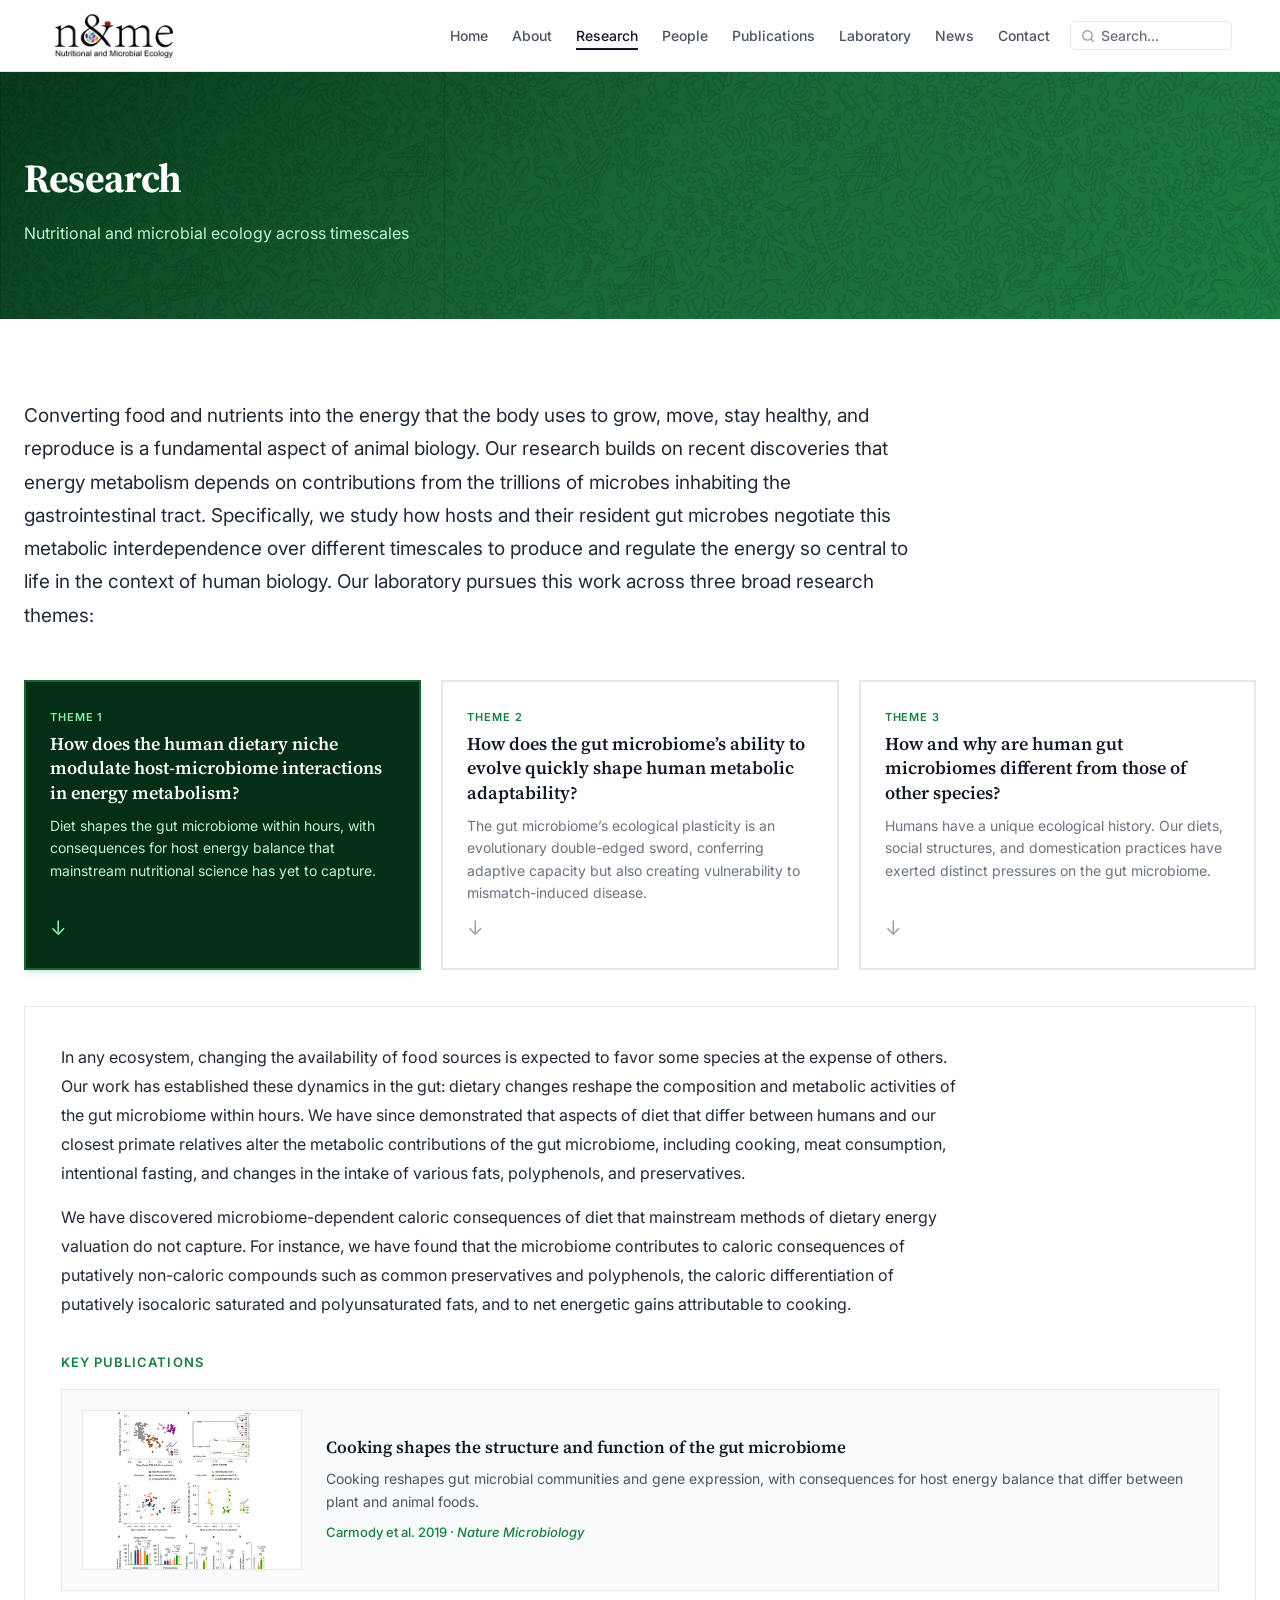
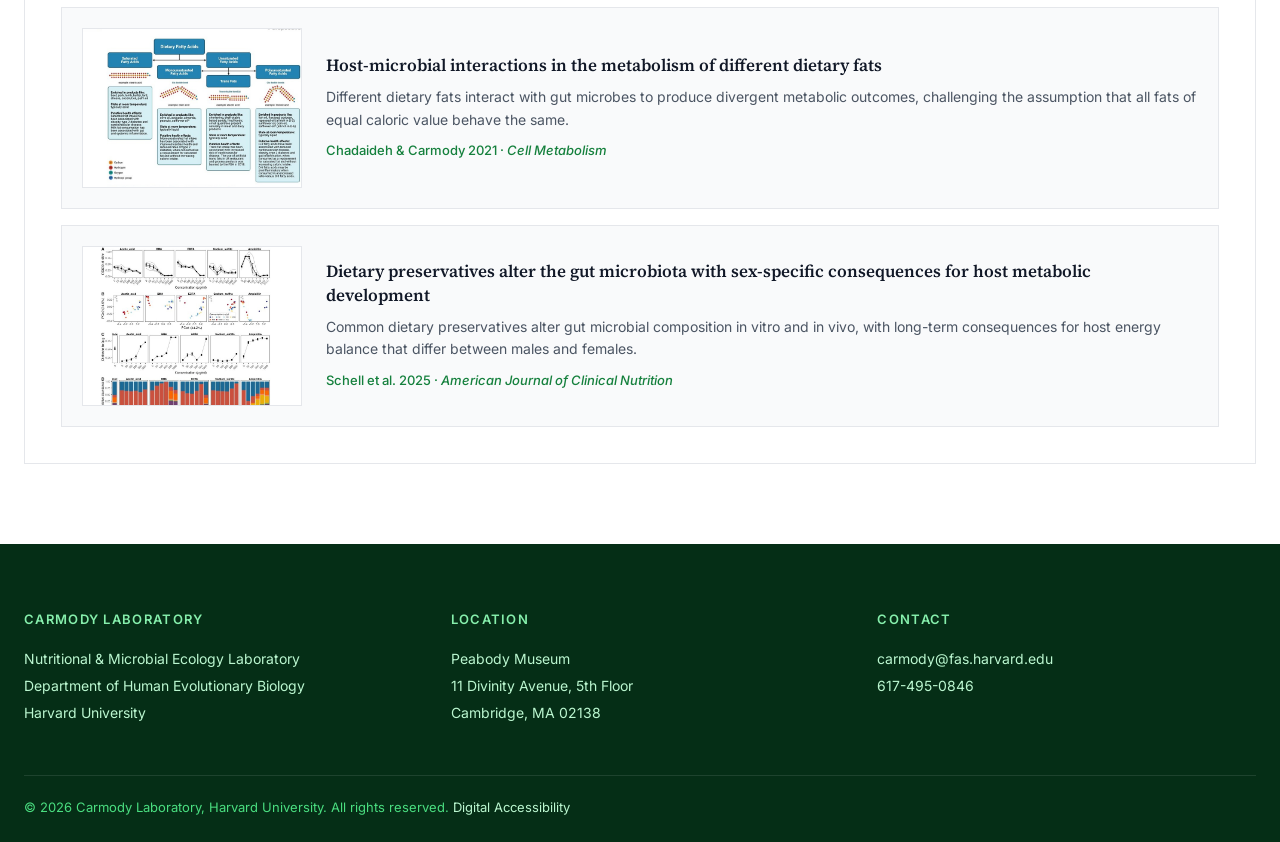
<file: research.html>
<!DOCTYPE html>
<html lang="en">
<head>
  <meta charset="UTF-8">
  <link rel="icon" type="image/x-icon" href="favicon.ico">
  <link rel="icon" type="image/png" sizes="32x32" href="favicon-32x32.png">
  <link rel="apple-touch-icon" sizes="180x180" href="apple-touch-icon.png">
  <meta name="viewport" content="width=device-width, initial-scale=1.0">
  <title>Research | Carmody Laboratory</title>
  <meta name="description" content="Research themes of the Carmody Laboratory: host-microbiome interactions, metabolic adaptability, and comparative gut microbiome ecology.">
  <link rel="preconnect" href="https://fonts.googleapis.com">
  <link rel="preconnect" href="https://fonts.gstatic.com" crossorigin>
  <link href="https://fonts.googleapis.com/css2?family=Inter:wght@400;500;600&family=Source+Serif+4:ital,wght@0,400;0,600;0,700;1,400&display=swap" rel="stylesheet">
  <link rel="stylesheet" href="css/styles.css">
</head>
<body>
  <div id="site-nav"></div>

  <main id="main-content">
  <div class="page-header">
    <div class="container">
      <h1>Research</h1>
      <p class="subtitle">Nutritional and microbial ecology across timescales</p>
    </div>
  </div>

  <section class="section">
    <div class="container">
      <p class="research-intro">Converting food and nutrients into the energy that the body uses to grow, move, stay healthy, and reproduce is a fundamental aspect of animal biology. Our research builds on recent discoveries that energy metabolism depends on contributions from the trillions of microbes inhabiting the gastrointestinal tract. Specifically, we study how hosts and their resident gut microbes negotiate this metabolic interdependence over different timescales to produce and regulate the energy so central to life in the context of human biology. Our laboratory pursues this work across three broad research themes:</p>

      <div class="research-boxes" role="tablist" aria-label="Research themes">
        <button class="research-box active" data-rbox="0" role="tab" aria-selected="true" aria-controls="rdetail-0" id="rtab-0">
          <span class="research-box-label">Theme 1</span>
          <h2>How does the human dietary niche modulate host-microbiome interactions in energy metabolism?</h2>
          <p>Diet shapes the gut microbiome within hours, with consequences for host energy balance that mainstream nutritional science has yet to capture.</p>
          <span class="research-box-arrow">&darr;</span>
        </button>
        <button class="research-box" data-rbox="1" role="tab" aria-selected="false" aria-controls="rdetail-1" id="rtab-1">
          <span class="research-box-label">Theme 2</span>
          <h2>How does the gut microbiome&rsquo;s ability to evolve quickly shape human metabolic adaptability?</h2>
          <p>The gut microbiome&rsquo;s ecological plasticity is an evolutionary double-edged sword, conferring adaptive capacity but also creating vulnerability to mismatch-induced disease.</p>
          <span class="research-box-arrow">&darr;</span>
        </button>
        <button class="research-box" data-rbox="2" role="tab" aria-selected="false" aria-controls="rdetail-2" id="rtab-2">
          <span class="research-box-label">Theme 3</span>
          <h2>How and why are human gut microbiomes different from those of other species?</h2>
          <p>Humans have a unique ecological history. Our diets, social structures, and domestication practices have exerted distinct pressures on the gut microbiome.</p>
          <span class="research-box-arrow">&darr;</span>
        </button>
      </div>

      <div class="research-detail active" id="rdetail-0" role="tabpanel" aria-labelledby="rtab-0">
        <div class="research-detail-description">
          <p>In any ecosystem, changing the availability of food sources is expected to favor some species at the expense of others. Our work has established these dynamics in the gut: dietary changes reshape the composition and metabolic activities of the gut microbiome within hours. We have since demonstrated that aspects of diet that differ between humans and our closest primate relatives alter the metabolic contributions of the gut microbiome, including cooking, meat consumption, intentional fasting, and changes in the intake of various fats, polyphenols, and preservatives.</p>
          <p>We have discovered microbiome-dependent caloric consequences of diet that mainstream methods of dietary energy valuation do not capture. For instance, we have found that the microbiome contributes to caloric consequences of putatively non-caloric compounds such as common preservatives and polyphenols, the caloric differentiation of putatively isocaloric saturated and polyunsaturated fats, and to net energetic gains attributable to cooking.</p>
        </div>
        <h3 class="research-papers-label">Key Publications</h3>
        <div class="research-papers">
          <a href="https://www.nature.com/articles/s41564-019-0569-4" target="_blank" rel="noopener" class="research-paper">
            <img src="images/research/q1_cooking.jpg" alt="Figure 1 from Carmody et al. 2019" class="research-paper-fig">
            <div class="research-paper-info">
              <div class="research-paper-title">Cooking shapes the structure and function of the gut microbiome</div>
              <div class="research-paper-desc">Cooking reshapes gut microbial communities and gene expression, with consequences for host energy balance that differ between plant and animal foods.</div>
              <div class="research-paper-cite">Carmody et al. 2019 &middot; <em>Nature Microbiology</em></div>
            </div>
          </a>
          <a href="https://www.cell.com/cell-metabolism/fulltext/S1550-4131(21)00177-7" target="_blank" rel="noopener" class="research-paper">
            <img src="images/research/q1_fats.jpg" alt="Figure 1 from Chadaideh &amp; Carmody 2021" class="research-paper-fig">
            <div class="research-paper-info">
              <div class="research-paper-title">Host-microbial interactions in the metabolism of different dietary fats</div>
              <div class="research-paper-desc">Different dietary fats interact with gut microbes to produce divergent metabolic outcomes, challenging the assumption that all fats of equal caloric value behave the same.</div>
              <div class="research-paper-cite">Chadaideh &amp; Carmody 2021 &middot; <em>Cell Metabolism</em></div>
            </div>
          </a>
          <a href="https://doi.org/10.1016/j.ajcnut.2025.04.010" target="_blank" rel="noopener" class="research-paper">
            <img src="images/research/q1_preservatives.jpg" alt="Figure 1 from Schell et al. 2025" class="research-paper-fig">
            <div class="research-paper-info">
              <div class="research-paper-title">Dietary preservatives alter the gut microbiota with sex-specific consequences for host metabolic development</div>
              <div class="research-paper-desc">Common dietary preservatives alter gut microbial composition in vitro and in vivo, with long-term consequences for host energy balance that differ between males and females.</div>
              <div class="research-paper-cite">Schell et al. 2025 &middot; <em>American Journal of Clinical Nutrition</em></div>
            </div>
          </a>
        </div>
      </div>

      <div class="research-detail" id="rdetail-1" role="tabpanel" aria-labelledby="rtab-1">
        <div class="research-detail-description">
          <p>Genomic changes occur over generations, but microbial metagenomes can change within hours in response to new ecological conditions. We are interested in how the ecological plasticity of the gut microbiome affects the ability of humans to adapt to changing environments.</p>
          <p>We have recently argued that the plasticity of the gut microbiome is an evolutionary double-edged sword: capable of conferring extra-genomic capacity for adaptation, but also affording opportunities for the microbiome to depart from profiles to which the human body has adapted, promoting mismatch-induced pathology. Our discoveries to date highlight the gut microbiome as a developmental signal of environmental quality, a dynamic energy buffer, and a persistent reservoir of health-relevant, human-associated microbes that are sensitive to, but not driven to extinction by, lifestyle change.</p>
        </div>
        <h3 class="research-papers-label">Key Publications</h3>
        <div class="research-papers">
          <a href="https://www.science.org/doi/10.1126/science.abf0590" target="_blank" rel="noopener" class="research-paper">
            <img src="images/research/q2_evolutionary.jpg" alt="Figure 1 from Carmody, Sarkar &amp; Reese 2021" class="research-paper-fig">
            <div class="research-paper-info">
              <div class="research-paper-title">Gut microbiota through an evolutionary lens</div>
              <div class="research-paper-desc">The ecological plasticity of the gut microbiome is a double-edged sword, capable of conferring adaptive capacity but also enabling mismatch-induced pathology in rapidly changing environments.</div>
              <div class="research-paper-cite">Carmody, Sarkar &amp; Reese 2021 &middot; <em>Science</em></div>
            </div>
          </a>
          <a href="https://www.sciencedirect.com/science/article/abs/pii/S1931312825000927" target="_blank" rel="noopener" class="research-paper">
            <img src="images/research/q2_antibiotics.jpg" alt="Figure 1 from Schell &amp; Carmody 2025" class="research-paper-fig">
            <div class="research-paper-info">
              <div class="research-paper-title">An energetic framework for gut microbiome-mediated obesity induced by early-life exposure to antibiotics</div>
              <div class="research-paper-desc">Early-life antibiotic exposure disrupts gut microbiota development, altering microbial metabolism and setting energy balance trajectories that persist into adulthood.</div>
              <div class="research-paper-cite">Schell &amp; Carmody 2025 &middot; <em>Cell Host &amp; Microbe</em></div>
            </div>
          </a>
        </div>
      </div>

      <div class="research-detail" id="rdetail-2" role="tabpanel" aria-labelledby="rtab-2">
        <div class="research-detail-description">
          <p>We are committed to exploring the pressures underpinning how and why the human gut microbiome is the way it is. Humans have a unique ecological history driven in part by our access to calorie-rich, highly omnivorous and processed diets, our changes in life history, and remarkable increases in our cooperation, social organization, and culture that have driven our demographic success.</p>
          <p>By changing and diversifying our ecological niche, these innovations can be expected to have exerted unique pressures on the human gut microbiome not encountered in other species, leading to unique pathways of host-microbiome interaction. We have played a central role in hypothesizing and exploring these eco-evolutionary phenomena.</p>
        </div>
        <h3 class="research-papers-label">Key Publications</h3>
        <div class="research-papers">
          <a href="https://pmc.ncbi.nlm.nih.gov/articles/PMC7993011/" target="_blank" rel="noopener" class="research-paper">
            <img src="images/research/q3_chimpanzee.jpg" alt="Figure 1 from Reese et al. 2020" class="research-paper-fig">
            <div class="research-paper-info">
              <div class="research-paper-title">Age patterning in wild chimpanzee gut microbiota diversity reveals differences from humans in early life</div>
              <div class="research-paper-desc">Gut microbiota diversity matures along fundamentally different trajectories in wild chimpanzees and humans, pointing to distinct developmental pressures in early life.</div>
              <div class="research-paper-cite">Reese et al. 2021 &middot; <em>Current Biology</em></div>
            </div>
          </a>
          <a href="https://elifesciences.org/articles/60197" target="_blank" rel="noopener" class="research-paper">
            <img src="images/research/q3_domestication.jpg" alt="Figure 1 from Reese et al. 2021" class="research-paper-fig">
            <div class="research-paper-info">
              <div class="research-paper-title">Effects of domestication on the gut microbiota parallel those of human industrialization</div>
              <div class="research-paper-desc">Domestication reshapes the mammalian gut microbiota in ways that parallel the effects of industrialization in humans, suggesting shared ecological drivers.</div>
              <div class="research-paper-cite">Reese et al. 2021 &middot; <em>eLife</em></div>
            </div>
          </a>
          <a href="https://www.cell.com/cell/fulltext/S0092-8674(23)01346-6" target="_blank" rel="noopener" class="research-paper">
            <img src="images/research/q3_social.jpg" alt="Figure 1 from Sarkar et al. 2024" class="research-paper-fig">
            <div class="research-paper-info">
              <div class="research-paper-title">Microbial transmission in the social microbiome and host health and disease</div>
              <div class="research-paper-desc">Social-ecological forces shape the transmission of microbes between individuals, with broad implications for host health, disease risk, and resilience.</div>
              <div class="research-paper-cite">Sarkar et al. 2024 &middot; <em>Cell</em></div>
            </div>
          </a>
        </div>
      </div>
    </div>
  </section>

  </main>
  <div id="site-footer"></div>
  <script src="js/main.js"></script>
</body>
</html>
</file>
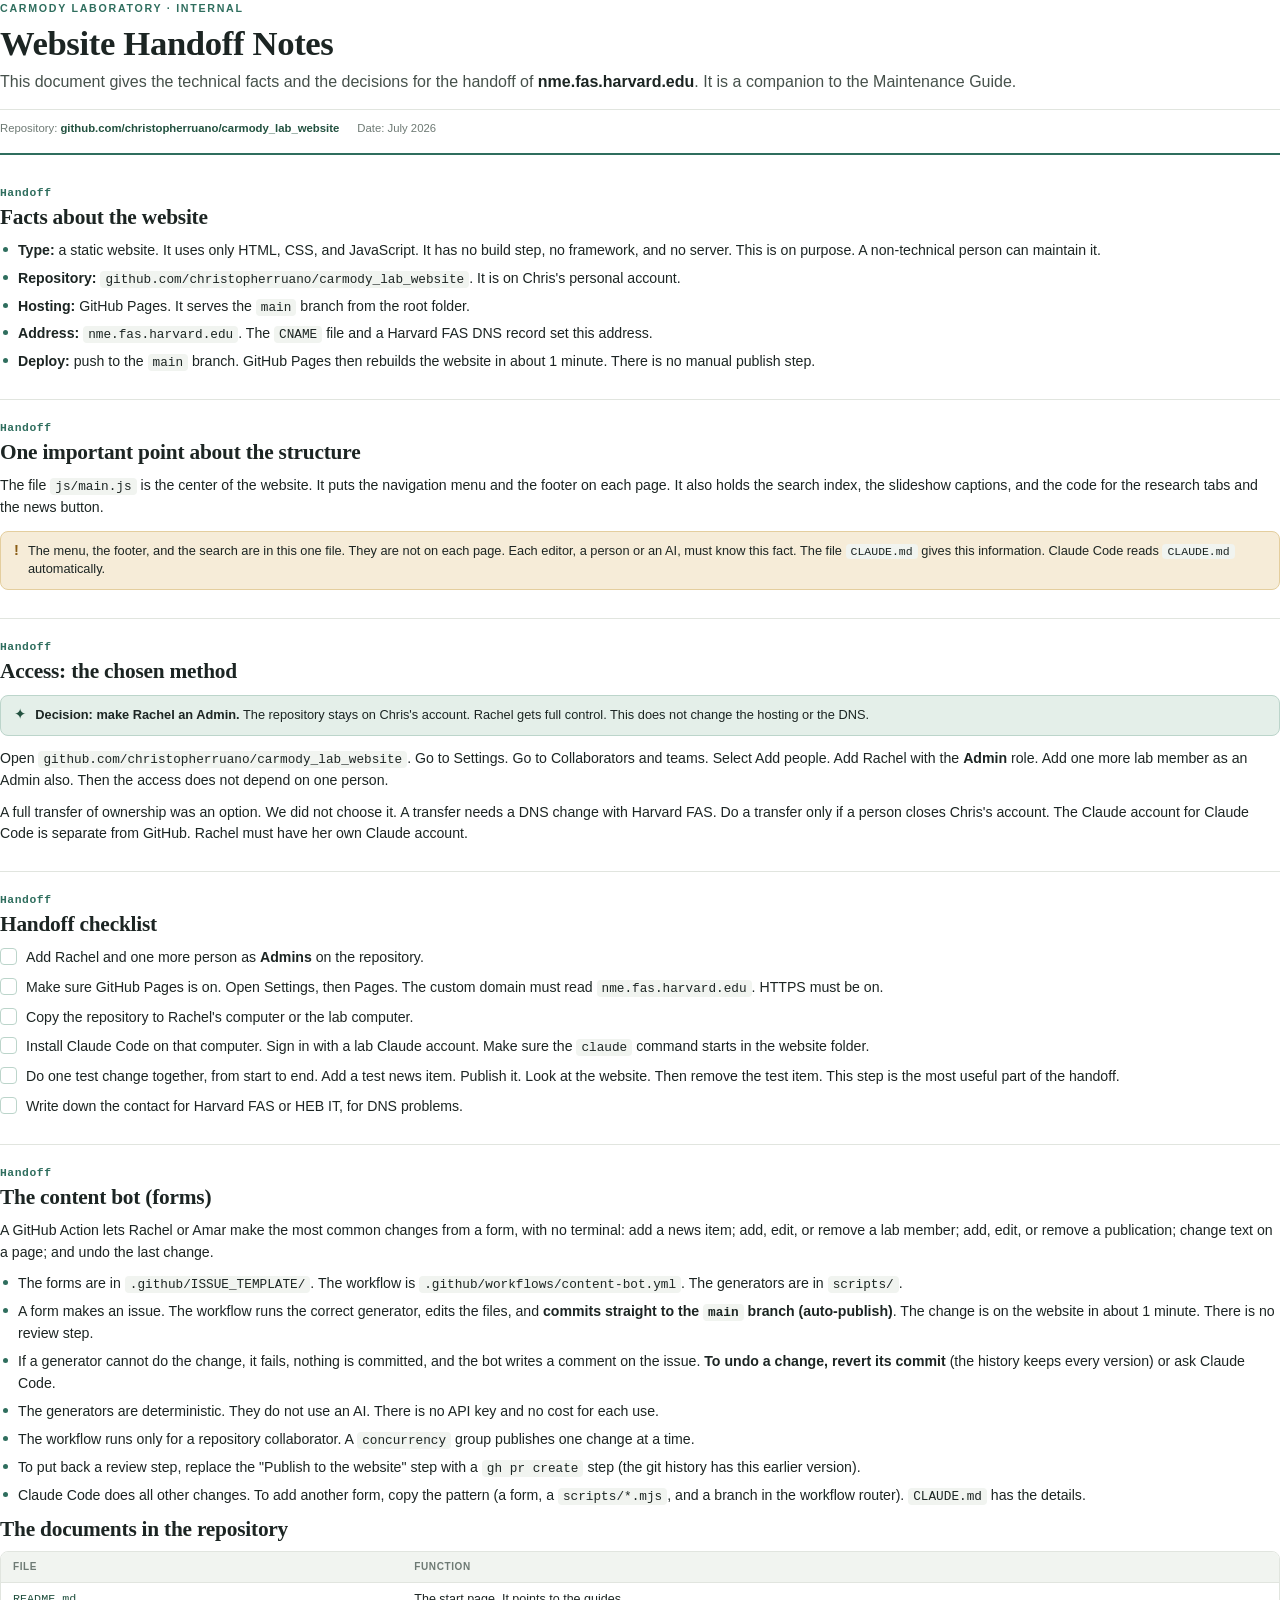
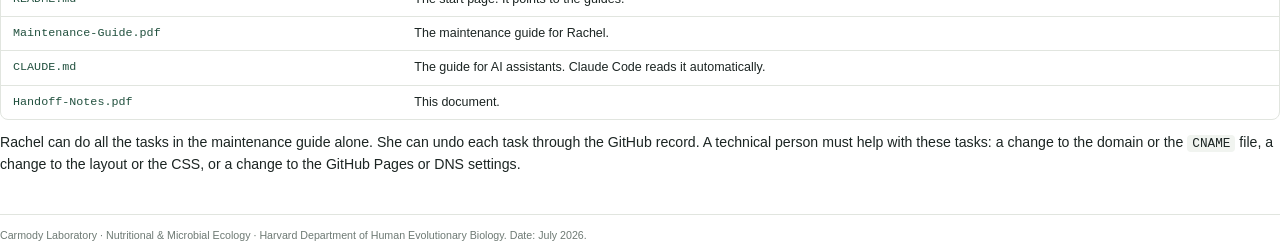
<file: guide-src/handoff.html>
<!DOCTYPE html>
<html lang="en">
<head>
<meta charset="UTF-8">
<title>Carmody Lab Website — Handoff Notes</title>
<link rel="stylesheet" href="guide.css">
</head>
<body>

<div class="masthead">
  <p class="eyebrow">Carmody Laboratory &middot; Internal</p>
  <h1 class="title">Website Handoff Notes</h1>
  <p class="lede">This document gives the technical facts and the decisions for the handoff of <strong>nme.fas.harvard.edu</strong>. It is a companion to the Maintenance Guide.</p>
  <div class="meta-row">
    <span>Repository: <strong>github.com/christopherruano/carmody_lab_website</strong></span>
    <span>Date: July 2026</span>
  </div>
</div>

<section class="block">
  <span class="sec-num">Handoff</span>
  <h2 class="sec">Facts about the website</h2>
  <ul class="clean">
    <li><strong>Type:</strong> a static website. It uses only HTML, CSS, and JavaScript. It has no build step, no framework, and no server. This is on purpose. A non-technical person can maintain it.</li>
    <li><strong>Repository:</strong> <code>github.com/christopherruano/carmody_lab_website</code>. It is on Chris's personal account.</li>
    <li><strong>Hosting:</strong> GitHub Pages. It serves the <code>main</code> branch from the root folder.</li>
    <li><strong>Address:</strong> <code>nme.fas.harvard.edu</code>. The <code>CNAME</code> file and a Harvard FAS DNS record set this address.</li>
    <li><strong>Deploy:</strong> push to the <code>main</code> branch. GitHub Pages then rebuilds the website in about 1 minute. There is no manual publish step.</li>
  </ul>
</section>

<section class="block">
  <span class="sec-num">Handoff</span>
  <h2 class="sec">One important point about the structure</h2>
  <p>The file <code>js/main.js</code> is the center of the website. It puts the navigation menu and the footer on each page. It also holds the search index, the slideshow captions, and the code for the research tabs and the news button.</p>
  <div class="callout warn"><span class="ic">!</span><p>The menu, the footer, and the search are in this one file. They are not on each page. Each editor, a person or an AI, must know this fact. The file <code>CLAUDE.md</code> gives this information. Claude Code reads <code>CLAUDE.md</code> automatically.</p></div>
</section>

<section class="block">
  <span class="sec-num">Handoff</span>
  <h2 class="sec">Access: the chosen method</h2>
  <div class="callout tip"><span class="ic">&#10022;</span><p><strong>Decision: make Rachel an Admin.</strong> The repository stays on Chris's account. Rachel gets full control. This does not change the hosting or the DNS.</p></div>
  <p>Open <code>github.com/christopherruano/carmody_lab_website</code>. Go to Settings. Go to Collaborators and teams. Select Add people. Add Rachel with the <strong>Admin</strong> role. Add one more lab member as an Admin also. Then the access does not depend on one person.</p>
  <p>A full transfer of ownership was an option. We did not choose it. A transfer needs a DNS change with Harvard FAS. Do a transfer only if a person closes Chris's account. The Claude account for Claude Code is separate from GitHub. Rachel must have her own Claude account.</p>
</section>

<section class="block">
  <span class="sec-num">Handoff</span>
  <h2 class="sec">Handoff checklist</h2>
  <ul class="check">
    <li>Add Rachel and one more person as <strong>Admins</strong> on the repository.</li>
    <li>Make sure GitHub Pages is on. Open Settings, then Pages. The custom domain must read <code>nme.fas.harvard.edu</code>. HTTPS must be on.</li>
    <li>Copy the repository to Rachel's computer or the lab computer.</li>
    <li>Install Claude Code on that computer. Sign in with a lab Claude account. Make sure the <code>claude</code> command starts in the website folder.</li>
    <li>Do one test change together, from start to end. Add a test news item. Publish it. Look at the website. Then remove the test item. This step is the most useful part of the handoff.</li>
    <li>Write down the contact for Harvard FAS or HEB IT, for DNS problems.</li>
  </ul>
</section>

<section class="block">
  <span class="sec-num">Handoff</span>
  <h2 class="sec">The content bot (forms)</h2>
  <p>A GitHub Action lets Rachel or Amar make the most common changes from a form, with no terminal: add a news item; add, edit, or remove a lab member; add, edit, or remove a publication; change text on a page; and undo the last change.</p>
  <ul class="clean">
    <li>The forms are in <code>.github/ISSUE_TEMPLATE/</code>. The workflow is <code>.github/workflows/content-bot.yml</code>. The generators are in <code>scripts/</code>.</li>
    <li>A form makes an issue. The workflow runs the correct generator, edits the files, and <strong>commits straight to the <code>main</code> branch (auto-publish)</strong>. The change is on the website in about 1 minute. There is no review step.</li>
    <li>If a generator cannot do the change, it fails, nothing is committed, and the bot writes a comment on the issue. <strong>To undo a change, revert its commit</strong> (the history keeps every version) or ask Claude Code.</li>
    <li>The generators are deterministic. They do not use an AI. There is no API key and no cost for each use.</li>
    <li>The workflow runs only for a repository collaborator. A <code>concurrency</code> group publishes one change at a time.</li>
    <li>To put back a review step, replace the "Publish to the website" step with a <code>gh pr create</code> step (the git history has this earlier version).</li>
    <li>Claude Code does all other changes. To add another form, copy the pattern (a form, a <code>scripts/*.mjs</code>, and a branch in the workflow router). <code>CLAUDE.md</code> has the details.</li>
  </ul>

  <h2 class="sec">The documents in the repository</h2>
  <div class="table-scroll">
    <table>
      <thead><tr><th>File</th><th>Function</th></tr></thead>
      <tbody>
        <tr><td>README.md</td><td>The start page. It points to the guides.</td></tr>
        <tr><td>Maintenance&#8209;Guide.pdf</td><td>The maintenance guide for Rachel.</td></tr>
        <tr><td>CLAUDE.md</td><td>The guide for AI assistants. Claude Code reads it automatically.</td></tr>
        <tr><td>Handoff&#8209;Notes.pdf</td><td>This document.</td></tr>
      </tbody>
    </table>
  </div>
  <p>Rachel can do all the tasks in the maintenance guide alone. She can undo each task through the GitHub record. A technical person must help with these tasks: a change to the domain or the <code>CNAME</code> file, a change to the layout or the CSS, or a change to the GitHub Pages or DNS settings.</p>
</section>

<footer class="foot">
  Carmody Laboratory &middot; Nutritional &amp; Microbial Ecology &middot; Harvard Department of Human Evolutionary Biology. Date: July 2026.
</footer>

</body>
</html>
</file>
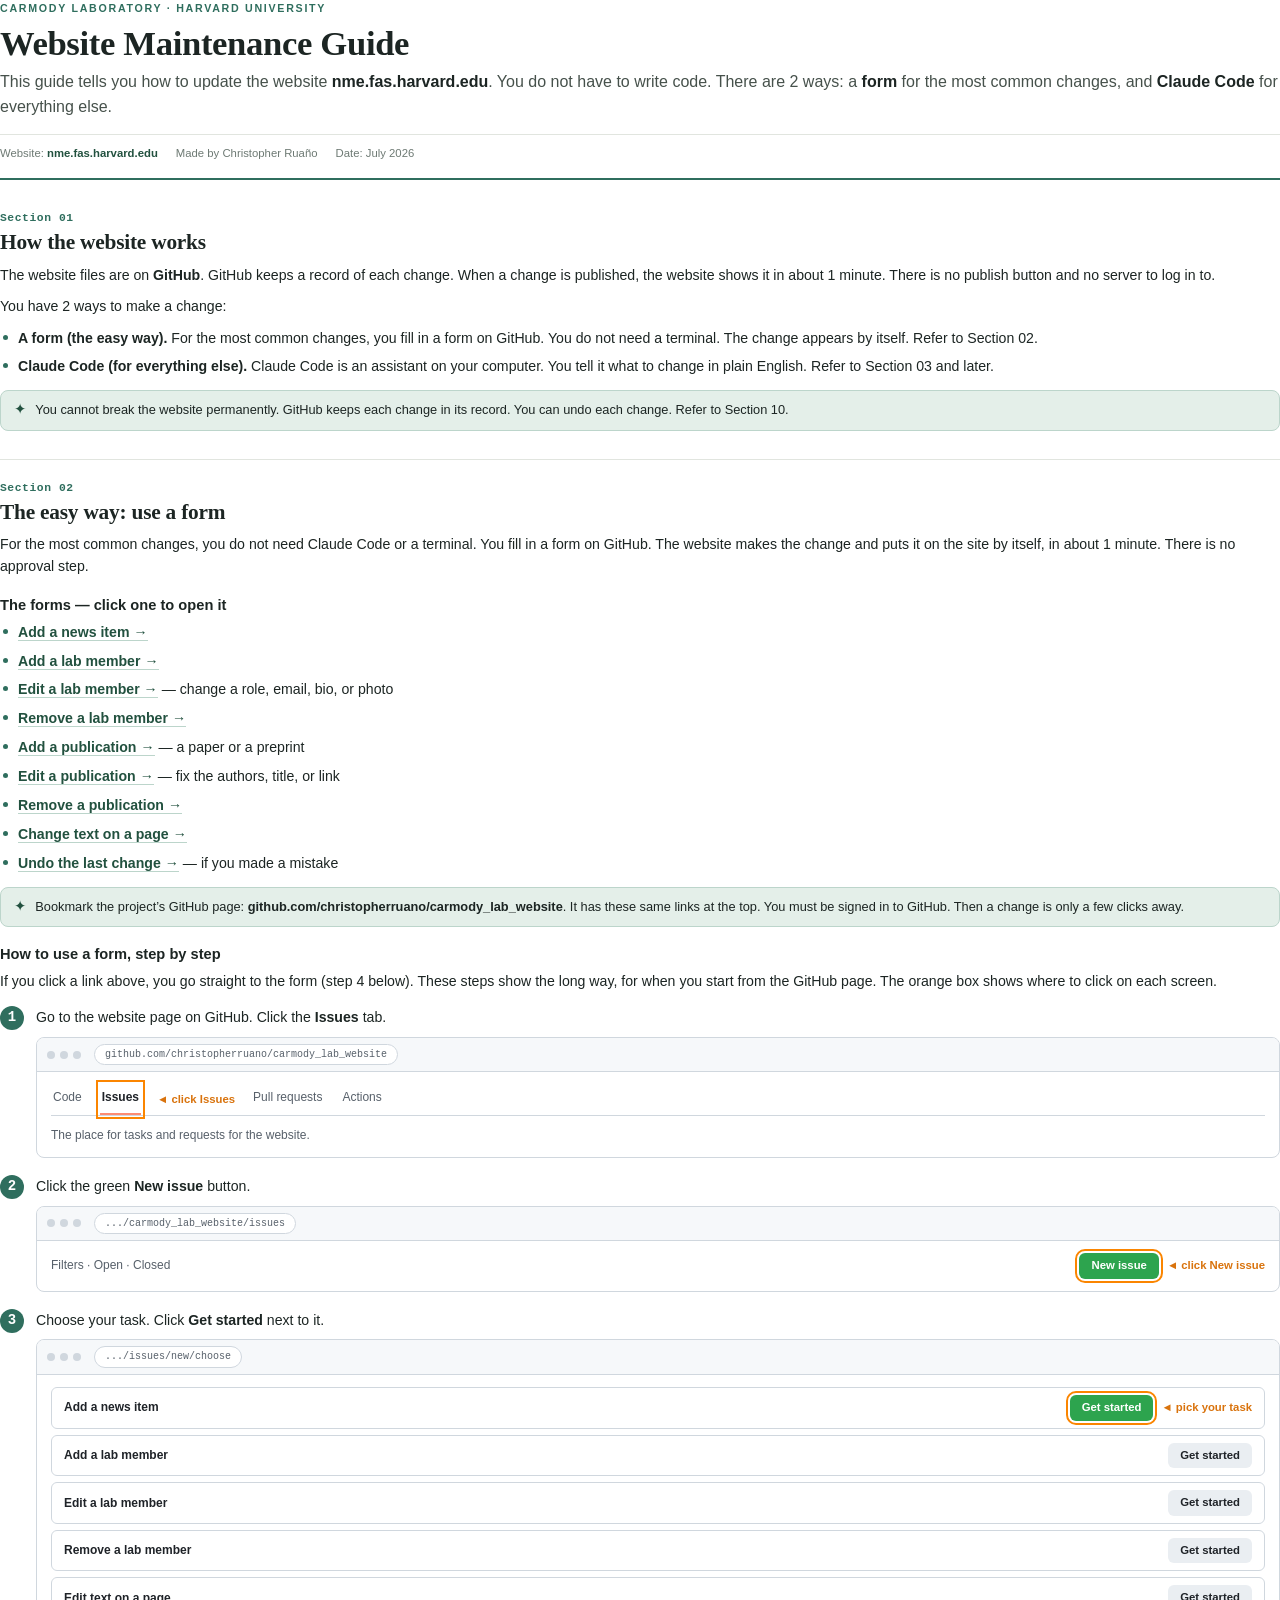
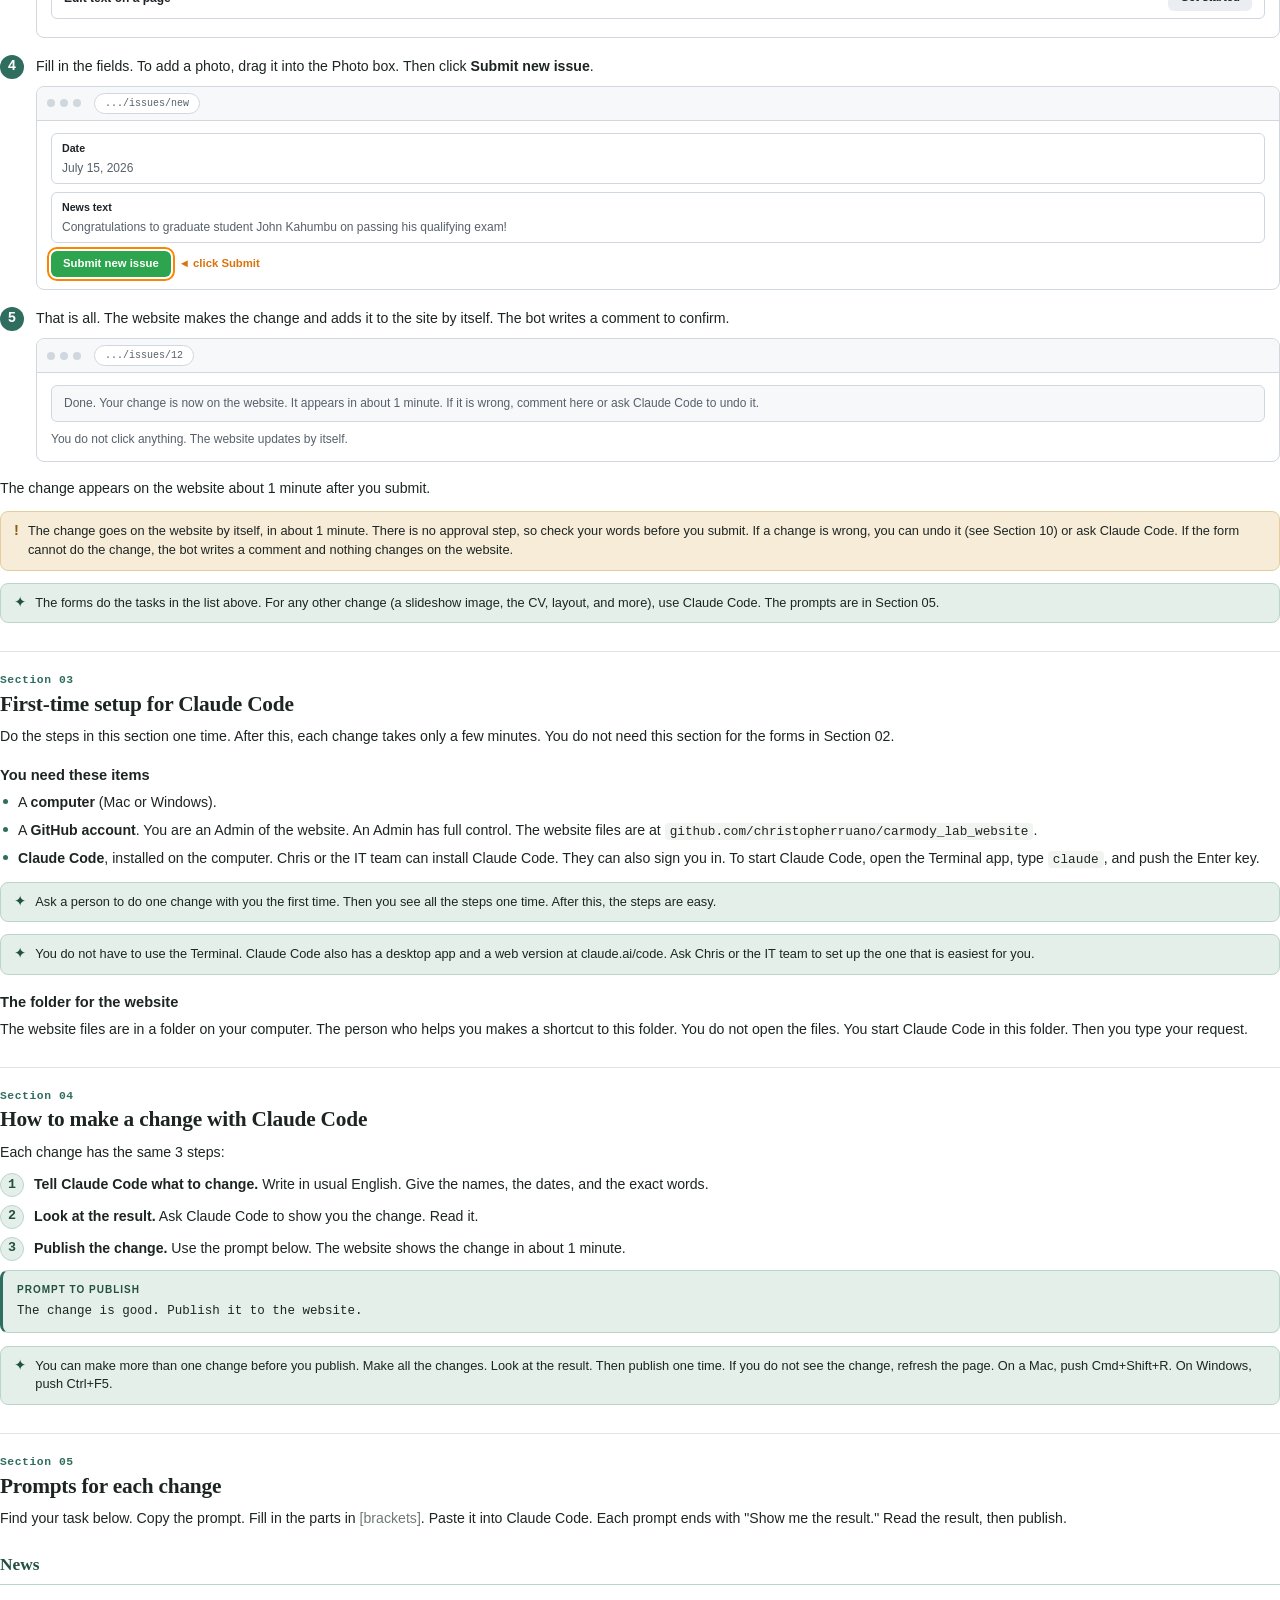
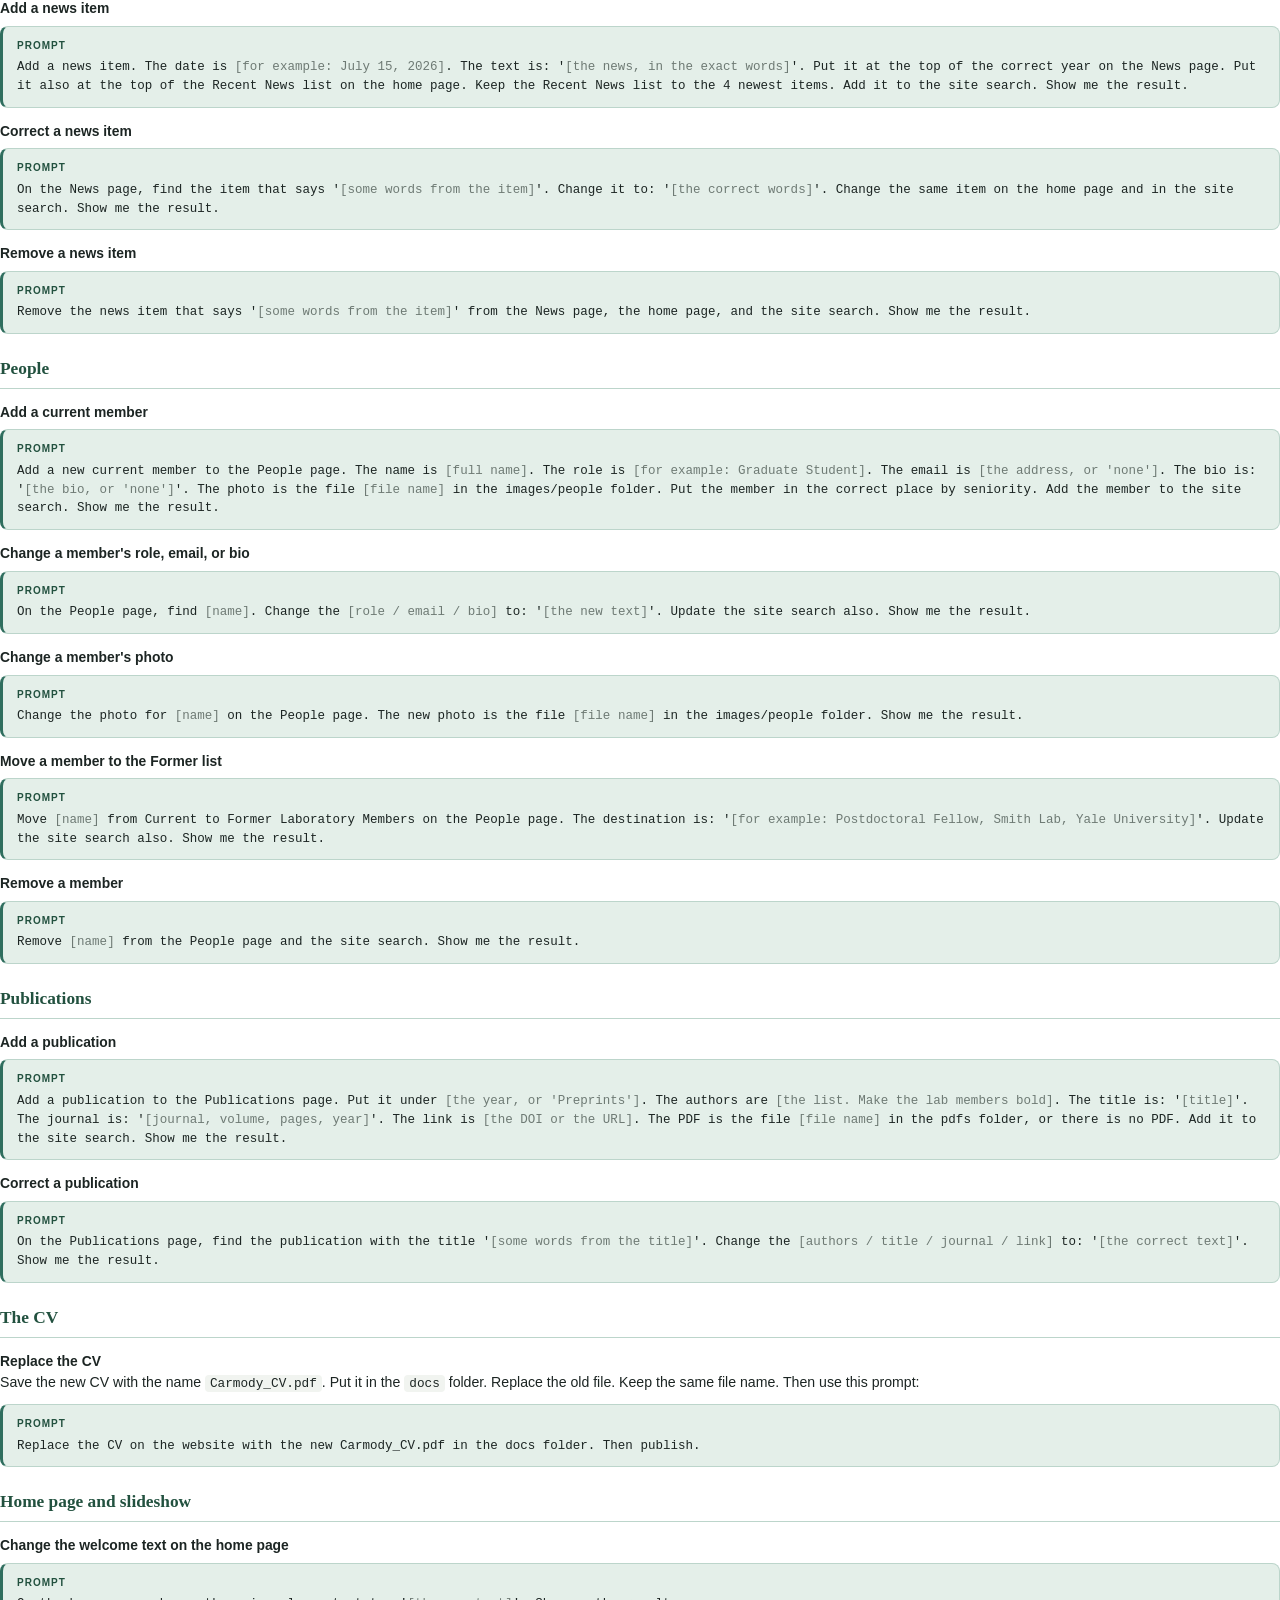
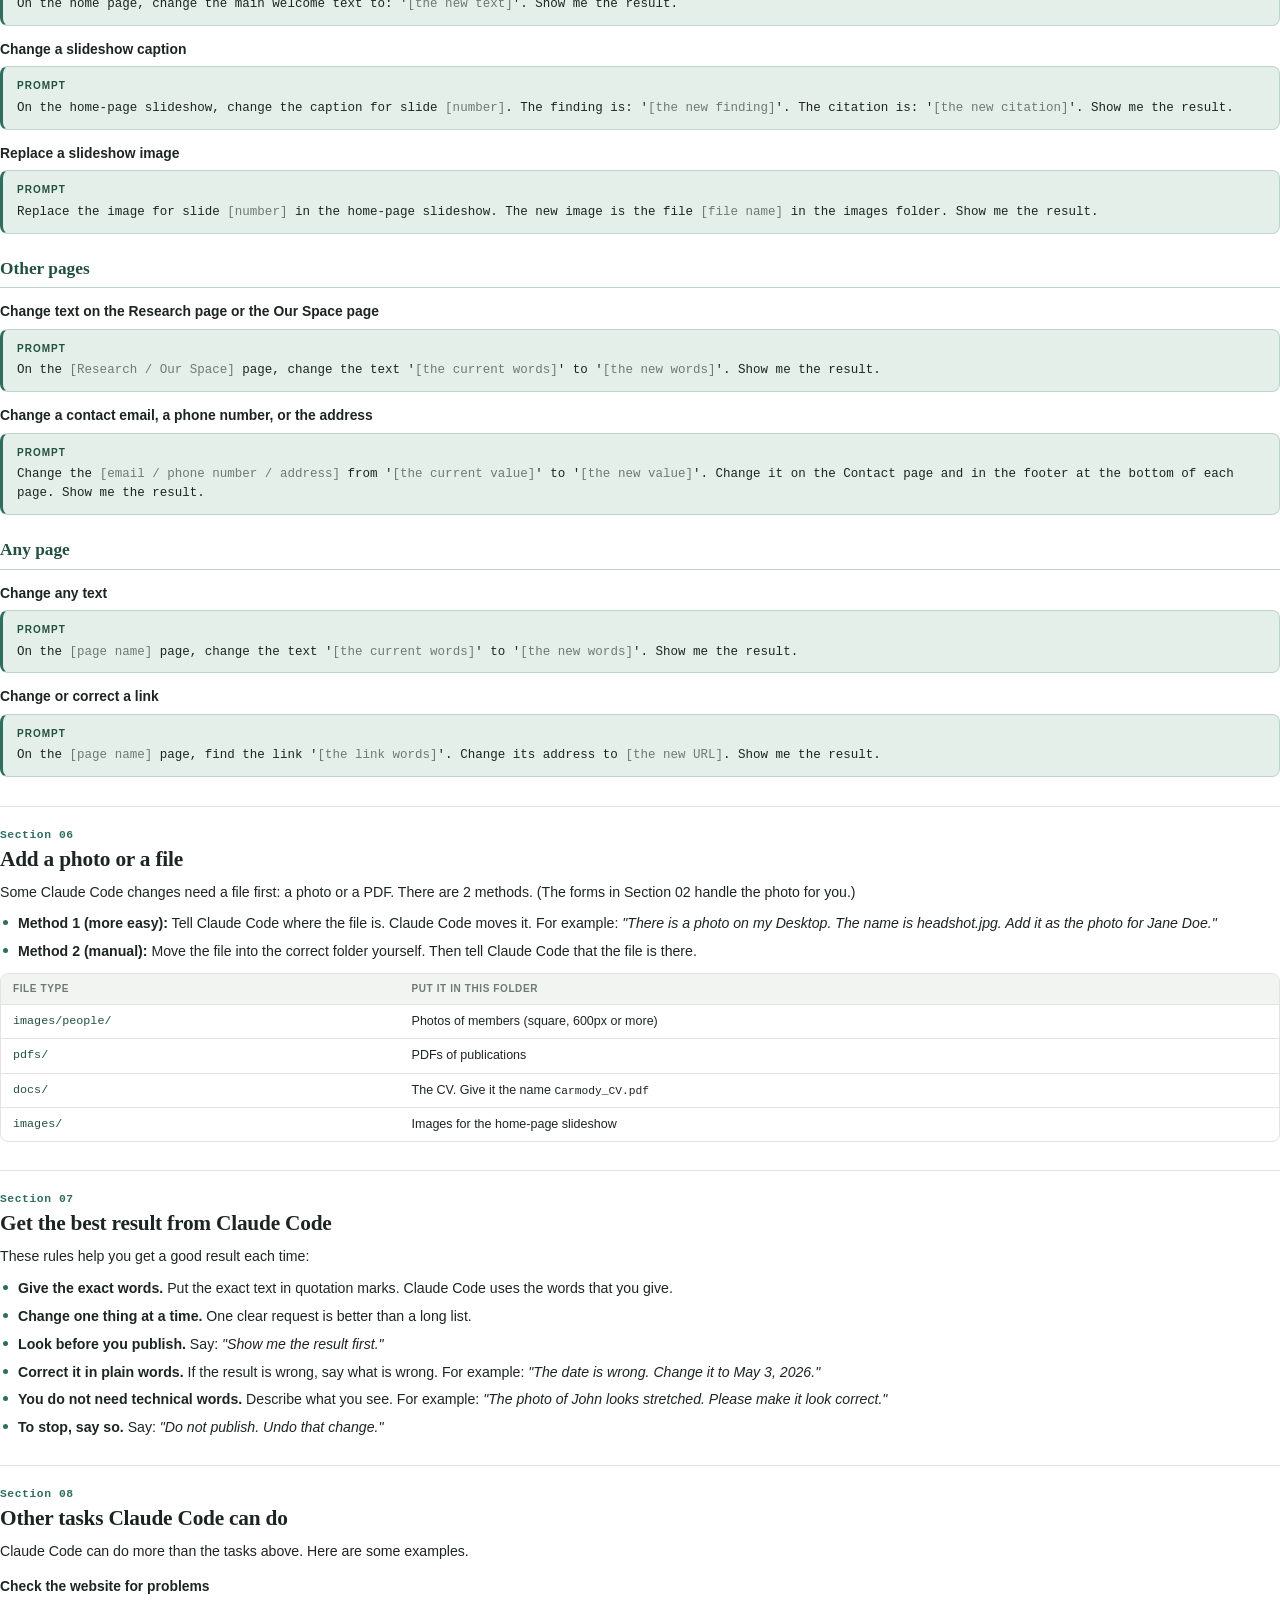
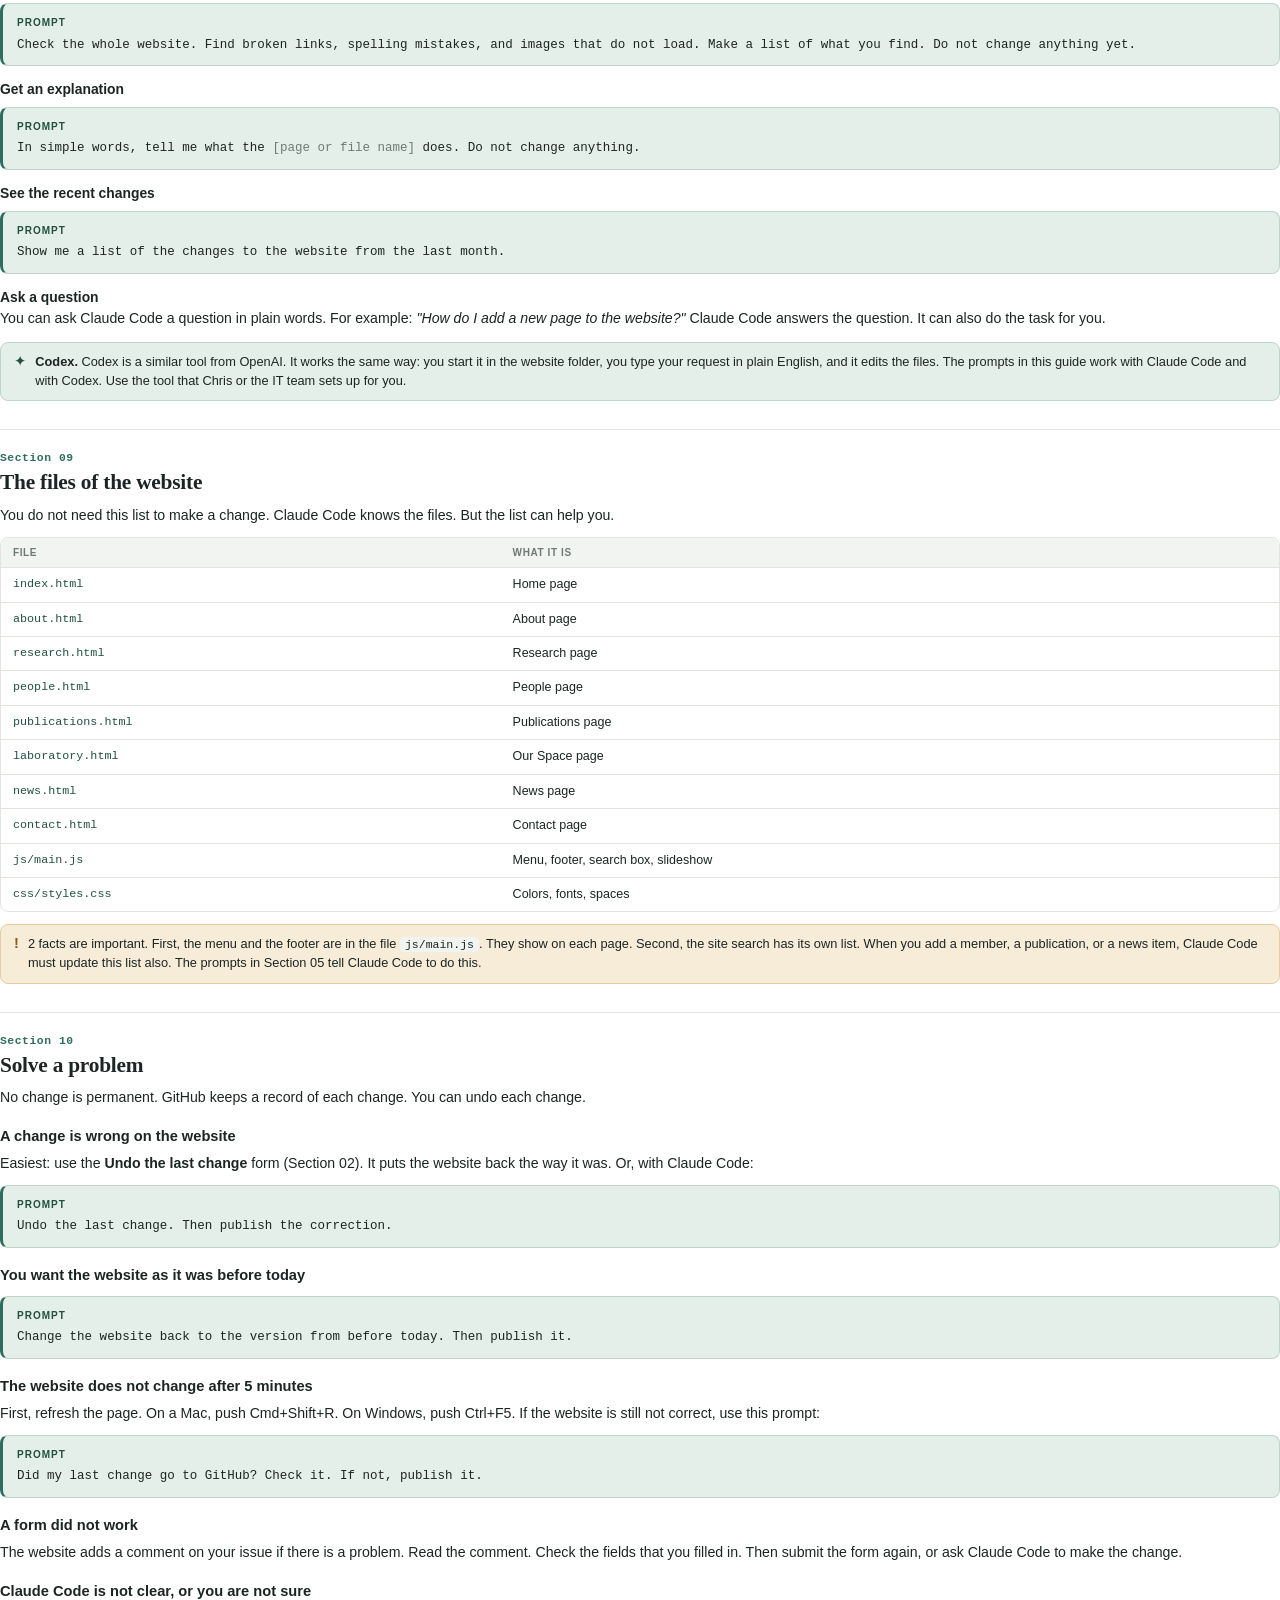
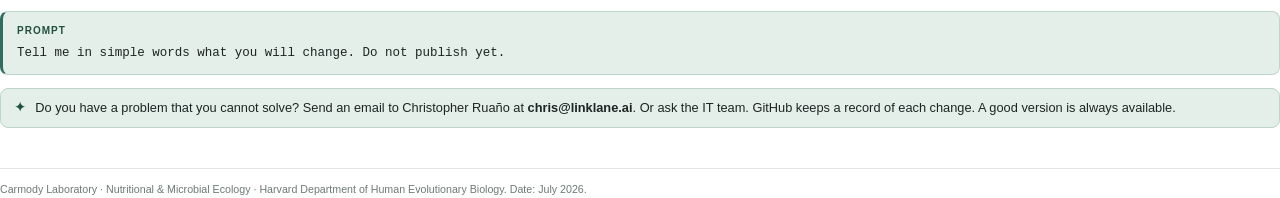
<file: guide-src/maintenance.html>
<!DOCTYPE html>
<html lang="en">
<head>
<meta charset="UTF-8">
<title>Carmody Lab Website — Maintenance Guide</title>
<link rel="stylesheet" href="guide.css">
</head>
<body>

<div class="masthead">
  <p class="eyebrow">Carmody Laboratory &middot; Harvard University</p>
  <h1 class="title">Website Maintenance Guide</h1>
  <p class="lede">This guide tells you how to update the website <strong>nme.fas.harvard.edu</strong>. You do not have to write code. There are 2 ways: a <strong>form</strong> for the most common changes, and <strong>Claude Code</strong> for everything else.</p>
  <div class="meta-row">
    <span>Website: <strong>nme.fas.harvard.edu</strong></span>
    <span>Made by Christopher Rua&ntilde;o</span>
    <span>Date: July 2026</span>
  </div>
</div>

<section class="block">
  <span class="sec-num">Section 01</span>
  <h2 class="sec">How the website works</h2>
  <p>The website files are on <strong>GitHub</strong>. GitHub keeps a record of each change. When a change is published, the website shows it in about 1 minute. There is no publish button and no server to log in to.</p>
  <p>You have 2 ways to make a change:</p>
  <ul class="clean">
    <li><strong>A form (the easy way).</strong> For the most common changes, you fill in a form on GitHub. You do not need a terminal. The change appears by itself. Refer to Section 02.</li>
    <li><strong>Claude Code (for everything else).</strong> Claude Code is an assistant on your computer. You tell it what to change in plain English. Refer to Section 03 and later.</li>
  </ul>
  <div class="callout tip"><span class="ic">&#10022;</span><p>You cannot break the website permanently. GitHub keeps each change in its record. You can undo each change. Refer to Section 10.</p></div>
</section>

<section class="block">
  <span class="sec-num">Section 02</span>
  <h2 class="sec">The easy way: use a form</h2>
  <p>For the most common changes, you do not need Claude Code or a terminal. You fill in a form on GitHub. The website makes the change and puts it on the site by itself, in about 1 minute. There is no approval step.</p>

  <h3>The forms &mdash; click one to open it</h3>
  <ul class="qlinks">
    <li><a href="https://github.com/christopherruano/carmody_lab_website/issues/new?template=add-news.yml">Add a news item</a></li>
    <li><a href="https://github.com/christopherruano/carmody_lab_website/issues/new?template=add-person.yml">Add a lab member</a></li>
    <li><a href="https://github.com/christopherruano/carmody_lab_website/issues/new?template=edit-person.yml">Edit a lab member</a> &mdash; change a role, email, bio, or photo</li>
    <li><a href="https://github.com/christopherruano/carmody_lab_website/issues/new?template=remove-person.yml">Remove a lab member</a></li>
    <li><a href="https://github.com/christopherruano/carmody_lab_website/issues/new?template=add-publication.yml">Add a publication</a> &mdash; a paper or a preprint</li>
    <li><a href="https://github.com/christopherruano/carmody_lab_website/issues/new?template=edit-publication.yml">Edit a publication</a> &mdash; fix the authors, title, or link</li>
    <li><a href="https://github.com/christopherruano/carmody_lab_website/issues/new?template=remove-publication.yml">Remove a publication</a></li>
    <li><a href="https://github.com/christopherruano/carmody_lab_website/issues/new?template=edit-text.yml">Change text on a page</a></li>
    <li><a href="https://github.com/christopherruano/carmody_lab_website/issues/new?template=undo.yml">Undo the last change</a> &mdash; if you made a mistake</li>
  </ul>
  <div class="callout tip"><span class="ic">&#10022;</span><p>Bookmark the project&rsquo;s GitHub page: <strong>github.com/christopherruano/carmody_lab_website</strong>. It has these same links at the top. You must be signed in to GitHub. Then a change is only a few clicks away.</p></div>

  <h3>How to use a form, step by step</h3>
  <p>If you click a link above, you go straight to the form (step 4 below). These steps show the long way, for when you start from the GitHub page. The orange box shows where to click on each screen.</p>

  <div class="walk">

    <div class="wstep">
      <div class="wnum">1</div>
      <div class="wbody">
        <p class="wcap">Go to the website page on GitHub. Click the <strong>Issues</strong> tab.</p>
        <div class="shot">
          <div class="shot-bar"><span class="dot"></span><span class="dot"></span><span class="dot"></span><span class="urlpill">github.com/christopherruano/carmody_lab_website</span></div>
          <div class="shot-body">
            <div class="ghtabs">
              <span class="ghtab">Code</span>
              <span class="ghtab hot">Issues</span>
              <span class="point">&#9668; click Issues</span>
              <span class="ghtab">Pull requests</span>
              <span class="ghtab">Actions</span>
            </div>
            <div class="ghmuted">The place for tasks and requests for the website.</div>
          </div>
        </div>
      </div>
    </div>

    <div class="wstep">
      <div class="wnum">2</div>
      <div class="wbody">
        <p class="wcap">Click the green <strong>New issue</strong> button.</p>
        <div class="shot">
          <div class="shot-bar"><span class="dot"></span><span class="dot"></span><span class="dot"></span><span class="urlpill">.../carmody_lab_website/issues</span></div>
          <div class="shot-body">
            <div class="actionrow" style="justify-content:space-between;">
              <span class="ghmuted">Filters &middot; Open &middot; Closed</span>
              <span class="actionrow"><span class="ghbtn hot">New issue</span><span class="point">&#9668; click New issue</span></span>
            </div>
          </div>
        </div>
      </div>
    </div>

    <div class="wstep">
      <div class="wnum">3</div>
      <div class="wbody">
        <p class="wcap">Choose your task. Click <strong>Get started</strong> next to it.</p>
        <div class="shot">
          <div class="shot-bar"><span class="dot"></span><span class="dot"></span><span class="dot"></span><span class="urlpill">.../issues/new/choose</span></div>
          <div class="shot-body">
            <div class="ghrow"><span class="t">Add a news item</span><span class="actionrow"><span class="ghbtn hot">Get started</span><span class="point">&#9668; pick your task</span></span></div>
            <div class="ghrow"><span class="t">Add a lab member</span><span class="ghbtn grey">Get started</span></div>
            <div class="ghrow"><span class="t">Edit a lab member</span><span class="ghbtn grey">Get started</span></div>
            <div class="ghrow"><span class="t">Remove a lab member</span><span class="ghbtn grey">Get started</span></div>
            <div class="ghrow"><span class="t">Edit text on a page</span><span class="ghbtn grey">Get started</span></div>
          </div>
        </div>
      </div>
    </div>

    <div class="wstep">
      <div class="wnum">4</div>
      <div class="wbody">
        <p class="wcap">Fill in the fields. To add a photo, drag it into the Photo box. Then click <strong>Submit new issue</strong>.</p>
        <div class="shot">
          <div class="shot-bar"><span class="dot"></span><span class="dot"></span><span class="dot"></span><span class="urlpill">.../issues/new</span></div>
          <div class="shot-body">
            <div class="field"><span class="lbl">Date</span><span class="val">July 15, 2026</span></div>
            <div class="field"><span class="lbl">News text</span><span class="val">Congratulations to graduate student John Kahumbu on passing his qualifying exam!</span></div>
            <div class="actionrow"><span class="ghbtn hot">Submit new issue</span><span class="point">&#9668; click Submit</span></div>
          </div>
        </div>
      </div>
    </div>

    <div class="wstep">
      <div class="wnum">5</div>
      <div class="wbody">
        <p class="wcap">That is all. The website makes the change and adds it to the site by itself. The bot writes a comment to confirm.</p>
        <div class="shot">
          <div class="shot-bar"><span class="dot"></span><span class="dot"></span><span class="dot"></span><span class="urlpill">.../issues/12</span></div>
          <div class="shot-body">
            <div class="gcomment">Done. Your change is now on the website. It appears in about 1 minute. If it is wrong, comment here or ask Claude Code to undo it.</div>
            <div class="ghmuted">You do not click anything. The website updates by itself.</div>
          </div>
        </div>
      </div>
    </div>

  </div>
  <p>The change appears on the website about 1 minute after you submit.</p>
  <div class="callout warn"><span class="ic">!</span><p>The change goes on the website by itself, in about 1 minute. There is no approval step, so check your words before you submit. If a change is wrong, you can undo it (see Section 10) or ask Claude Code. If the form cannot do the change, the bot writes a comment and nothing changes on the website.</p></div>
  <div class="callout tip"><span class="ic">&#10022;</span><p>The forms do the tasks in the list above. For any other change (a slideshow image, the CV, layout, and more), use Claude Code. The prompts are in Section 05.</p></div>
</section>

<section class="block">
  <span class="sec-num">Section 03</span>
  <h2 class="sec">First-time setup for Claude Code</h2>
  <p>Do the steps in this section one time. After this, each change takes only a few minutes. You do not need this section for the forms in Section 02.</p>
  <h3>You need these items</h3>
  <ul class="clean">
    <li>A <strong>computer</strong> (Mac or Windows).</li>
    <li>A <strong>GitHub account</strong>. You are an Admin of the website. An Admin has full control. The website files are at <code>github.com/christopherruano/carmody_lab_website</code>.</li>
    <li><strong>Claude Code</strong>, installed on the computer. Chris or the IT team can install Claude Code. They can also sign you in. To start Claude Code, open the Terminal app, type <code>claude</code>, and push the Enter key.</li>
  </ul>
  <div class="callout tip"><span class="ic">&#10022;</span><p>Ask a person to do one change with you the first time. Then you see all the steps one time. After this, the steps are easy.</p></div>
  <div class="callout tip"><span class="ic">&#10022;</span><p>You do not have to use the Terminal. Claude Code also has a desktop app and a web version at claude.ai/code. Ask Chris or the IT team to set up the one that is easiest for you.</p></div>
  <h3>The folder for the website</h3>
  <p>The website files are in a folder on your computer. The person who helps you makes a shortcut to this folder. You do not open the files. You start Claude Code in this folder. Then you type your request.</p>
</section>

<section class="block">
  <span class="sec-num">Section 04</span>
  <h2 class="sec">How to make a change with Claude Code</h2>
  <p>Each change has the same 3 steps:</p>
  <ol class="steps">
    <li><strong>Tell Claude Code what to change.</strong> Write in usual English. Give the names, the dates, and the exact words.</li>
    <li><strong>Look at the result.</strong> Ask Claude Code to show you the change. Read it.</li>
    <li><strong>Publish the change.</strong> Use the prompt below. The website shows the change in about 1 minute.</li>
  </ol>
  <div class="prompt">
    <div class="prompt-label">Prompt to publish</div>
    <p class="prompt-text">The change is good. Publish it to the website.</p>
  </div>
  <div class="callout tip"><span class="ic">&#10022;</span><p>You can make more than one change before you publish. Make all the changes. Look at the result. Then publish one time. If you do not see the change, refresh the page. On a Mac, push Cmd+Shift+R. On Windows, push Ctrl+F5.</p></div>
</section>

<section class="block">
  <span class="sec-num">Section 05</span>
  <h2 class="sec">Prompts for each change</h2>
  <p>Find your task below. Copy the prompt. Fill in the parts in <span class="fill">[brackets]</span>. Paste it into Claude Code. Each prompt ends with "Show me the result." Read the result, then publish.</p>

  <h3 class="group-head">News</h3>

  <p class="task">Add a news item</p>
  <div class="prompt">
    <div class="prompt-label">Prompt</div>
    <p class="prompt-text">Add a news item. The date is <span class="fill">[for example: July 15, 2026]</span>. The text is: '<span class="fill">[the news, in the exact words]</span>'. Put it at the top of the correct year on the News page. Put it also at the top of the Recent News list on the home page. Keep the Recent News list to the 4 newest items. Add it to the site search. Show me the result.</p>
  </div>

  <p class="task">Correct a news item</p>
  <div class="prompt">
    <div class="prompt-label">Prompt</div>
    <p class="prompt-text">On the News page, find the item that says '<span class="fill">[some words from the item]</span>'. Change it to: '<span class="fill">[the correct words]</span>'. Change the same item on the home page and in the site search. Show me the result.</p>
  </div>

  <p class="task">Remove a news item</p>
  <div class="prompt">
    <div class="prompt-label">Prompt</div>
    <p class="prompt-text">Remove the news item that says '<span class="fill">[some words from the item]</span>' from the News page, the home page, and the site search. Show me the result.</p>
  </div>

  <h3 class="group-head">People</h3>

  <p class="task">Add a current member</p>
  <div class="prompt">
    <div class="prompt-label">Prompt</div>
    <p class="prompt-text">Add a new current member to the People page. The name is <span class="fill">[full name]</span>. The role is <span class="fill">[for example: Graduate Student]</span>. The email is <span class="fill">[the address, or 'none']</span>. The bio is: '<span class="fill">[the bio, or 'none']</span>'. The photo is the file <span class="fill">[file name]</span> in the images/people folder. Put the member in the correct place by seniority. Add the member to the site search. Show me the result.</p>
  </div>

  <p class="task">Change a member's role, email, or bio</p>
  <div class="prompt">
    <div class="prompt-label">Prompt</div>
    <p class="prompt-text">On the People page, find <span class="fill">[name]</span>. Change the <span class="fill">[role / email / bio]</span> to: '<span class="fill">[the new text]</span>'. Update the site search also. Show me the result.</p>
  </div>

  <p class="task">Change a member's photo</p>
  <div class="prompt">
    <div class="prompt-label">Prompt</div>
    <p class="prompt-text">Change the photo for <span class="fill">[name]</span> on the People page. The new photo is the file <span class="fill">[file name]</span> in the images/people folder. Show me the result.</p>
  </div>

  <p class="task">Move a member to the Former list</p>
  <div class="prompt">
    <div class="prompt-label">Prompt</div>
    <p class="prompt-text">Move <span class="fill">[name]</span> from Current to Former Laboratory Members on the People page. The destination is: '<span class="fill">[for example: Postdoctoral Fellow, Smith Lab, Yale University]</span>'. Update the site search also. Show me the result.</p>
  </div>

  <p class="task">Remove a member</p>
  <div class="prompt">
    <div class="prompt-label">Prompt</div>
    <p class="prompt-text">Remove <span class="fill">[name]</span> from the People page and the site search. Show me the result.</p>
  </div>

  <h3 class="group-head">Publications</h3>

  <p class="task">Add a publication</p>
  <div class="prompt">
    <div class="prompt-label">Prompt</div>
    <p class="prompt-text">Add a publication to the Publications page. Put it under <span class="fill">[the year, or 'Preprints']</span>. The authors are <span class="fill">[the list. Make the lab members bold]</span>. The title is: '<span class="fill">[title]</span>'. The journal is: '<span class="fill">[journal, volume, pages, year]</span>'. The link is <span class="fill">[the DOI or the URL]</span>. The PDF is the file <span class="fill">[file name]</span> in the pdfs folder, or there is no PDF. Add it to the site search. Show me the result.</p>
  </div>

  <p class="task">Correct a publication</p>
  <div class="prompt">
    <div class="prompt-label">Prompt</div>
    <p class="prompt-text">On the Publications page, find the publication with the title '<span class="fill">[some words from the title]</span>'. Change the <span class="fill">[authors / title / journal / link]</span> to: '<span class="fill">[the correct text]</span>'. Show me the result.</p>
  </div>

  <h3 class="group-head">The CV</h3>

  <p class="task">Replace the CV</p>
  <p>Save the new CV with the name <code>Carmody_CV.pdf</code>. Put it in the <code>docs</code> folder. Replace the old file. Keep the same file name. Then use this prompt:</p>
  <div class="prompt">
    <div class="prompt-label">Prompt</div>
    <p class="prompt-text">Replace the CV on the website with the new Carmody_CV.pdf in the docs folder. Then publish.</p>
  </div>

  <h3 class="group-head">Home page and slideshow</h3>

  <p class="task">Change the welcome text on the home page</p>
  <div class="prompt">
    <div class="prompt-label">Prompt</div>
    <p class="prompt-text">On the home page, change the main welcome text to: '<span class="fill">[the new text]</span>'. Show me the result.</p>
  </div>

  <p class="task">Change a slideshow caption</p>
  <div class="prompt">
    <div class="prompt-label">Prompt</div>
    <p class="prompt-text">On the home-page slideshow, change the caption for slide <span class="fill">[number]</span>. The finding is: '<span class="fill">[the new finding]</span>'. The citation is: '<span class="fill">[the new citation]</span>'. Show me the result.</p>
  </div>

  <p class="task">Replace a slideshow image</p>
  <div class="prompt">
    <div class="prompt-label">Prompt</div>
    <p class="prompt-text">Replace the image for slide <span class="fill">[number]</span> in the home-page slideshow. The new image is the file <span class="fill">[file name]</span> in the images folder. Show me the result.</p>
  </div>

  <h3 class="group-head">Other pages</h3>

  <p class="task">Change text on the Research page or the Our Space page</p>
  <div class="prompt">
    <div class="prompt-label">Prompt</div>
    <p class="prompt-text">On the <span class="fill">[Research / Our Space]</span> page, change the text '<span class="fill">[the current words]</span>' to '<span class="fill">[the new words]</span>'. Show me the result.</p>
  </div>

  <p class="task">Change a contact email, a phone number, or the address</p>
  <div class="prompt">
    <div class="prompt-label">Prompt</div>
    <p class="prompt-text">Change the <span class="fill">[email / phone number / address]</span> from '<span class="fill">[the current value]</span>' to '<span class="fill">[the new value]</span>'. Change it on the Contact page and in the footer at the bottom of each page. Show me the result.</p>
  </div>

  <h3 class="group-head">Any page</h3>

  <p class="task">Change any text</p>
  <div class="prompt">
    <div class="prompt-label">Prompt</div>
    <p class="prompt-text">On the <span class="fill">[page name]</span> page, change the text '<span class="fill">[the current words]</span>' to '<span class="fill">[the new words]</span>'. Show me the result.</p>
  </div>

  <p class="task">Change or correct a link</p>
  <div class="prompt">
    <div class="prompt-label">Prompt</div>
    <p class="prompt-text">On the <span class="fill">[page name]</span> page, find the link '<span class="fill">[the link words]</span>'. Change its address to <span class="fill">[the new URL]</span>. Show me the result.</p>
  </div>
</section>

<section class="block">
  <span class="sec-num">Section 06</span>
  <h2 class="sec">Add a photo or a file</h2>
  <p>Some Claude Code changes need a file first: a photo or a PDF. There are 2 methods. (The forms in Section 02 handle the photo for you.)</p>
  <ul class="clean">
    <li><strong>Method 1 (more easy):</strong> Tell Claude Code where the file is. Claude Code moves it. For example: <em>"There is a photo on my Desktop. The name is headshot.jpg. Add it as the photo for Jane Doe."</em></li>
    <li><strong>Method 2 (manual):</strong> Move the file into the correct folder yourself. Then tell Claude Code that the file is there.</li>
  </ul>
  <div class="table-scroll">
    <table>
      <thead><tr><th>File type</th><th>Put it in this folder</th></tr></thead>
      <tbody>
        <tr><td>images/people/</td><td>Photos of members (square, 600px or more)</td></tr>
        <tr><td>pdfs/</td><td>PDFs of publications</td></tr>
        <tr><td>docs/</td><td>The CV. Give it the name <code>Carmody_CV.pdf</code></td></tr>
        <tr><td>images/</td><td>Images for the home-page slideshow</td></tr>
      </tbody>
    </table>
  </div>
</section>

<section class="block">
  <span class="sec-num">Section 07</span>
  <h2 class="sec">Get the best result from Claude Code</h2>
  <p>These rules help you get a good result each time:</p>
  <ul class="clean">
    <li><strong>Give the exact words.</strong> Put the exact text in quotation marks. Claude Code uses the words that you give.</li>
    <li><strong>Change one thing at a time.</strong> One clear request is better than a long list.</li>
    <li><strong>Look before you publish.</strong> Say: <em>"Show me the result first."</em></li>
    <li><strong>Correct it in plain words.</strong> If the result is wrong, say what is wrong. For example: <em>"The date is wrong. Change it to May 3, 2026."</em></li>
    <li><strong>You do not need technical words.</strong> Describe what you see. For example: <em>"The photo of John looks stretched. Please make it look correct."</em></li>
    <li><strong>To stop, say so.</strong> Say: <em>"Do not publish. Undo that change."</em></li>
  </ul>
</section>

<section class="block">
  <span class="sec-num">Section 08</span>
  <h2 class="sec">Other tasks Claude Code can do</h2>
  <p>Claude Code can do more than the tasks above. Here are some examples.</p>

  <p class="task">Check the website for problems</p>
  <div class="prompt">
    <div class="prompt-label">Prompt</div>
    <p class="prompt-text">Check the whole website. Find broken links, spelling mistakes, and images that do not load. Make a list of what you find. Do not change anything yet.</p>
  </div>

  <p class="task">Get an explanation</p>
  <div class="prompt">
    <div class="prompt-label">Prompt</div>
    <p class="prompt-text">In simple words, tell me what the <span class="fill">[page or file name]</span> does. Do not change anything.</p>
  </div>

  <p class="task">See the recent changes</p>
  <div class="prompt">
    <div class="prompt-label">Prompt</div>
    <p class="prompt-text">Show me a list of the changes to the website from the last month.</p>
  </div>

  <p class="task">Ask a question</p>
  <p>You can ask Claude Code a question in plain words. For example: <em>"How do I add a new page to the website?"</em> Claude Code answers the question. It can also do the task for you.</p>

  <div class="callout tip"><span class="ic">&#10022;</span><p><strong>Codex.</strong> Codex is a similar tool from OpenAI. It works the same way: you start it in the website folder, you type your request in plain English, and it edits the files. The prompts in this guide work with Claude Code and with Codex. Use the tool that Chris or the IT team sets up for you.</p></div>
</section>

<section class="block">
  <span class="sec-num">Section 09</span>
  <h2 class="sec">The files of the website</h2>
  <p>You do not need this list to make a change. Claude Code knows the files. But the list can help you.</p>
  <div class="table-scroll">
    <table>
      <thead><tr><th>File</th><th>What it is</th></tr></thead>
      <tbody>
        <tr><td>index.html</td><td>Home page</td></tr>
        <tr><td>about.html</td><td>About page</td></tr>
        <tr><td>research.html</td><td>Research page</td></tr>
        <tr><td>people.html</td><td>People page</td></tr>
        <tr><td>publications.html</td><td>Publications page</td></tr>
        <tr><td>laboratory.html</td><td>Our Space page</td></tr>
        <tr><td>news.html</td><td>News page</td></tr>
        <tr><td>contact.html</td><td>Contact page</td></tr>
        <tr><td>js/main.js</td><td>Menu, footer, search box, slideshow</td></tr>
        <tr><td>css/styles.css</td><td>Colors, fonts, spaces</td></tr>
      </tbody>
    </table>
  </div>
  <div class="callout warn"><span class="ic">!</span><p>2 facts are important. First, the menu and the footer are in the file <code>js/main.js</code>. They show on each page. Second, the site search has its own list. When you add a member, a publication, or a news item, Claude Code must update this list also. The prompts in Section 05 tell Claude Code to do this.</p></div>
</section>

<section class="block">
  <span class="sec-num">Section 10</span>
  <h2 class="sec">Solve a problem</h2>
  <p>No change is permanent. GitHub keeps a record of each change. You can undo each change.</p>
  <h3>A change is wrong on the website</h3>
  <p>Easiest: use the <strong>Undo the last change</strong> form (Section 02). It puts the website back the way it was. Or, with Claude Code:</p>
  <div class="prompt"><div class="prompt-label">Prompt</div><p class="prompt-text">Undo the last change. Then publish the correction.</p></div>
  <h3>You want the website as it was before today</h3>
  <div class="prompt"><div class="prompt-label">Prompt</div><p class="prompt-text">Change the website back to the version from before today. Then publish it.</p></div>
  <h3>The website does not change after 5 minutes</h3>
  <p>First, refresh the page. On a Mac, push Cmd+Shift+R. On Windows, push Ctrl+F5. If the website is still not correct, use this prompt:</p>
  <div class="prompt"><div class="prompt-label">Prompt</div><p class="prompt-text">Did my last change go to GitHub? Check it. If not, publish it.</p></div>
  <h3>A form did not work</h3>
  <p>The website adds a comment on your issue if there is a problem. Read the comment. Check the fields that you filled in. Then submit the form again, or ask Claude Code to make the change.</p>
  <h3>Claude Code is not clear, or you are not sure</h3>
  <div class="prompt"><div class="prompt-label">Prompt</div><p class="prompt-text">Tell me in simple words what you will change. Do not publish yet.</p></div>
  <div class="callout tip"><span class="ic">&#10022;</span><p>Do you have a problem that you cannot solve? Send an email to Christopher Rua&ntilde;o at <strong>chris@linklane.ai</strong>. Or ask the IT team. GitHub keeps a record of each change. A good version is always available.</p></div>
</section>

<footer class="foot">
  Carmody Laboratory &middot; Nutritional &amp; Microbial Ecology &middot; Harvard Department of Human Evolutionary Biology. Date: July 2026.
</footer>

</body>
</html>
</file>
<file: css/styles.css>
:root {
  --green-50: #f0fdf4;
  --green-100: #dcfce7;
  --green-200: #bbf7d0;
  --green-300: #86efac;
  --green-400: #4ade80;
  --green-500: #22c55e;
  --green-600: #16a34a;
  --green-700: #15803d;
  --green-800: #166534;
  --green-900: #14532d;
  --green-950: #052e16;

  --gray-50: #f9fafb;
  --gray-100: #f3f4f6;
  --gray-200: #e5e7eb;
  --gray-300: #d1d5db;
  --gray-400: #9ca3af;
  --gray-500: #6b7280;
  --gray-600: #4b5563;
  --gray-700: #374151;
  --gray-800: #1f2937;
  --gray-900: #111827;

  --color-primary: var(--green-700);
  --color-primary-dark: var(--green-800);
  --color-bg: #ffffff;
  --color-bg-alt: var(--green-50);
  --color-text: var(--gray-800);
  --color-text-muted: var(--gray-500);
  --color-border: var(--gray-200);

  --font-sans: 'Inter', system-ui, -apple-system, sans-serif;
  --font-serif: 'Source Serif 4', Georgia, 'Times New Roman', serif;

  --shadow-sm: 0 1px 2px rgba(0, 0, 0, 0.05);
  --shadow-md: 0 4px 6px -1px rgba(0, 0, 0, 0.1), 0 2px 4px -2px rgba(0, 0, 0, 0.1);
  --shadow-lg: 0 10px 15px -3px rgba(0, 0, 0, 0.1), 0 4px 6px -4px rgba(0, 0, 0, 0.1);

  --max-width: 1340px;
  --nav-height: 72px;
  --transition: 250ms ease;
}

*, *::before, *::after { box-sizing: border-box; margin: 0; padding: 0; }
html { scroll-behavior: smooth; }

/* ---- Accessibility ---- */

.skip-link {
  position: absolute;
  top: -100%;
  left: 16px;
  z-index: 2000;
  padding: 12px 24px;
  background: var(--green-950);
  color: white;
  font-size: 14px;
  font-weight: 600;
  border-radius: 0 0 6px 6px;
  text-decoration: none;
  transition: top 0.2s ease;
}

.skip-link:focus {
  top: 0;
  color: white;
}

.sr-only {
  position: absolute;
  width: 1px;
  height: 1px;
  padding: 0;
  margin: -1px;
  overflow: hidden;
  clip: rect(0, 0, 0, 0);
  white-space: nowrap;
  border: 0;
}

:focus-visible {
  outline: 2px solid var(--color-primary);
  outline-offset: 2px;
}

@media (prefers-reduced-motion: reduce) {
  *, *::before, *::after {
    animation-duration: 0.01ms !important;
    animation-iteration-count: 1 !important;
    transition-duration: 0.01ms !important;
    scroll-behavior: auto !important;
  }
}

body {
  font-family: var(--font-sans);
  font-size: 16px;
  line-height: 1.7;
  color: var(--color-text);
  background: var(--color-bg);
  -webkit-font-smoothing: antialiased;
  -moz-osx-font-smoothing: grayscale;
}

img { max-width: 100%; display: block; }
a { color: var(--color-primary); text-decoration: none; transition: color var(--transition); }
a:hover { color: var(--color-primary-dark); }
ul { list-style: none; }
::selection { background: var(--green-200); color: var(--green-900); }

.container {
  max-width: var(--max-width);
  margin: 0 auto;
  padding: 0 24px;
}

.section { padding: 80px 0; }
.section-alt { background: var(--gray-50); }

/* ---- Navigation ---- */

.navbar {
  position: fixed;
  top: 0;
  left: 0;
  right: 0;
  height: var(--nav-height);
  background: white;
  border-bottom: 1px solid var(--color-border);
  z-index: 1000;
  transition: box-shadow var(--transition);
}

.navbar.scrolled { box-shadow: var(--shadow-md); }

.nav-container {
  display: flex;
  align-items: center;
  justify-content: space-between;
  height: 100%;
  max-width: 100%;
  padding: 0 48px;
}

.nav-logo {
  display: flex;
  align-items: center;
  text-decoration: none;
}

.nav-logo-img {
  height: 44px;
  width: auto;
  display: block;
}

.nav-right {
  display: flex;
  align-items: center;
  gap: 20px;
}

.nav-links {
  display: flex;
  gap: 24px;
  align-items: center;
}

.nav-links a {
  font-size: 14px;
  font-weight: 500;
  color: var(--gray-600);
  text-decoration: none;
  padding: 4px 0;
  border-bottom: 2px solid transparent;
  transition: all var(--transition);
}

.nav-links a:hover,
.nav-links a.active {
  color: var(--gray-900);
  border-bottom-color: var(--gray-900);
}

.nav-toggle {
  display: none;
  flex-direction: column;
  gap: 5px;
  background: none;
  border: none;
  cursor: pointer;
  padding: 4px;
}

.nav-toggle span {
  display: block;
  width: 24px;
  height: 2px;
  background: var(--gray-700);
  transition: all var(--transition);
  transform-origin: center;
}

.nav-toggle.active span:nth-child(1) { transform: rotate(45deg) translate(5px, 5px); }
.nav-toggle.active span:nth-child(2) { opacity: 0; }
.nav-toggle.active span:nth-child(3) { transform: rotate(-45deg) translate(5px, -5px); }

/* ---- Search ---- */

.nav-search-wrap {
  position: relative;
  flex-shrink: 0;
}

.nav-search-bar {
  display: flex;
  align-items: center;
  gap: 6px;
  background: transparent;
  border: 1px solid var(--gray-200);
  border-radius: 6px;
  padding: 5px 10px;
  transition: all var(--transition);
}

.nav-search-bar:focus-within {
  border-color: var(--color-primary);
  background: var(--gray-50);
  box-shadow: 0 0 0 1px var(--color-primary);
}

.nav-search-bar svg {
  color: var(--gray-400);
  flex-shrink: 0;
}

.nav-search-bar:focus-within svg {
  color: var(--gray-600);
}

.nav-search-input {
  border: none;
  outline: none;
  background: transparent;
  font-family: var(--font-sans);
  font-size: 14px;
  font-weight: 500;
  color: var(--gray-900);
  width: 120px;
}

.nav-search-input:focus-visible {
  outline: 2px solid var(--primary);
  outline-offset: -2px;
}

.nav-search-input::placeholder {
  color: var(--gray-500);
}

.nav-search-dropdown {
  display: none;
  position: absolute;
  top: calc(100% + 8px);
  right: 0;
  width: 420px;
  background: white;
  border: 1px solid var(--color-border);
  border-radius: 10px;
  box-shadow: var(--shadow-lg);
  max-height: 440px;
  overflow-y: auto;
  z-index: 1100;
  padding: 6px;
}

.nav-search-dropdown.open {
  display: block;
}

.search-empty {
  padding: 24px 16px;
  text-align: center;
  font-size: 13px;
  color: var(--gray-500);
}

.search-group {
  margin-bottom: 4px;
}

.search-group-label {
  font-size: 10px;
  font-weight: 600;
  text-transform: uppercase;
  letter-spacing: 0.08em;
  color: var(--gray-400);
  padding: 8px 10px 4px;
}

.search-result-item {
  display: block;
  padding: 8px 10px;
  border-radius: 6px;
  text-decoration: none;
  color: inherit;
  transition: background 100ms ease;
}

.search-result-item:hover {
  background: var(--gray-50);
  color: inherit;
}

.search-result-title {
  font-size: 13px;
  font-weight: 600;
  color: var(--gray-900);
  line-height: 1.3;
}

.search-result-snippet {
  font-size: 12px;
  color: var(--gray-500);
  line-height: 1.5;
  margin-top: 1px;
}

.search-result-item mark {
  background: var(--green-200);
  color: var(--green-900);
  padding: 0 1px;
  border-radius: 2px;
}

@media (max-width: 768px) {
  .nav-search-wrap { margin-left: 0; position: static; }
  .nav-search-bar { margin-top: 8px; }
  .nav-search-input { width: 100%; }
  .nav-search-dropdown { width: calc(100vw - 48px); left: 24px; right: 24px; }
}

/* ---- Hero ---- */

.hero {
  margin-top: var(--nav-height);
  background: #000;
}

.hero-sidecar {
  display: grid;
  grid-template-columns: 1fr 2fr;
}

.hero-text {
  background: var(--green-950);
  color: white;
  padding: 48px 40px;
  display: flex;
  flex-direction: column;
  justify-content: center;
}

.hero-carousel {
  position: relative;
  background: #000;
  display: flex;
  align-items: center;
}

.hero-slideshow {
  position: relative;
  width: 100%;
  aspect-ratio: 16 / 9;
  overflow: hidden;
}

.hero-slide {
  display: none;
  width: 100%;
}

.hero-slide.active {
  display: block;
  animation: heroFadeIn 0.8s ease;
}

@keyframes heroFadeIn {
  from { opacity: 0; }
  to { opacity: 1; }
}

.hero-slide img {
  width: 100%;
  height: auto;
  display: block;
}

.slide-caption {
  position: absolute;
  top: 0;
  right: 0;
  bottom: 0;
  width: 40%;
  background: #000;
  display: flex;
  flex-direction: column;
  justify-content: center;
  padding: 0 64px 0 36px;
  z-index: 2;
  color: white;
}

.slide-label {
  font-size: clamp(14px, 1.4vw, 18px);
  font-weight: 400;
  line-height: 1.4;
  margin-bottom: 14px;
  color: rgba(255, 255, 255, 0.85);
}

.slide-finding {
  font-family: var(--font-serif);
  font-size: clamp(16px, 1.8vw, 24px);
  font-weight: 600;
  line-height: 1.35;
  margin-bottom: 14px;
  color: rgba(255, 255, 255, 0.95);
  transition: opacity 0.4s ease;
}

.slide-citation {
  font-size: clamp(11px, 1vw, 13px);
  color: rgba(255, 255, 255, 0.5);
  line-height: 1.6;
  transition: opacity 0.4s ease;
}

.hero-arrow {
  position: absolute;
  top: 50%;
  transform: translateY(-50%);
  z-index: 3;
  background: rgba(0, 0, 0, 0.4);
  color: white;
  border: none;
  font-size: 32px;
  line-height: 1;
  width: 48px;
  height: 48px;
  border-radius: 50%;
  cursor: pointer;
  transition: background var(--transition);
  display: flex;
  align-items: center;
  justify-content: center;
}

.hero-arrow:hover {
  background: rgba(0, 0, 0, 0.65);
}

.hero-arrow-prev { left: 12px; }
.hero-arrow-next { right: 12px; }

.hero-controls {
  position: absolute;
  bottom: 16px;
  left: 30%;
  transform: translateX(-50%);
  display: flex;
  align-items: center;
  gap: 10px;
  z-index: 3;
}

.hero-counter {
  font-size: 13px;
  font-weight: 500;
  color: rgba(255,255,255,0.7);
  letter-spacing: 0.05em;
  user-select: none;
}

.hero-pause {
  width: 28px;
  height: 28px;
  border-radius: 50%;
  border: 1.5px solid rgba(255,255,255,0.5);
  background: rgba(0,0,0,0.25);
  color: rgba(255,255,255,0.8);
  font-size: 10px;
  line-height: 1;
  cursor: pointer;
  padding: 0;
  display: flex;
  align-items: center;
  justify-content: center;
  transition: all var(--transition);
}

.hero-pause:hover {
  background: rgba(0,0,0,0.45);
  border-color: rgba(255,255,255,0.8);
  color: white;
}

.hero-inner {
  max-width: 700px;
}

.hero-label {
  font-size: 14px;
  font-weight: 500;
  letter-spacing: 0.06em;
  text-transform: uppercase;
  color: var(--green-300);
  margin-bottom: 20px;
}

.hero h1 {
  font-family: var(--font-serif);
  font-size: clamp(32px, 3.5vw, 46px);
  font-weight: 700;
  line-height: 1.15;
  letter-spacing: -0.01em;
  margin-bottom: 20px;
}

.hero-description {
  font-size: 17px;
  line-height: 1.7;
  color: var(--green-200);
}

.hero-cta {
  margin-top: 24px;
  display: flex;
  gap: 12px;
  flex-wrap: wrap;
}

/* ---- Buttons ---- */

.btn {
  display: inline-flex;
  align-items: center;
  gap: 8px;
  padding: 10px 22px;
  font-size: 14px;
  font-weight: 500;
  font-family: var(--font-sans);
  border-radius: 4px;
  text-decoration: none;
  transition: all var(--transition);
  cursor: pointer;
  border: none;
}

.btn-primary {
  background: rgba(255, 255, 255, 0.15);
  color: white;
  border: 1px solid rgba(255, 255, 255, 0.3);
}

.btn-primary:hover {
  background: rgba(255, 255, 255, 0.25);
  color: white;
}

.btn-outline {
  background: transparent;
  color: rgba(255, 255, 255, 0.7);
  border: 1px solid rgba(255, 255, 255, 0.2);
}

.btn-outline:hover {
  background: rgba(255, 255, 255, 0.1);
  color: white;
}

.btn-green {
  background: var(--color-primary);
  color: white;
}

.btn-green:hover {
  background: var(--color-primary-dark);
  color: white;
}

/* ---- Page Header ---- */

.page-header {
  margin-top: var(--nav-height);
  padding: 72px 0;
  background: linear-gradient(135deg, var(--green-950) 0%, var(--green-900) 50%, var(--green-800) 100%);
  color: white;
  position: relative;
  overflow: hidden;
}

.page-header::before {
  content: '';
  position: absolute;
  inset: 0;
  background-image: url('../images/microbe-bg.png');
  background-size: 1800px auto;
  background-repeat: repeat;
  mix-blend-mode: overlay;
  opacity: 0.24;
}

.page-header .container { position: relative; z-index: 1; }

.page-header h1 {
  font-family: var(--font-serif);
  font-size: clamp(28px, 3.5vw, 40px);
  font-weight: 700;
  letter-spacing: -0.01em;
}

.page-header .subtitle {
  margin-top: 8px;
  font-size: 16px;
  color: var(--green-200);
  max-width: 600px;
}

/* ---- Section Titles ---- */

.section-title {
  font-family: var(--font-serif);
  font-size: 26px;
  font-weight: 600;
  color: var(--gray-900);
  margin-bottom: 32px;
  padding-bottom: 12px;
  border-bottom: 2px solid var(--gray-300);
  display: inline-block;
}

/* ---- Highlight Cards (Home) ---- */

.highlights {
  display: grid;
  grid-template-columns: repeat(3, 1fr);
  gap: 24px;
  padding: 0 24px;
}

.highlight-card {
  display: block;
  padding: 48px 40px;
  background: white;
  border: 1px solid var(--color-border);
  transition: border-color var(--transition);
  text-decoration: none;
  color: inherit;
}

.highlight-card:hover {
  border-color: var(--gray-400);
  color: inherit;
}

.highlight-card h2 {
  font-family: var(--font-serif);
  font-size: 26px;
  font-weight: 600;
  margin-bottom: 14px;
  color: var(--gray-900);
}

.highlight-card p {
  font-size: 17px;
  color: var(--color-text-muted);
  line-height: 1.7;
}

.highlights-section {
  padding: 64px 0;
}

.card-link {
  display: inline-block;
  margin-top: 16px;
  font-size: 15px;
  font-weight: 600;
  color: var(--color-primary);
}

.card-link:hover { color: var(--color-primary-dark); }

/* ---- Recent News (Home) ---- */

.recent-news-list { max-width: 900px; }

.recent-news-item {
  padding: 20px 0;
  border-bottom: 1px solid var(--color-border);
}

.recent-news-item:last-child { border-bottom: none; }

.recent-news-date {
  font-size: 13px;
  font-weight: 600;
  color: var(--color-primary);
  text-transform: uppercase;
  letter-spacing: 0.04em;
}

.recent-news-text {
  font-size: 16px;
  color: var(--gray-700);
  margin-top: 4px;
  line-height: 1.5;
}

/* ---- Prose (About) ---- */

.prose {
  max-width: 840px;
  font-size: 17px;
  line-height: 1.85;
}

.prose p + p { margin-top: 24px; }

.lead {
  font-size: 20px;
  line-height: 1.7;
  color: var(--gray-700);
  font-weight: 400;
}

/* ---- People ---- */

.people-grid {
  display: grid;
  grid-template-columns: repeat(4, 1fr);
  gap: 24px;
}

.person-card {
  background: white;
  border: 1px solid var(--color-border);
  padding: 28px;
  transition: border-color var(--transition);
}

.person-card:hover { border-color: var(--color-border); }

.person-header {
  display: flex;
  align-items: center;
  gap: 16px;
  margin-bottom: 12px;
}

.person-avatar {
  width: 56px;
  height: 56px;
  border-radius: 50%;
  background: var(--color-primary);
  color: white;
  display: flex;
  align-items: center;
  justify-content: center;
  font-size: 18px;
  font-weight: 600;
  flex-shrink: 0;
}

.person-card:nth-child(4n+2) .person-avatar { background: var(--green-600); }
.person-card:nth-child(4n+3) .person-avatar { background: var(--green-800); }
.person-card:nth-child(4n+4) .person-avatar { background: var(--green-900); }

.person-info h3 {
  font-size: 17px;
  font-weight: 600;
  color: var(--gray-900);
  line-height: 1.3;
}

.person-role {
  font-size: 14px;
  color: var(--color-primary);
  font-weight: 500;
  margin-top: 2px;
}

.person-role-former {
  font-size: 13px;
  color: var(--gray-500);
  margin-top: 2px;
}

.person-email {
  font-size: 13px;
  color: var(--color-text-muted);
  margin-top: 6px;
}

.person-email a { color: var(--color-text-muted); }
.person-email a:hover { color: var(--color-primary); }

.person-cv-link {
  display: inline-block;
  margin-top: 8px;
  padding: 6px 16px;
  font-size: 14px;
  font-weight: 600;
  color: #fff;
  background: var(--color-primary);
  border-radius: 6px;
  text-decoration: none;
  transition: background var(--transition);
}
.person-cv-link:hover {
  background: var(--color-primary-dark);
}

.person-destination {
  font-size: 13px;
  color: var(--green-800);
  font-weight: 500;
  margin-top: 6px;
  padding: 4px 10px;
  background: var(--green-50);
  border-left: 3px solid var(--color-primary);
  display: inline-block;
}

.former-grid {
  display: grid;
  grid-template-columns: repeat(auto-fill, minmax(280px, 1fr));
  gap: 16px;
}

.former-card {
  padding: 20px 24px;
  background: white;
  border: 1px solid var(--color-border);
  border-radius: 6px;
  transition: all var(--transition);
}

.former-card:hover { border-color: var(--color-primary); }

.former-card h3 {
  font-size: 15px;
  font-weight: 600;
  color: var(--gray-900);
  margin-bottom: 4px;
}

.former-card p {
  font-size: 13px;
  color: var(--color-text-muted);
  line-height: 1.5;
}

/* ---- Publications ---- */

.pub-year {
  font-size: 24px;
  font-weight: 700;
  color: var(--color-primary);
  margin-top: 48px;
  margin-bottom: 20px;
  padding-bottom: 8px;
  border-bottom: 2px solid var(--green-100);
}

.pub-year:first-of-type { margin-top: 0; }

.pub-entry {
  padding: 16px 0 16px 20px;
  border-left: 3px solid var(--green-100);
  margin-bottom: 12px;
  transition: border-color var(--transition);
}

.pub-entry:hover { border-left-color: var(--color-primary); }

.pub-authors {
  font-size: 15px;
  color: var(--gray-600);
  margin-bottom: 2px;
}

.pub-authors strong { color: var(--gray-800); font-weight: 600; }

.pub-title {
  font-size: 16px;
  font-weight: 600;
  color: var(--gray-900);
  margin-bottom: 4px;
  line-height: 1.4;
}

.pub-journal {
  font-size: 14px;
  color: var(--color-text-muted);
}

.pub-links {
  margin-top: 8px;
  display: flex;
  gap: 8px;
  flex-wrap: wrap;
}

.pub-links a {
  font-size: 13px;
  font-weight: 500;
  color: var(--color-primary);
  padding: 3px 10px;
  background: var(--gray-50);
  border: 1px solid var(--color-border);
  transition: background var(--transition);
}

.pub-links a:hover { background: var(--gray-100); }

.pub-note {
  padding: 12px 20px;
  background: var(--gray-50);
  border: 1px solid var(--color-border);
  font-size: 14px;
  color: var(--gray-600);
  line-height: 1.6;
  margin-top: -36px;
  margin-bottom: 24px;
}

.pub-note + .pub-year {
  margin-top: 0;
}

/* ---- News ---- */

.news-year-header {
  font-size: 22px;
  font-weight: 700;
  color: var(--green-800);
  margin-top: 48px;
  margin-bottom: 0;
  padding: 12px 0;
  border-bottom: 2px solid var(--green-200);
}

.news-year-header:first-of-type { margin-top: 0; }

.news-item {
  padding: 20px 0;
  border-bottom: 1px solid var(--color-border);
}

.news-item:last-child { border-bottom: none; }

.news-date {
  font-size: 13px;
  font-weight: 600;
  color: var(--color-primary);
  text-transform: uppercase;
  letter-spacing: 0.04em;
  margin-bottom: 4px;
}

.news-text {
  font-size: 16px;
  line-height: 1.65;
  color: var(--gray-700);
}

.news-text a { text-decoration: underline; text-underline-offset: 2px; }

.news-item.hidden { display: none; }

.load-more-container {
  text-align: center;
  margin-top: 40px;
}

#load-more-btn {
  padding: 13px 36px;
  font-size: 15px;
  font-weight: 600;
  font-family: var(--font-sans);
  background: var(--color-primary);
  color: white;
  border: none;
  border-radius: 6px;
  cursor: pointer;
  transition: all var(--transition);
}

#load-more-btn:hover { background: var(--color-primary-dark); }

/* ---- Laboratory ---- */

.lab-section { margin-bottom: 48px; }

.lab-section:last-child { margin-bottom: 0; }

.lab-section h2 {
  font-family: var(--font-serif);
  font-size: 24px;
  font-weight: 600;
  color: var(--gray-900);
  margin-bottom: 16px;
}

.lab-section p {
  font-size: 16px;
  line-height: 1.75;
  color: var(--gray-700);
  margin-bottom: 12px;
}

.lab-stats {
  display: grid;
  grid-template-columns: repeat(4, 1fr);
  gap: 20px;
  margin: 32px 0;
}

.lab-stat {
  text-align: center;
  padding: 24px 16px;
  background: white;
  border: 1px solid var(--color-border);
}

.lab-stat-number {
  font-size: 32px;
  font-weight: 700;
  color: var(--color-primary);
  line-height: 1;
}

.lab-stat-label {
  font-size: 13px;
  color: var(--color-text-muted);
  margin-top: 8px;
}

.capabilities-grid {
  display: grid;
  grid-template-columns: repeat(3, 1fr);
  gap: 24px;
  margin-top: 32px;
}

.capability-card {
  padding: 28px;
  background: white;
  border: 1px solid var(--color-border);
}

.capability-card h3 {
  font-size: 17px;
  font-weight: 600;
  color: var(--gray-900);
  margin-bottom: 16px;
}

.capability-card ul {
  list-style: disc;
  padding-left: 20px;
}

.capability-card li {
  font-size: 14px;
  color: var(--gray-600);
  margin-bottom: 8px;
  line-height: 1.5;
}

.shared-resources { margin-top: 40px; }

.shared-resources h3 {
  font-size: 18px;
  font-weight: 600;
  color: var(--gray-900);
  margin-bottom: 16px;
}

.resource-links {
  display: flex;
  gap: 16px;
  flex-wrap: wrap;
}

.resource-link {
  display: inline-block;
  padding: 10px 18px;
  background: var(--gray-50);
  border: 1px solid var(--color-border);
  font-size: 14px;
  font-weight: 500;
  color: var(--color-primary);
  transition: all var(--transition);
}

.resource-link:hover {
  background: var(--gray-100);
  color: var(--color-primary-dark);
}

/* ---- Research ---- */

.research-intro {
  font-size: clamp(17px, 2vw, 19px);
  line-height: 1.75;
  color: var(--color-text);
  max-width: 900px;
  margin-bottom: 48px;
}


/* ---- Research Tabs ---- */

.research-boxes {
  display: grid;
  grid-template-columns: repeat(3, 1fr);
  gap: 20px;
  margin-bottom: 0;
}

.research-box {
  display: flex;
  flex-direction: column;
  padding: 28px 24px;
  border: 2px solid var(--color-border);
  background: white;
  cursor: pointer;
  text-align: left;
  font-family: inherit;
  overflow: hidden;
  transition: border-color var(--transition), background var(--transition), box-shadow var(--transition);
}

.research-box:hover {
  border-color: var(--gray-400);
  box-shadow: var(--shadow-sm);
}

.research-box.active {
  background: var(--green-950);
  border-color: var(--green-800);
  box-shadow: var(--shadow-md);
}

.research-box h2 {
  font-family: var(--font-serif);
  font-size: 18px;
  font-weight: 600;
  color: var(--gray-900);
  line-height: 1.35;
  margin-bottom: 10px;
  transition: color var(--transition);
}

.research-box.active h2 {
  color: white;
}

.research-box p {
  font-size: 14px;
  color: var(--gray-500);
  line-height: 1.6;
  transition: color var(--transition);
}

.research-box.active p {
  color: var(--green-200);
}

.research-box-label {
  font-size: 11px;
  font-weight: 600;
  letter-spacing: 0.08em;
  text-transform: uppercase;
  color: var(--color-primary);
  margin-bottom: 8px;
  display: block;
  transition: color var(--transition);
}

.research-box.active .research-box-label {
  color: var(--green-300);
}

.research-box-arrow {
  display: block;
  margin-top: auto;
  padding-top: 12px;
  font-size: 20px;
  color: var(--gray-400);
  transition: color var(--transition), transform var(--transition);
}

.research-box.active .research-box-arrow {
  color: var(--green-300);
}

.research-box.active {
  position: relative;
}

.research-box.active::after {
  content: '';
  position: absolute;
  bottom: -22px;
  left: 50%;
  transform: translateX(-50%);
  width: 0;
  height: 0;
  border-left: 14px solid transparent;
  border-right: 14px solid transparent;
  border-top: 14px solid var(--green-800);
  z-index: 1;
}

.research-detail {
  display: none;
  margin-top: 36px;
  padding: 36px;
  border: 1px solid var(--color-border);
  background: white;
}

.research-detail.active {
  display: block;
  animation: fadeIn 0.4s ease;
}

.research-detail-description {
  max-width: 900px;
  margin-bottom: 32px;
}

.research-detail-description p {
  font-size: 16px;
  line-height: 1.8;
  color: var(--color-text);
  margin-bottom: 16px;
}

.research-detail-description p:last-child {
  margin-bottom: 0;
}

.research-papers-label {
  font-size: 13px;
  font-weight: 600;
  text-transform: uppercase;
  letter-spacing: 0.08em;
  color: var(--color-primary);
  margin-bottom: 16px;
}

.research-papers {
  display: flex;
  flex-direction: column;
  gap: 16px;
}

.research-paper {
  display: flex;
  gap: 24px;
  padding: 20px;
  border: 1px solid var(--color-border);
  background: var(--gray-50);
  text-decoration: none;
  color: inherit;
  transition: border-color var(--transition), background var(--transition);
}

.research-paper:hover {
  border-color: var(--gray-400);
  background: white;
  color: inherit;
}

.research-paper-fig {
  width: 220px;
  height: 160px;
  object-fit: cover;
  object-position: top left;
  flex-shrink: 0;
  border: 1px solid var(--color-border);
  background: white;
}

.research-paper-info {
  display: flex;
  flex-direction: column;
  justify-content: center;
  min-width: 0;
}

.research-paper-title {
  font-family: var(--font-serif);
  font-size: 17px;
  font-weight: 600;
  color: var(--gray-900);
  line-height: 1.4;
  margin-bottom: 8px;
}

.research-paper-desc {
  font-size: 14px;
  color: var(--gray-600);
  line-height: 1.6;
  margin-bottom: 8px;
}

.research-paper-cite {
  font-size: 13px;
  color: var(--color-primary);
  font-weight: 500;
}

@media (max-width: 768px) {
  .research-intro { display: none; }

  .research-boxes {
    display: flex !important;
    flex-direction: column;
    gap: 0;
  }

  .research-box {
    padding: 12px 0 !important;
    border: none !important;
    border-bottom: 1px solid var(--color-border) !important;
    background: none !important;
    box-shadow: none !important;
    flex-direction: row;
    align-items: baseline;
    gap: 8px;
  }

  .research-box.active {
    background: none !important;
    border: none !important;
    border-bottom: 1px solid var(--color-border) !important;
    box-shadow: none !important;
  }

  .research-box:hover {
    border-color: var(--color-border) !important;
    box-shadow: none !important;
  }

  .research-box p,
  .research-box-arrow { display: none; }

  .research-box-label {
    margin-bottom: 0;
    flex-shrink: 0;
    font-size: 10px;
  }

  .research-box h2 {
    font-size: 14px;
    margin-bottom: 0;
    flex: 1;
    color: var(--gray-700);
    line-height: 1.4;
  }

  .research-box.active h2 {
    color: var(--color-primary);
  }

  .research-box.active .research-box-label {
    color: var(--color-primary);
  }

  .research-detail {
    margin-top: 0;
    padding: 12px 0 20px;
    border: none;
    border-bottom: 1px solid var(--color-border);
    background: none;
  }

  .research-detail-description p {
    font-size: 14px;
    line-height: 1.7;
  }

  .research-paper { flex-direction: column; gap: 12px; }
  .research-paper-fig { width: 100%; height: auto; max-height: 180px; }
  .research-paper-title { font-size: 15px; }
  .research-paper-desc { font-size: 13px; }
}

/* ---- Contact ---- */

.contact-grid {
  display: grid;
  grid-template-columns: repeat(2, 1fr);
  gap: 32px;
}

.contact-card {
  padding: 36px;
  background: white;
  border: 1px solid var(--color-border);
}

.contact-card-label {
  font-size: 13px;
  font-weight: 600;
  text-transform: uppercase;
  letter-spacing: 0.06em;
  color: var(--color-primary);
  margin-bottom: 16px;
}

.contact-card h2 {
  font-size: 22px;
  font-weight: 600;
  color: var(--gray-900);
  margin-bottom: 16px;
}

.contact-card p {
  font-size: 15px;
  color: var(--gray-600);
  margin-bottom: 6px;
}

.contact-card a { color: var(--color-primary); }

.address-section {
  margin-top: 48px;
  padding: 36px;
  background: var(--gray-50);
  border: 1px solid var(--color-border);
}

.address-section h2 {
  font-size: 20px;
  font-weight: 600;
  margin-bottom: 16px;
  color: var(--gray-900);
}

.address-section p {
  font-size: 16px;
  color: var(--gray-700);
  margin-bottom: 4px;
}

.address-section a { color: var(--color-primary); }

/* ---- Footer ---- */

.footer {
  background: var(--green-950);
  color: white;
  padding: 64px 0 0;
}

.footer-grid {
  display: grid;
  grid-template-columns: repeat(3, 1fr);
  gap: 48px;
}

.footer h4 {
  font-size: 13px;
  font-weight: 600;
  text-transform: uppercase;
  letter-spacing: 0.1em;
  color: var(--green-300);
  margin-bottom: 16px;
}

.footer p {
  font-size: 14px;
  color: var(--green-200);
  line-height: 1.8;
  margin-bottom: 2px;
}

.footer a { color: var(--green-200); transition: color var(--transition); }
.footer a:hover { color: white; }

.footer-bottom {
  margin-top: 48px;
  padding: 20px 0;
  border-top: 1px solid rgba(255, 255, 255, 0.1);
}

.footer-bottom p {
  font-size: 13px;
  color: var(--green-400);
}

/* ---- People Photos ---- */

.person-photo {
  width: 100%;
  aspect-ratio: 4 / 5;
  object-fit: cover;
  margin-bottom: 16px;
}

.person-photo-placeholder {
  width: 100%;
  aspect-ratio: 4 / 5;
  background: var(--gray-100);
  margin-bottom: 16px;
  display: flex;
  align-items: center;
  justify-content: center;
  font-size: 48px;
  font-weight: 600;
  color: var(--color-primary);
}

.person-card > h3 {
  font-family: var(--font-serif);
  font-size: 18px;
  font-weight: 600;
  color: var(--gray-900);
  line-height: 1.3;
  margin-bottom: 6px;
}

.person-bio {
  font-size: 14px;
  line-height: 1.65;
  color: var(--gray-600);
  margin-top: 12px;
  display: -webkit-box;
  -webkit-line-clamp: 3;
  -webkit-box-orient: vertical;
  overflow: hidden;
  cursor: pointer;
  transition: all var(--transition);
}

.person-bio.expanded {
  -webkit-line-clamp: unset;
  overflow: visible;
}

.person-bio-toggle {
  display: inline-block;
  margin-top: 6px;
  font-size: 13px;
  font-weight: 500;
  color: var(--color-primary);
  cursor: pointer;
  background: none;
  border: none;
  padding: 0;
  font-family: var(--font-sans);
}

.person-bio-toggle:hover {
  color: var(--color-primary-dark);
}

/* ---- About Layout ---- */

.about-layout {
  display: grid;
  grid-template-columns: 260px 1fr;
  gap: 40px;
  align-items: start;
}

.about-image-col {
  position: sticky;
  top: calc(var(--nav-height) + 24px);
}

.about-image {
  width: 100%;
}

/* ---- Lab Photo ---- */

.lab-photo {
  width: 100%;
  margin-bottom: 12px;
}

.lab-photo-caption {
  font-size: 14px;
  font-style: italic;
  color: var(--gray-500);
  margin-bottom: 32px;
  line-height: 1.6;
}

/* ---- Responsive ---- */

@media (max-width: 1024px) {
  .people-grid { grid-template-columns: repeat(3, 1fr); }
  .highlights { grid-template-columns: 1fr; }
  .capabilities-grid { grid-template-columns: 1fr 1fr; }
  .lab-stats { grid-template-columns: repeat(2, 1fr); }
}

@media (max-width: 768px) {
  .nav-container { padding: 0 16px; }
  .nav-toggle { display: flex; }
  .nav-logo-img { height: 36px; }

  .nav-right {
    display: contents;
  }

  .nav-links {
    display: none;
    position: absolute;
    top: var(--nav-height);
    left: 0;
    right: 0;
    background: white;
    flex-direction: column;
    padding: 8px 24px 16px;
    gap: 0;
    border-bottom: 1px solid var(--color-border);
    box-shadow: var(--shadow-lg);
    z-index: 1000;
  }

  .nav-links.open { display: flex; }
  .nav-links li { width: 100%; }

  .nav-links a {
    display: block;
    padding: 12px 0;
    font-size: 16px;
    border-bottom: none;
  }

  .nav-search-wrap { display: none; }

  /* Hero */
  .hero-sidecar { grid-template-columns: 1fr; }
  .hero-text { padding: 32px 20px 28px; }
  .hero-label { font-size: 12px; margin-bottom: 12px; }
  .hero h1 { font-size: 26px; margin-bottom: 14px; }
  .hero-description { font-size: 15px; line-height: 1.6; }
  .hero-carousel { min-height: 0; flex-direction: column; }
  .hero-slideshow { aspect-ratio: 4 / 3; }
  .hero-slide img {
    width: 100%;
    height: 100%;
    object-fit: contain;
  }
  .slide-caption {
    position: relative;
    width: 100%;
    padding: 20px;
  }
  .slide-finding { font-size: 16px; }
  .slide-label { font-size: 14px; margin-bottom: 10px; }
  .slide-citation { font-size: 12px; }
  .hero-arrow { width: 36px; height: 36px; font-size: 24px; top: 37.5vw; }
  .hero-arrow-prev { left: 8px; }
  .hero-arrow-next { right: 8px; }
  .hero-controls { bottom: auto; top: 8px; left: auto; right: 8px; transform: none; }
  .section { padding: 48px 0; }

  /* Highlight cards */
  .highlights-section { padding: 40px 0; }
  .highlights { grid-template-columns: 1fr; padding: 0 20px; }
  .highlight-card { padding: 28px 24px; }
  .highlight-card h2 { font-size: 22px; }
  .highlight-card p { font-size: 15px; }

  /* Page headers */
  .page-header { padding: 24px 0; }
  .page-header h1 { font-size: 24px; }
  .page-header .subtitle { font-size: 14px; }

  /* People */
  .people-grid { grid-template-columns: repeat(2, 1fr); gap: 16px; }
  .person-card { padding: 16px; }
  .person-card > h3 { font-size: 16px; }
  .person-role { font-size: 13px; }
  .person-role-former { font-size: 12px; }
  .person-email { font-size: 12px; }
  .person-bio { font-size: 13px; }

  /* Former members */
  .former-grid { grid-template-columns: 1fr; }

  /* Publications */
  .pub-entry { padding: 14px 0 14px 16px; }
  .pub-authors { font-size: 14px; }
  .pub-title { font-size: 15px; }
  .pub-journal { font-size: 13px; }

  /* News */
  .news-text { font-size: 15px; }

  /* Research */
  .research-intro { margin-bottom: 32px; }

  /* Contact */
  .contact-grid { grid-template-columns: 1fr; }
  .contact-card { padding: 24px; }
  .address-section { padding: 24px; }

  /* Laboratory */
  .capabilities-grid { grid-template-columns: 1fr; }
  .lab-stats { grid-template-columns: 1fr 1fr; }

  /* About */
  .about-layout { grid-template-columns: 1fr; }
  .about-image-col { position: static; max-width: 200px; margin: 0 auto; }

  /* Footer */
  .footer { padding: 40px 0 0; }
  .footer-grid { grid-template-columns: 1fr; gap: 28px; }
  .footer-bottom { margin-top: 28px; }

  /* Section titles */
  .section-title { font-size: 22px; }

  /* Recent news on home */
  .recent-news-text { font-size: 15px; }
}

@media (max-width: 480px) {
  .lab-stats { grid-template-columns: 1fr; }
  .hero-cta { flex-direction: column; }
  .hero-cta .btn { width: 100%; justify-content: center; }
  .people-grid { grid-template-columns: 1fr; }
  .person-card { padding: 20px; }
  .highlight-card { padding: 24px 20px; }
  .container { padding: 0 16px; }
  .nav-container { padding: 0 12px; }
  .hero-text { padding: 28px 16px 24px; }
  .hero h1 { font-size: 22px; }
  .hero-description { font-size: 14px; }
  .slide-caption { padding: 16px; }
  .research-detail { padding: 20px 16px; }
  .pub-entry { padding: 12px 0 12px 12px; }
}

/* ---- Fade-in transitions ---- */

@keyframes fadeIn {
  from { opacity: 0; transform: translateY(12px); }
  to { opacity: 1; transform: translateY(0); }
}

main > section,
main > .page-header,
.footer {
  animation: fadeIn 0.5s ease both;
}

main > section:nth-child(2) { animation-delay: 0.1s; }
main > section:nth-child(3) { animation-delay: 0.2s; }

.highlight-card,
.person-card,
.pub-entry,
.research-paper {
  animation: fadeIn 0.4s ease both;
}

.highlight-card:nth-child(1) { animation-delay: 0.05s; }
.highlight-card:nth-child(2) { animation-delay: 0.1s; }
.highlight-card:nth-child(3) { animation-delay: 0.15s; }
</file>
<file: guide-src/guide.css>
:root {
  --ground: #FFFFFF;
  --surface: #FFFFFF;
  --surface-sunk: #F1F4F0;
  --ink: #1C2523;
  --ink-soft: #46514B;
  --ink-faint: #6E7A74;
  --accent: #2F6E5E;
  --accent-strong: #22513F;
  --accent-soft: #E4EFE9;
  --accent-line: #BCD5CB;
  --amber: #8A5D15;
  --amber-soft: #F6ECD8;
  --amber-line: #E4CE9E;
  --hairline: #E1E5DF;
  --measure: 100%;
  --serif: Georgia, "Iowan Old Style", "Times New Roman", serif;
  --sans: -apple-system, "Helvetica Neue", Helvetica, Arial, system-ui, sans-serif;
  --mono: "SF Mono", Menlo, Consolas, "Liberation Mono", monospace;
}

* { box-sizing: border-box; -webkit-print-color-adjust: exact; print-color-adjust: exact; }

@page {
  size: Letter;
  margin: 16mm 18mm 18mm;
}

html, body { margin: 0; padding: 0; background: #fff; }
body {
  color: var(--ink);
  font-family: var(--sans);
  font-size: 10.6pt;
  line-height: 1.55;
  -webkit-font-smoothing: antialiased;
}

/* Cover header */
.masthead {
  border-bottom: 2px solid var(--accent);
  padding-bottom: 16px;
  margin-bottom: 22px;
}
.eyebrow {
  font-size: 8pt; letter-spacing: .16em; text-transform: uppercase;
  color: var(--accent); font-weight: 700; margin: 0 0 8px;
}
h1.title {
  font-family: var(--serif); font-weight: 700; font-size: 26pt;
  line-height: 1.08; letter-spacing: -.01em; margin: 0 0 8px; color: var(--ink);
}
.lede { font-size: 12pt; color: var(--ink-soft); margin: 0 0 14px; }
.meta-row {
  display: flex; flex-wrap: wrap; gap: 4px 18px; font-size: 8.5pt; color: var(--ink-faint);
  padding-top: 10px; border-top: 1px solid var(--hairline);
}
.meta-row strong { color: var(--accent-strong); }

/* Sections */
section.block { padding: 4px 0 2px; }
section.block + section.block { border-top: 1px solid var(--hairline); margin-top: 14px; padding-top: 16px; }
h2.sec { break-after: avoid; }
.group-head {
  font-family: var(--serif); font-size: 13pt; font-weight: 700; color: var(--accent-strong);
  margin: 22px 0 4px; padding-bottom: 5px; border-bottom: 1.5px solid var(--accent-line);
  break-after: avoid;
}
.task { font-weight: 700; font-size: 10.4pt; color: var(--ink); margin: 13px 0 0; break-after: avoid; }
.task + .prompt { margin-top: 6px; }
.sec-num { font-family: var(--mono); font-size: 8.5pt; color: var(--accent); font-weight: 700; letter-spacing: .05em; }
h2.sec {
  font-family: var(--serif); font-size: 16pt; font-weight: 700;
  margin: 2px 0 10px; line-height: 1.15; letter-spacing: -.01em; color: var(--ink);
}
h3 { font-family: var(--sans); font-size: 11pt; font-weight: 700; margin: 16px 0 5px; color: var(--ink); break-after: avoid; }
p { margin: 0 0 10px; }
strong { font-weight: 700; color: var(--ink); }
a { color: var(--accent-strong); text-decoration: none; }

ul.clean { padding-left: 0; list-style: none; margin: 0 0 10px; }
ul.clean li { position: relative; padding-left: 18px; margin-bottom: 6px; }
ul.clean li::before { content: ""; position: absolute; left: 3px; top: 7px; width: 5px; height: 5px; border-radius: 50%; background: var(--accent); }

ol.steps { counter-reset: step; padding-left: 0; list-style: none; margin: 0 0 10px; }
ol.steps > li { counter-increment: step; position: relative; padding-left: 34px; margin-bottom: 10px; }
ol.steps > li::before {
  content: counter(step); position: absolute; left: 0; top: -1px;
  width: 22px; height: 22px; border-radius: 50%; background: var(--accent-soft); color: var(--accent-strong);
  font-family: var(--mono); font-size: 10pt; font-weight: 700; display: grid; place-items: center;
  border: 1px solid var(--accent-line);
}

/* Prompt cards */
.prompt {
  background: var(--accent-soft); border: 1px solid var(--accent-line);
  border-left: 3px solid var(--accent); border-radius: 8px;
  padding: 11px 14px; margin: 9px 0 13px; break-inside: avoid;
}
.prompt-label {
  font-size: 7.5pt; letter-spacing: .1em; text-transform: uppercase; font-weight: 700;
  color: var(--accent-strong); margin-bottom: 5px;
}
.prompt-text { font-family: var(--mono); font-size: 9.4pt; line-height: 1.5; color: var(--ink); margin: 0; }
.fill { color: var(--ink-faint); }

/* Callouts */
.callout { border-radius: 8px; padding: 10px 13px; margin: 12px 0; display: flex; gap: 9px; font-size: 9.6pt; line-height: 1.45; break-inside: avoid; }
.callout .ic { flex-shrink: 0; font-weight: 700; font-size: 11pt; line-height: 1.2; }
.callout.tip { background: var(--accent-soft); border: 1px solid var(--accent-line); }
.callout.tip .ic { color: var(--accent-strong); }
.callout.warn { background: var(--amber-soft); border: 1px solid var(--amber-line); }
.callout.warn .ic { color: var(--amber); }
.callout p { margin: 0; }

/* Tables */
.table-scroll { margin: 6px 0 12px; border: 1px solid var(--hairline); border-radius: 8px; overflow: hidden; break-inside: avoid; }
table { border-collapse: collapse; width: 100%; font-size: 9.4pt; }
th, td { text-align: left; padding: 7px 12px; border-bottom: 1px solid var(--hairline); vertical-align: top; }
th { font-size: 7.5pt; letter-spacing: .06em; text-transform: uppercase; color: var(--ink-faint); font-weight: 700; background: var(--surface-sunk); }
tr:last-child td { border-bottom: none; }
td:first-child { font-family: var(--mono); font-size: 8.8pt; color: var(--accent-strong); white-space: nowrap; }
code { font-family: var(--mono); font-size: .9em; background: var(--surface-sunk); padding: 1px 5px; border-radius: 4px; color: var(--ink); }
td code, th code { background: transparent; padding: 0; }

/* Quick links (clickable form list) */
ul.qlinks { list-style: none; padding-left: 0; margin: 4px 0 10px; }
ul.qlinks li { position: relative; padding-left: 18px; margin-bottom: 7px; }
ul.qlinks li::before { content: ""; position: absolute; left: 3px; top: 7px; width: 5px; height: 5px; border-radius: 50%; background: var(--accent); }
ul.qlinks a { color: var(--accent-strong); font-weight: 700; text-decoration: none; border-bottom: 1px solid var(--accent-line); }
ul.qlinks a::after { content: " \2192"; }

/* Checklist */
ul.check { list-style: none; padding-left: 0; margin: 0 0 10px; }
ul.check li { position: relative; padding-left: 26px; margin-bottom: 8px; }
ul.check li::before { content: ""; position: absolute; left: 0; top: 1px; width: 15px; height: 15px; border: 1.5px solid var(--accent-line); border-radius: 4px; background: #fff; }

footer.foot { margin-top: 26px; padding-top: 12px; border-top: 1px solid var(--hairline); color: var(--ink-faint); font-size: 8pt; }

/* --- Visual walkthrough (GitHub-styled step illustrations) --- */
.walk { display: flex; flex-direction: column; gap: 16px; margin: 12px 0 16px; }
.wstep { display: flex; gap: 12px; break-inside: avoid; }
.wnum {
  flex: 0 0 24px; height: 24px; border-radius: 50%; background: var(--accent); color: #fff;
  font-family: var(--mono); font-weight: 700; font-size: 10.5pt; display: grid; place-items: center; margin-top: 1px;
}
.wbody { flex: 1; min-width: 0; }
.wcap { margin: 2px 0 8px; }
.shot { border: 1px solid #d0d7de; border-radius: 8px; overflow: hidden; background: #fff; font-size: 9pt; color: #1f2328; }
.shot-bar { display: flex; align-items: center; gap: 5px; padding: 6px 10px; background: #f6f8fa; border-bottom: 1px solid #d0d7de; }
.dot { width: 8px; height: 8px; border-radius: 50%; background: #d0d7de; display: inline-block; }
.urlpill { margin-left: 8px; background: #fff; border: 1px solid #d0d7de; border-radius: 12px; padding: 2px 10px; color: #57606a; font-family: var(--mono); font-size: 7.5pt; }
.shot-body { padding: 12px 14px; }
.ghtabs { display: flex; flex-wrap: wrap; align-items: center; gap: 16px; border-bottom: 1px solid #d0d7de; margin-bottom: 10px; }
.ghtab { padding: 4px 2px 8px; color: #57606a; }
.ghtab.hot { color: #1f2328; font-weight: 700; box-shadow: inset 0 -2px 0 #fd8c73; }
.ghmuted { color: #57606a; }
.ghbtn { display: inline-block; background: #2da44e; color: #fff; border-radius: 6px; padding: 4px 12px; font-weight: 600; font-size: 8.5pt; }
.ghbtn.grey { background: #eaeef2; color: #1f2328; }
.ghrow { display: flex; justify-content: space-between; align-items: center; gap: 10px; border: 1px solid #d0d7de; border-radius: 6px; padding: 7px 12px; margin-bottom: 6px; }
.ghrow .t { font-weight: 600; }
.field { border: 1px solid #d0d7de; border-radius: 6px; padding: 6px 10px; margin-bottom: 8px; }
.field .lbl { font-weight: 700; display: block; margin-bottom: 2px; font-size: 8pt; }
.field .val { color: #57606a; }
.gcomment { border: 1px solid #d0d7de; border-radius: 6px; padding: 8px 12px; margin-bottom: 8px; background: #f6f8fa; color: #57606a; }
.actionrow { display: flex; align-items: center; gap: 8px; flex-wrap: wrap; }
.hot { outline: 2px solid #fb8500; outline-offset: 2px; }
.point { color: #d9730d; font-weight: 700; font-size: 8.5pt; white-space: nowrap; }
</file>
